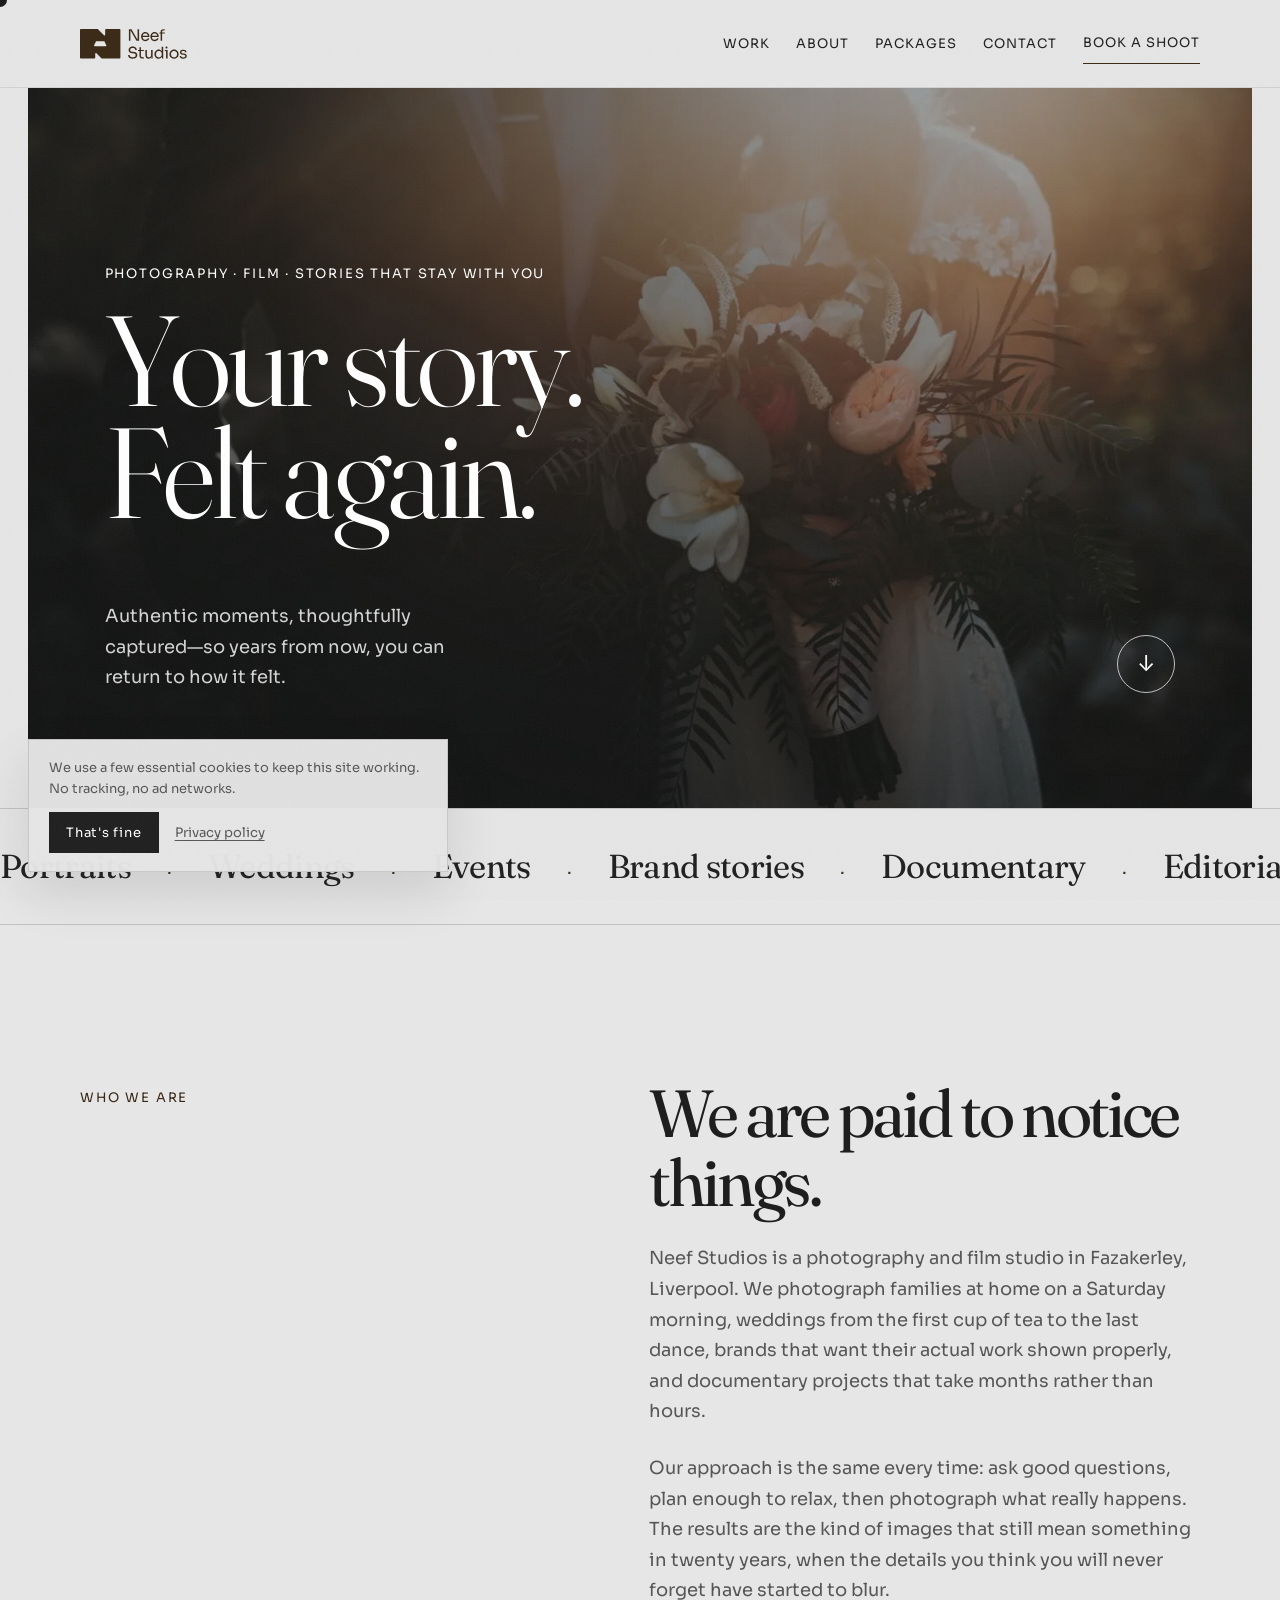
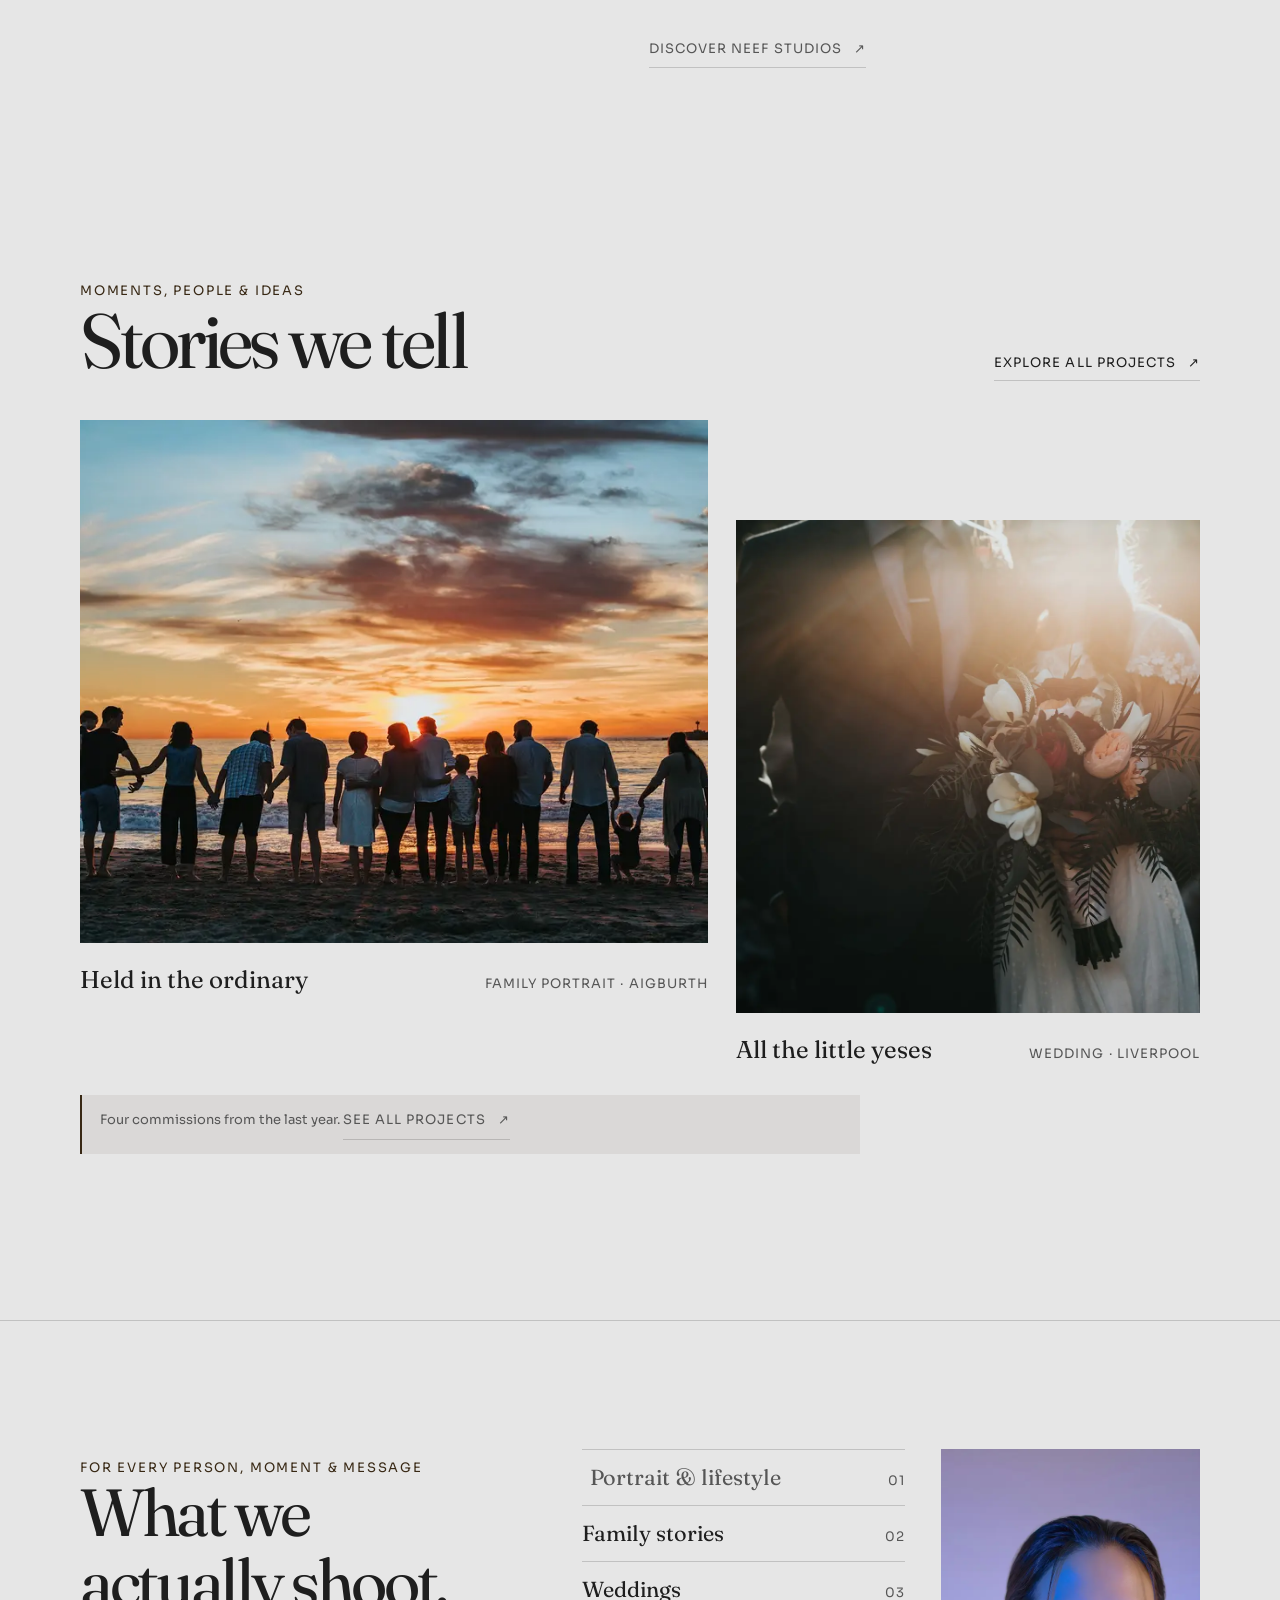
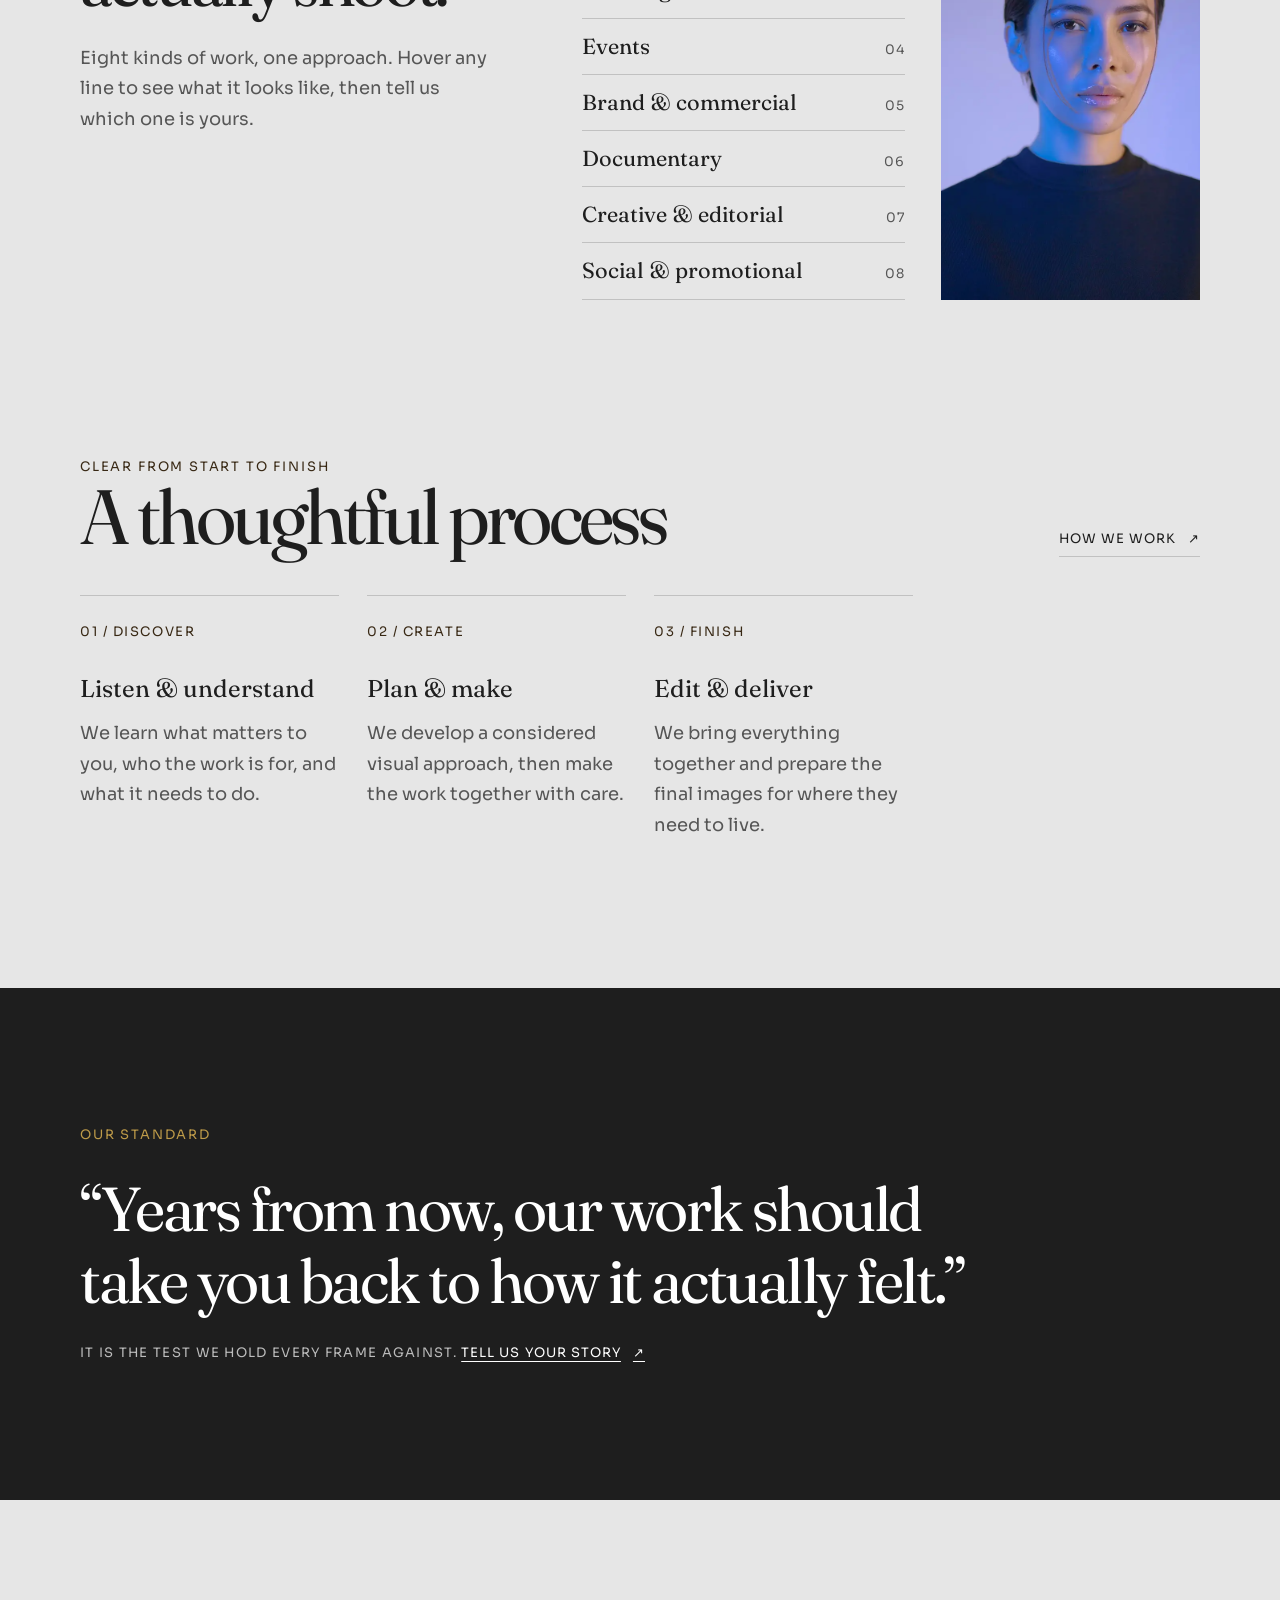
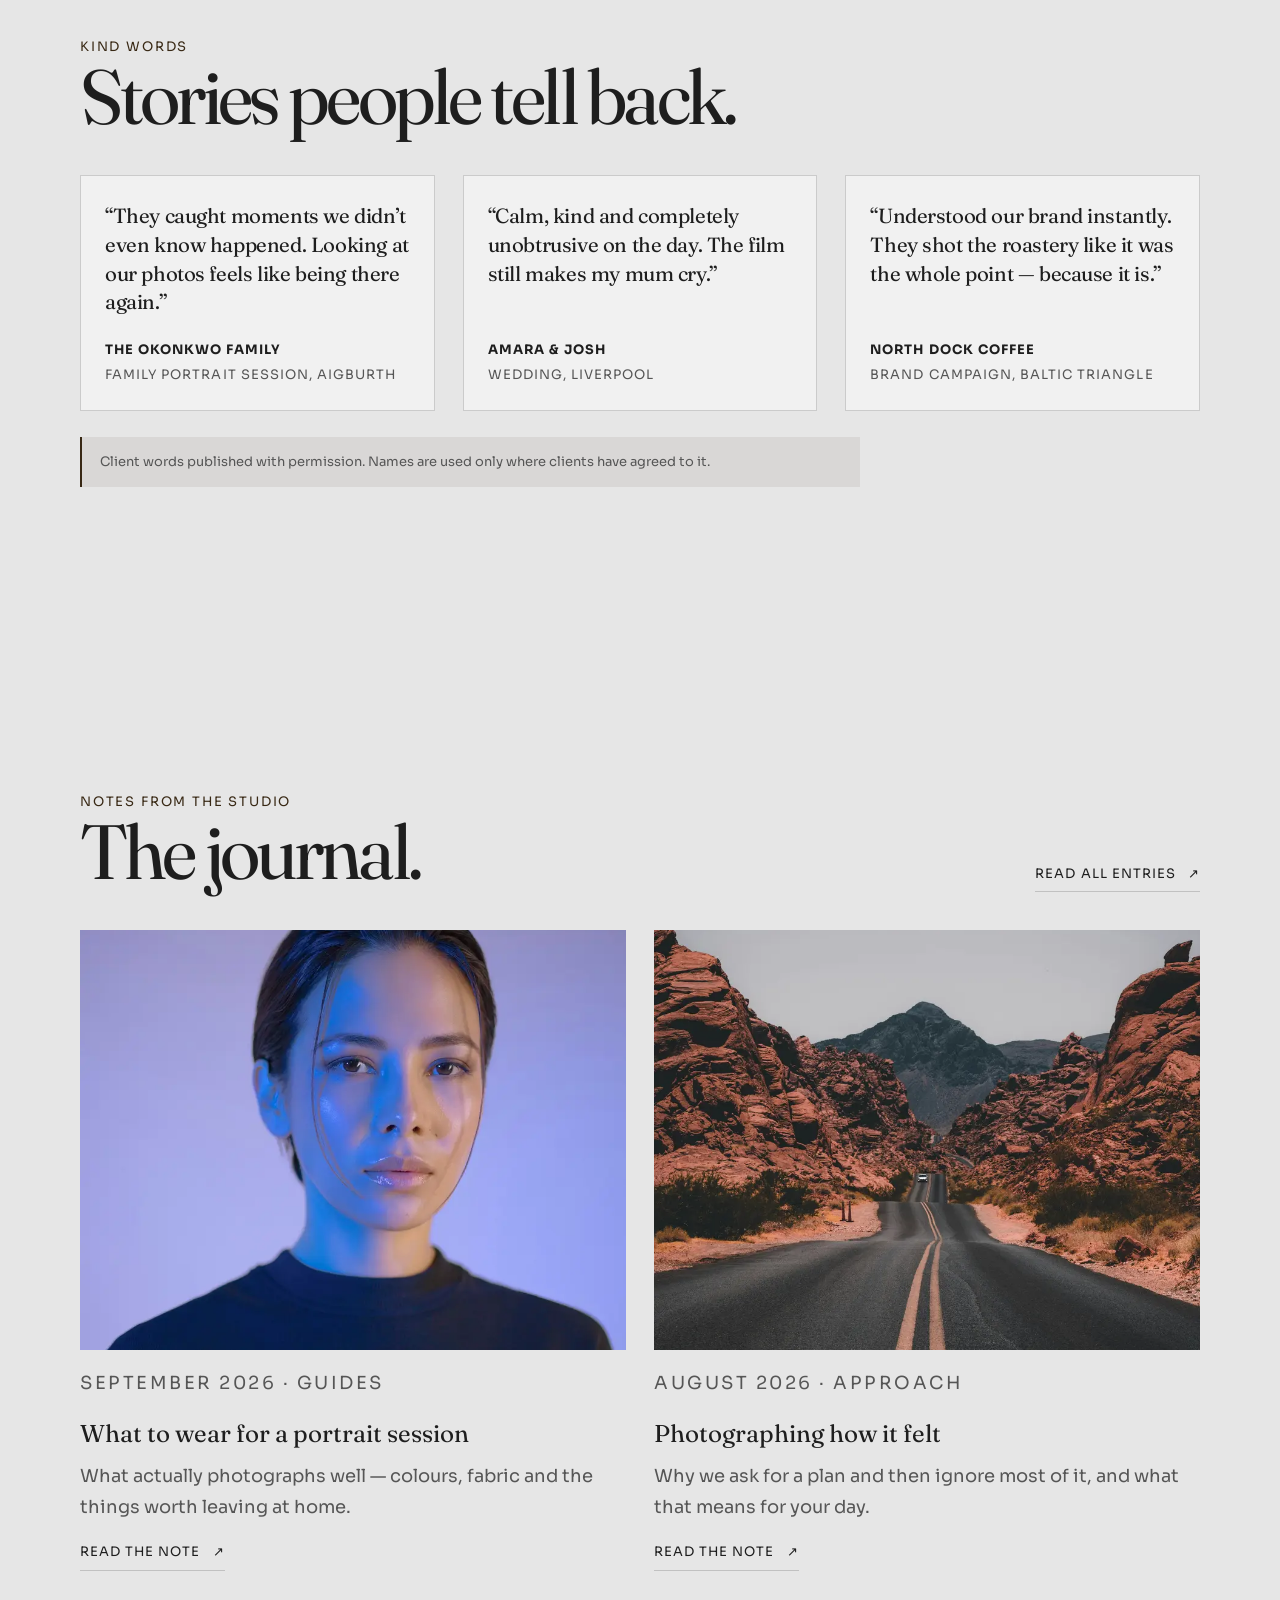
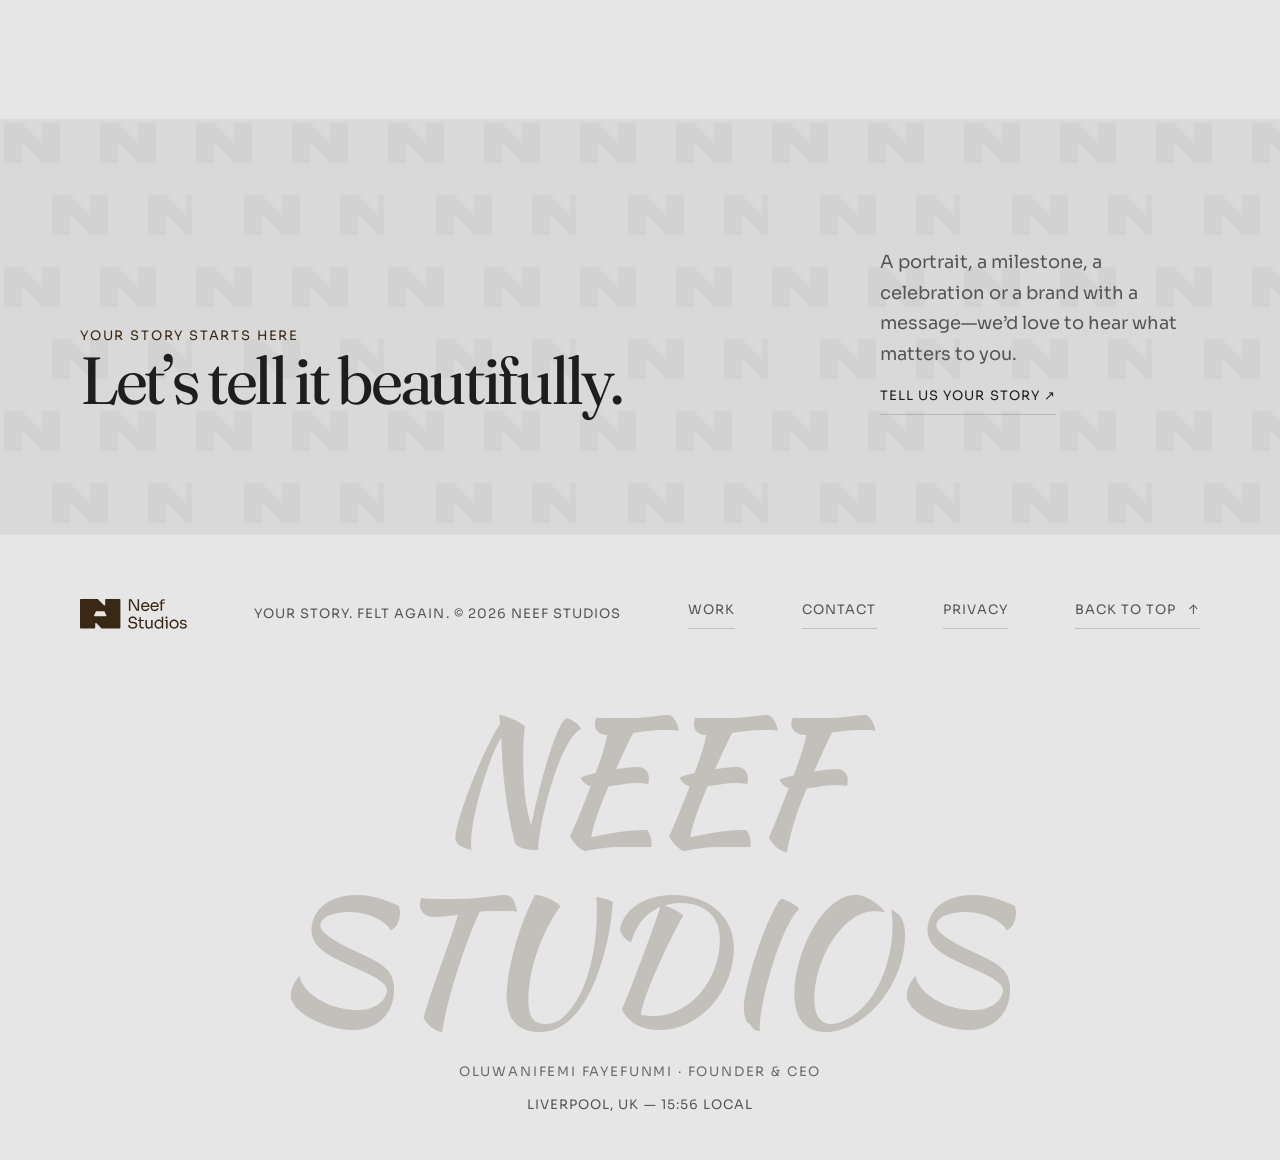
<file: index.html>
<!DOCTYPE html>
<html lang="en-GB" class="no-js">
<head>
    <meta charset="UTF-8">
    <meta name="viewport" content="width=device-width, initial-scale=1.0">
    <meta name="description" content="Neef Studios captures authentic moments and turns them into timeless photography and films that take you back to how it felt.">
    <meta name="theme-color" content="#1e1e1e">
    <meta name="referrer" content="strict-origin-when-cross-origin">
    <meta property="og:title" content="Neef Studios — Your Story, Felt Again">
    <meta property="og:description" content="Authentic photography and videography for people, families, weddings, events and brands in Liverpool.">
    <meta property="og:type" content="website">
    <meta property="og:image" content="https://neefstudios.co.uk/assets/img/webp/wedding-611481863552-1600.webp">
    <meta property="og:image:width" content="1200">
    <meta property="og:image:height" content="800">
    <meta property="og:image:alt" content="Wedding celebration photographed by Neef Studios in Liverpool">
    <link rel="canonical" href="https://neefstudios.co.uk/">
    <meta property="og:url" content="https://neefstudios.co.uk/">
    <meta property="og:site_name" content="Neef Studios">
    <meta name="twitter:card" content="summary_large_image">
    <title>Neef Studios — Your Story, Felt Again</title>
    <link rel="preload" href="assets/fonts/sora/sora-latin-var.woff2" as="font" type="font/woff2" crossorigin>
    <link rel="preload" href="assets/fonts/fraunces-latin.woff2" as="font" type="font/woff2" crossorigin>
    <link rel="icon" type="image/svg+xml" href="assets/brand/logo-icon-brown.svg">
    <link rel="icon" type="image/png" sizes="32x32" href="assets/favicon-32x32.png">
    <link rel="apple-touch-icon" sizes="180x180" href="assets/apple-touch-icon.png">
    <link rel="stylesheet" href="styles.css">
    <script>document.documentElement.classList.replace("no-js","js");</script>
    <script defer src="site.js"></script>
    <script type="application/ld+json">
    {
        "@context": "https://schema.org",
        "@type": "ProfessionalService",
        "name": "Neef Studios",
        "description": "Neef Studios captures authentic moments and turns them into timeless photography and films that take you back to how it felt.",
        "url": "https://neefstudios.co.uk/",
        "areaServed": "Liverpool, United Kingdom",
        "address": {
            "@type": "PostalAddress",
            "addressLocality": "Liverpool",
            "addressCountry": "GB"
        },
        "priceRange": "$$",
        "knowsAbout": [
            "Portrait and lifestyle photography",
            "Family stories",
            "Weddings",
            "Events",
            "Brand and commercial",
            "Documentary",
            "Creative and editorial",
            "Social and promotional content"
        ]
    }
    </script>
</head>
<body>
    <a class="skip-link" href="#main-content">Skip to main content</a>
    <header class="site-header" id="top">
        <a class="wordmark" href="index.html" aria-label="Neef Studios home"><img class="brand-mark" src="assets/brand/logo-full-brown.svg" alt="Neef Studios"></a>
        <button class="nav-toggle" type="button" aria-expanded="false" aria-controls="primary-nav" aria-label="Open menu"><span class="nav-toggle__bar" aria-hidden="true"></span><span class="nav-toggle__bar" aria-hidden="true"></span><span class="nav-toggle__bar" aria-hidden="true"></span></button>
        <nav class="nav-links" id="primary-nav" aria-label="Main navigation">
            <a href="work.html">Work</a>
            <a href="about.html">About</a>
            <a href="packages.html">Packages</a>
            <a href="contact.html">Contact</a>
            <a class="contact-link" href="contact.html" data-booking-trigger data-service="Booking enquiry">Book a shoot</a>
        </nav>
    </header>

    <main id="main-content" tabindex="-1">
        <section class="hero hero-home" aria-labelledby="hero-title">
            <img class="hero-media" src="assets/img/webp/wedding-611481863552-1600.webp"
                srcset="assets/img/webp/wedding-611481863552-480.webp 480w, assets/img/webp/wedding-611481863552-900.webp 900w, assets/img/webp/wedding-611481863552-1600.webp 1600w, assets/img/webp/wedding-611481863552-2200.webp 2200w"
                sizes="100vw" width="1600" height="1067" fetchpriority="high" decoding="async" alt="">
            <div class="hero-content hero-fade">
                <p class="eyebrow">Photography · Film · Stories that stay with you</p>
                <h1 id="hero-title"><span class="hero-line"><span>Your story.</span></span><span class="hero-line"><span>Felt again.</span></span></h1>
                <div class="hero-bottom">
                    <p class="hero-copy">Authentic moments, thoughtfully captured—so years from now, you can return to how it felt.</p>
                    <a class="round-link" href="#work" aria-label="Explore selected work">↓</a>
                </div>
            </div>
        </section>

        <div class="marquee" aria-hidden="true">
            <div class="marquee__track">
                <span class="marquee__item">Portraits</span><span class="marquee__dot">·</span>
                <span class="marquee__item">Weddings</span><span class="marquee__dot">·</span>
                <span class="marquee__item">Events</span><span class="marquee__dot">·</span>
                <span class="marquee__item">Brand stories</span><span class="marquee__dot">·</span>
                <span class="marquee__item">Documentary</span><span class="marquee__dot">·</span>
                <span class="marquee__item">Editorial</span><span class="marquee__dot">·</span>
                <span class="marquee__item">Portraits</span><span class="marquee__dot">·</span>
                <span class="marquee__item">Weddings</span><span class="marquee__dot">·</span>
                <span class="marquee__item">Events</span><span class="marquee__dot">·</span>
                <span class="marquee__item">Brand stories</span><span class="marquee__dot">·</span>
                <span class="marquee__item">Documentary</span><span class="marquee__dot">·</span>
                <span class="marquee__item">Editorial</span><span class="marquee__dot">·</span>
            </div>
        </div>

        <section class="section intro" aria-labelledby="intro-title">
            <div class="reveal">
                <p class="section-label">Who we are</p>
            </div>
            <div class="reveal" style="--reveal-delay: 90ms">
                <h2 id="intro-title">We are paid to notice things.</h2>
                <p class="intro-copy">Neef Studios is a photography and film studio in Fazakerley, Liverpool. We photograph families at home on a Saturday morning, weddings from the first cup of tea to the last dance, brands that want their actual work shown properly, and documentary projects that take months rather than hours.</p>
                <p class="intro-copy">Our approach is the same every time: ask good questions, plan enough to relax, then photograph what really happens. The results are the kind of images that still mean something in twenty years, when the details you think you will never forget have started to blur.</p>
                <p class="intro-copy"><a class="text-link" href="about.html">Discover Neef Studios <span aria-hidden="true">↗</span></a></p>
            </div>
        </section>

        <section class="section work" id="work" aria-labelledby="work-title">
            <div class="section-heading reveal">
                <div>
                    <p class="section-label">Moments, people &amp; ideas</p>
                    <h2 id="work-title">Stories we tell</h2>
                </div>
                <a class="text-link" href="work.html">Explore all projects <span aria-hidden="true">↗</span></a>
            </div>
            <div class="projects reveal-group">
                <article class="project">
                    <a class="project-card-link" data-cursor-label="View" href="projects/somewhere-slowly.html">
                        <div class="project-image-wrap">
                            <img class="project-image" src="assets/img/webp/family-dc8714191300-900.webp"
                                srcset="assets/img/webp/family-dc8714191300-480.webp 480w, assets/img/webp/family-dc8714191300-900.webp 900w, assets/img/webp/family-dc8714191300-1600.webp 1600w"
                                sizes="(max-width: 700px) 92vw, 55vw" width="1600" height="1067" loading="lazy" decoding="async" alt="Family sharing a candid moment during a portrait session in Aigburth, Liverpool">
                            <div class="project-overlay">
                                <span>Portraits · Families</span>
                                <strong>Breakfast, piano practice and the walk to school — a Saturday morning with one family in Aigburth.</strong>
                            </div>
                        </div>
                        <div class="project-meta">
                            <h3>Held in the ordinary</h3>
                            <p>Family portrait · Aigburth</p>
                        </div>
                    </a>
                </article>
                <article class="project">
                    <a class="project-card-link" data-cursor-label="View" href="projects/closer-to-the-tide.html">
                        <div class="project-image-wrap">
                            <img class="project-image" src="assets/img/webp/wedding-611481863552-900.webp"
                                srcset="assets/img/webp/wedding-611481863552-480.webp 480w, assets/img/webp/wedding-611481863552-900.webp 900w, assets/img/webp/wedding-611481863552-1600.webp 1600w"
                                sizes="(max-width: 700px) 92vw, 40vw" width="1600" height="1067" loading="lazy" decoding="async" alt="Wedding celebration photographed at Amara and Josh's Liverpool wedding">
                            <div class="project-overlay">
                                <span>Weddings · Events</span>
                                <strong>One crew, no long shot list, and a dance floor that never emptied.</strong>
                            </div>
                        </div>
                        <div class="project-meta">
                            <h3>All the little yeses</h3>
                            <p>Wedding · Liverpool</p>
                        </div>
                    </a>
                </article>
            </div>
            <p class="concept-disclosure">Four commissions from the last year. <a class="text-link" href="work.html">See all projects <span aria-hidden="true">↗</span></a></p>
        </section>

        <section class="section services reveal" aria-labelledby="services-title">
            <div>
                <p class="section-label">For every person, moment &amp; message</p>
                <h2 id="services-title">What we actually shoot.</h2>
                <p class="body-copy">Eight kinds of work, one approach. Hover any line to see what it looks like, then tell us which one is yours.</p>
            </div>
            <div class="service-showcase">
                <ul class="service-index reveal-group" aria-label="Our services">
                    <li><button class="service-item" type="button" data-service-preview="assets/img/webp/portrait-53994a69daeb-900.webp" aria-pressed="false"><span class="service-name">Portrait &amp; lifestyle</span><span class="service-number">01</span></button></li>
                    <li><button class="service-item" type="button" data-service-preview="assets/img/webp/family-dc8714191300-900.webp" aria-pressed="false"><span class="service-name">Family stories</span><span class="service-number">02</span></button></li>
                    <li><button class="service-item" type="button" data-service-preview="assets/img/webp/wedding-611481863552-900.webp" aria-pressed="false"><span class="service-name">Weddings</span><span class="service-number">03</span></button></li>
                    <li><button class="service-item" type="button" data-service-preview="assets/img/webp/event-ef04bbd61622-900.webp" aria-pressed="false"><span class="service-name">Events</span><span class="service-number">04</span></button></li>
                    <li><button class="service-item" type="button" data-service-preview="assets/img/webp/brand-e2822e304c36-900.webp" aria-pressed="false"><span class="service-name">Brand &amp; commercial</span><span class="service-number">05</span></button></li>
                    <li><button class="service-item" type="button" data-service-preview="assets/img/webp/documentary-3be344556be6-900.webp" aria-pressed="false"><span class="service-name">Documentary</span><span class="service-number">06</span></button></li>
                    <li><button class="service-item" type="button" data-service-preview="assets/img/webp/editorial-b586d89ba3ee-900.webp" aria-pressed="false"><span class="service-name">Creative &amp; editorial</span><span class="service-number">07</span></button></li>
                    <li><button class="service-item" type="button" data-service-preview="assets/img/webp/social-5b21e879e113-900.webp" aria-pressed="false"><span class="service-name">Social &amp; promotional</span><span class="service-number">08</span></button></li>
                </ul>
                <div class="service-preview" data-service-preview-panel aria-hidden="true">
                    <img src="assets/img/webp/portrait-53994a69daeb-900.webp" alt="" class="is-active">
                    <span>Explore our services</span>
                </div>
            </div>
        </section>

        <section class="section home-process reveal" aria-labelledby="process-title">
            <div class="section-heading">
                <div>
                    <p class="section-label">Clear from start to finish</p>
                    <h2 id="process-title">A thoughtful process</h2>
                </div>
                <a class="text-link" href="about.html">How we work <span aria-hidden="true">↗</span></a>
            </div>
            <div class="process-grid reveal-group">
                <article class="process-card">
                    <span class="number">01 / DISCOVER</span>
                    <h3>Listen &amp; understand</h3>
                    <p>We learn what matters to you, who the work is for, and what it needs to do.</p>
                </article>
                <article class="process-card">
                    <span class="number">02 / CREATE</span>
                    <h3>Plan &amp; make</h3>
                    <p>We develop a considered visual approach, then make the work together with care.</p>
                </article>
                <article class="process-card">
                    <span class="number">03 / FINISH</span>
                    <h3>Edit &amp; deliver</h3>
                    <p>We bring everything together and prepare the final images for where they need to live.</p>
                </article>
            </div>
        </section>

        <section class="testimonial quote-reveal" aria-labelledby="approach-title">
            <div class="section">
                <p class="section-label">Our standard</p>
                <blockquote id="approach-title">“Years from now, our work should take you back to how it actually felt.”</blockquote>
                <p class="body-copy">It is the test we hold every frame against. <a class="text-link" href="contact.html" data-booking-trigger data-service="General enquiry">Tell us your story <span aria-hidden="true">↗</span></a></p>
            </div>
        </section>

        <section class="section testimonials reveal" aria-labelledby="testimonials-title">
            <div class="section-heading">
                <div>
                    <p class="section-label">Kind words</p>
                    <h2 id="testimonials-title">Stories people tell back.</h2>
                </div>
            </div>
            <div class="testimonial-grid reveal-group">
                <figure class="testimonial-card" data-numeral="01">
                    <blockquote>“They caught moments we didn’t even know happened. Looking at our photos feels like being there again.”</blockquote>
                    <figcaption><strong>The Okonkwo family</strong><span>Family portrait session, Aigburth</span></figcaption>
                </figure>
                <figure class="testimonial-card" data-numeral="02">
                    <blockquote>“Calm, kind and completely unobtrusive on the day. The film still makes my mum cry.”</blockquote>
                    <figcaption><strong>Amara &amp; Josh</strong><span>Wedding, Liverpool</span></figcaption>
                </figure>
                <figure class="testimonial-card" data-numeral="03">
                    <blockquote>“Understood our brand instantly. They shot the roastery like it was the whole point — because it is.”</blockquote>
                    <figcaption><strong>North Dock Coffee</strong><span>Brand campaign, Baltic Triangle</span></figcaption>
                </figure>
            </div>
            <p class="concept-disclosure">Client words published with permission. Names are used only where clients have agreed to it.</p>
        </section>

        <section class="section journal reveal" aria-labelledby="journal-title">
            <div class="section-heading">
                <div>
                    <p class="section-label">Notes from the studio</p>
                    <h2 id="journal-title">The journal.</h2>
                </div>
                <a class="text-link" href="journal/index.html">Read all entries <span aria-hidden="true">↗</span></a>
            </div>
            <div class="journal-grid reveal-group">
                <article class="journal-card">
                    <a class="journal-card-link" data-cursor-label="Read" href="journal/what-to-wear.html">
                        <div class="journal-image journal-image-one" role="img" aria-label="Soft evening portrait light"></div>
                        <div class="journal-meta">
                            <p class="journal-date">September 2026 · Guides</p>
                            <h3>What to wear for a portrait session</h3>
                            <p>What actually photographs well — colours, fabric and the things worth leaving at home.</p>
                            <span class="text-link">Read the note <span aria-hidden="true">↗</span></span>
                        </div>
                    </a>
                </article>
                <article class="journal-card">
                    <a class="journal-card-link" data-cursor-label="Read" href="journal/how-it-feels.html">
                        <div class="journal-image journal-image-two" role="img" aria-label="A quiet documentary moment at a wedding"></div>
                        <div class="journal-meta">
                            <p class="journal-date">August 2026 · Approach</p>
                            <h3>Photographing how it felt</h3>
                            <p>Why we ask for a plan and then ignore most of it, and what that means for your day.</p>
                            <span class="text-link">Read the note <span aria-hidden="true">↗</span></span>
                        </div>
                    </a>
                </article>
            </div>
        </section>

        <section class="contact reveal" aria-labelledby="contact-title">
            <div class="section contact-inner">
                <div>
                    <p class="section-label">Your story starts here</p>
                    <h2 id="contact-title">Let’s tell it beautifully.</h2>
                </div>
                <p class="contact-note">A portrait, a milestone, a celebration or a brand with a message—we’d love to hear what matters to you.<br>
                    <a class="text-link" href="contact.html" data-booking-trigger data-service="General enquiry">Tell us your story <span aria-hidden="true">↗</span></a>
                </p>
            </div>
        </section>
    </main>

    <footer class="site-footer">
        <a class="wordmark" href="index.html" aria-label="Neef Studios home"><img class="brand-mark" src="assets/brand/logo-full-brown.svg" alt="Neef Studios"></a>
        <p class="footer-tagline">Your story. Felt again. © <span data-current-year></span> Neef Studios</p>
        <a class="text-link" href="work.html">Work</a>
        <a class="text-link" href="contact.html">Contact</a>
        <a class="text-link" href="privacy.html">Privacy</a>
        <a class="text-link" href="#top" data-scroll-top>Back to top <span aria-hidden="true">↑</span></a>
    </footer>
    <a class="floating-cta" href="contact.html" data-booking-trigger data-service="Booking enquiry">Book a shoot</a>
</body>
</html>
</file>
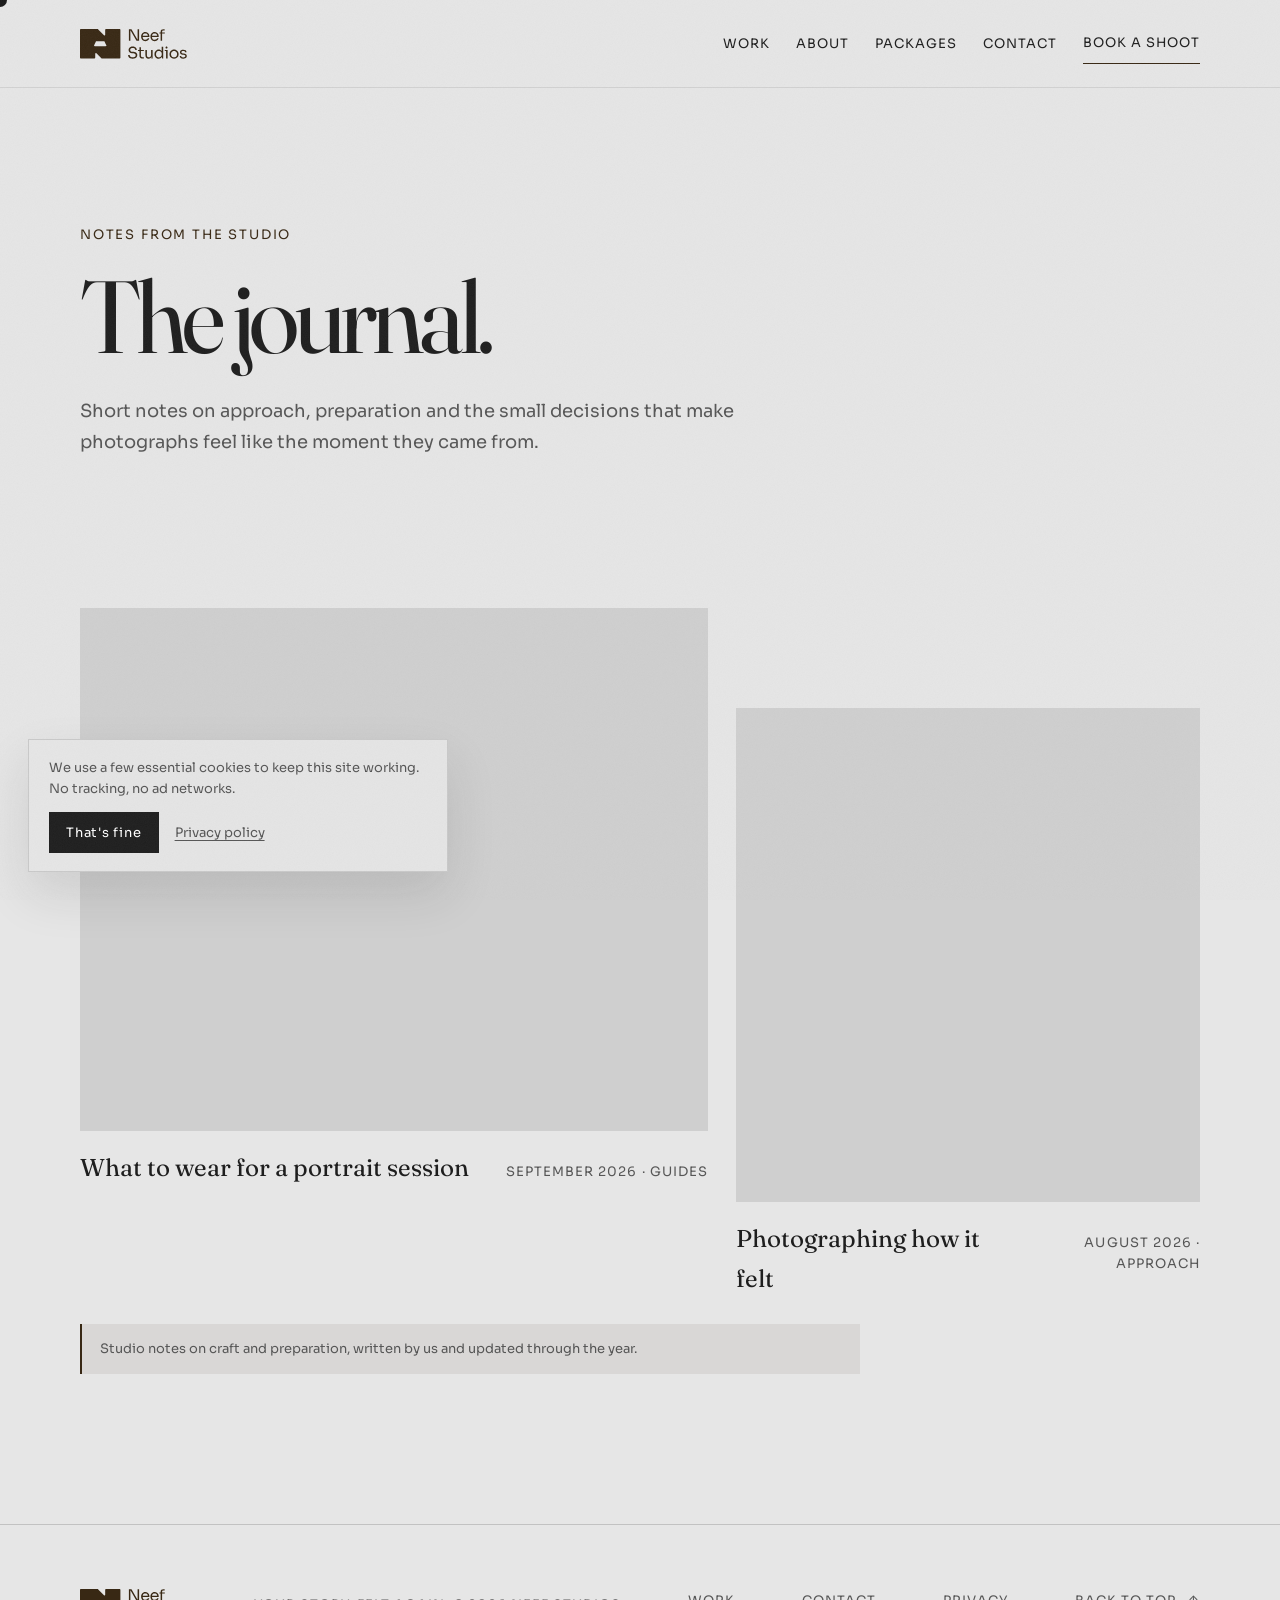
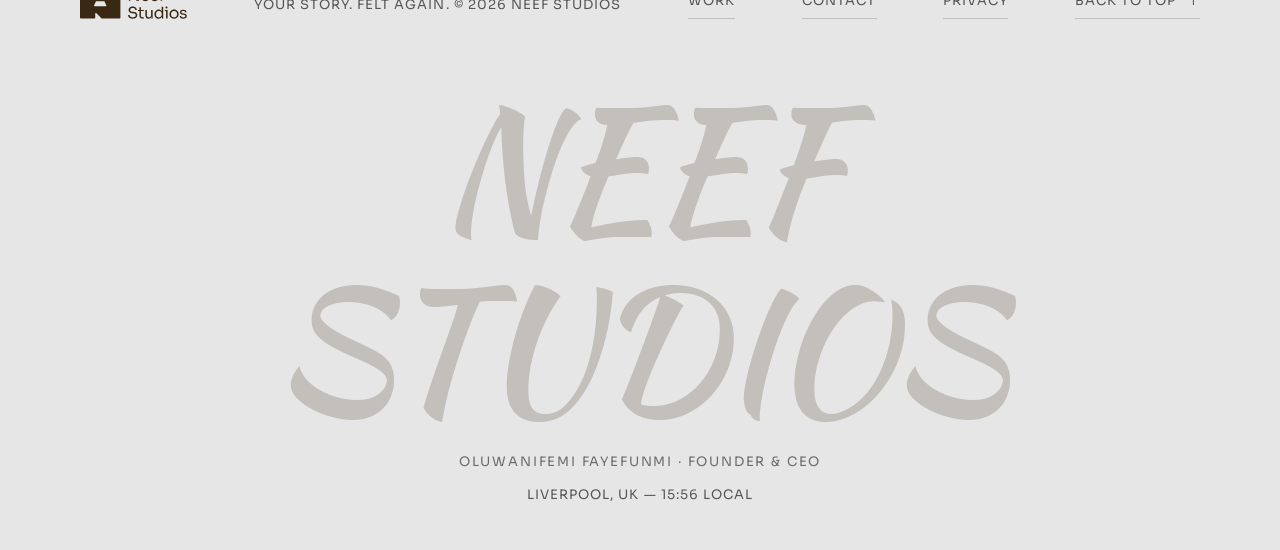
<file: journal/index.html>
<!DOCTYPE html>
<html lang="en-GB" class="no-js">
<head>
    <meta charset="UTF-8">
    <meta name="viewport" content="width=device-width, initial-scale=1.0">
    <meta name="description" content="Notes from the Neef Studios journal — portrait guides, creative approach and thoughts on photographing how moments felt.">
    <meta name="theme-color" content="#1e1e1e">
    <meta name="referrer" content="strict-origin-when-cross-origin">
    <meta property="og:title" content="Journal — Neef Studios">
    <meta property="og:description" content="Notes from the studio — portrait guides, creative approach and thoughts on photographing how moments felt.">
    <meta property="og:type" content="website">
    <meta property="og:image" content="https://neefstudios.co.uk/assets/img/webp/editorial-b586d89ba3ee-900.webp">
    <meta property="og:image:width" content="900">
    <meta property="og:image:height" content="600">
    <meta property="og:image:alt" content="Journal photograph by Neef Studios, Liverpool">
    <link rel="canonical" href="https://neefstudios.co.uk/journal/index.html">
    <meta property="og:url" content="https://neefstudios.co.uk/journal/index.html">
    <meta property="og:site_name" content="Neef Studios">
    <meta name="twitter:card" content="summary_large_image">
    <title>Journal — Neef Studios</title>
    <link rel="preload" href="../assets/fonts/sora/sora-latin-var.woff2" as="font" type="font/woff2" crossorigin>
    <link rel="preload" href="../assets/fonts/fraunces-latin.woff2" as="font" type="font/woff2" crossorigin>
    <link rel="icon" type="image/svg+xml" href="../assets/brand/logo-icon-brown.svg">
    <link rel="icon" type="image/png" sizes="32x32" href="../assets/favicon-32x32.png">
    <link rel="apple-touch-icon" sizes="180x180" href="../assets/apple-touch-icon.png">
    <link rel="stylesheet" href="../styles.css">
    <script>document.documentElement.classList.replace("no-js","js");</script>
    <script defer src="../site.js"></script>
</head>
<body>
    <a class="skip-link" href="#main-content">Skip to main content</a>
    <header class="site-header" id="top">
        <a class="wordmark" href="../index.html" aria-label="Neef Studios home"><img class="brand-mark" src="../assets/brand/logo-full-brown.svg" alt="Neef Studios"></a>
        <button class="nav-toggle" type="button" aria-expanded="false" aria-controls="primary-nav" aria-label="Open menu"><span class="nav-toggle__bar" aria-hidden="true"></span><span class="nav-toggle__bar" aria-hidden="true"></span><span class="nav-toggle__bar" aria-hidden="true"></span></button>
        <nav class="nav-links" id="primary-nav" aria-label="Main navigation">
            <a href="../work.html">Work</a>
            <a href="../about.html">About</a>
            <a href="../packages.html">Packages</a>
            <a href="../contact.html">Contact</a>
            <a class="contact-link" href="../contact.html" data-booking-trigger data-service="Booking enquiry">Book a shoot</a>
        </nav>
    </header>
    <main id="main-content" tabindex="-1">
        <section class="section page-intro reveal" aria-labelledby="page-title">
            <p class="section-label">Notes from the studio</p>
            <h1 class="page-title" id="page-title">The journal.</h1>
            <p class="body-copy">Short notes on approach, preparation and the small decisions that make photographs feel like the moment they came from.</p>
        </section>
        <section class="section archive-grid reveal" aria-label="Journal entries">
            <div class="projects">
                <article class="project">
                    <a class="project-card-link" href="what-to-wear.html">
                        <div class="project-image-wrap">
                            <div class="project-image journal-hero-one" role="img" aria-label="Soft evening light during a portrait session"></div>
                            <div class="project-overlay">
                                <span>Guides</span>
                                <strong>Simple choices that keep the focus on you.</strong>
                            </div>
                        </div>
                        <div class="project-meta">
                            <h2>What to wear for a portrait session</h2>
                            <p>September 2026 · Guides</p>
                        </div>
                    </a>
                </article>
                <article class="project">
                    <a class="project-card-link" href="how-it-feels.html">
                        <div class="project-image-wrap">
                            <div class="project-image journal-hero-two" role="img" aria-label="A quiet in-between moment during a wedding day"></div>
                            <div class="project-overlay">
                                <span>Approach</span>
                                <strong>Chasing the in-between moments that say the most.</strong>
                            </div>
                        </div>
                        <div class="project-meta">
                            <h2>Photographing how it felt</h2>
                            <p>August 2026 · Approach</p>
                        </div>
                    </a>
                </article>
            </div>
            <p class="concept-disclosure">Studio notes on craft and preparation, written by us and updated through the year.</p>
        </section>
    </main>
    <footer class="site-footer site-footer--bordered">
        <a class="wordmark" href="../index.html" aria-label="Neef Studios home"><img class="brand-mark" src="../assets/brand/logo-full-brown.svg" alt="Neef Studios"></a>
        <p class="footer-tagline">Your story. Felt again. © <span data-current-year></span> Neef Studios</p>
        <a class="text-link" href="../work.html">Work</a>
        <a class="text-link" href="../contact.html">Contact</a>
        <a class="text-link" href="../privacy.html">Privacy</a>
        <a class="text-link" href="#top" data-scroll-top>Back to top <span aria-hidden="true">↑</span></a>
    </footer>
    <a class="floating-cta" href="../contact.html" data-booking-trigger data-service="Booking enquiry">Book a shoot</a>
</body>
</html>
</file>
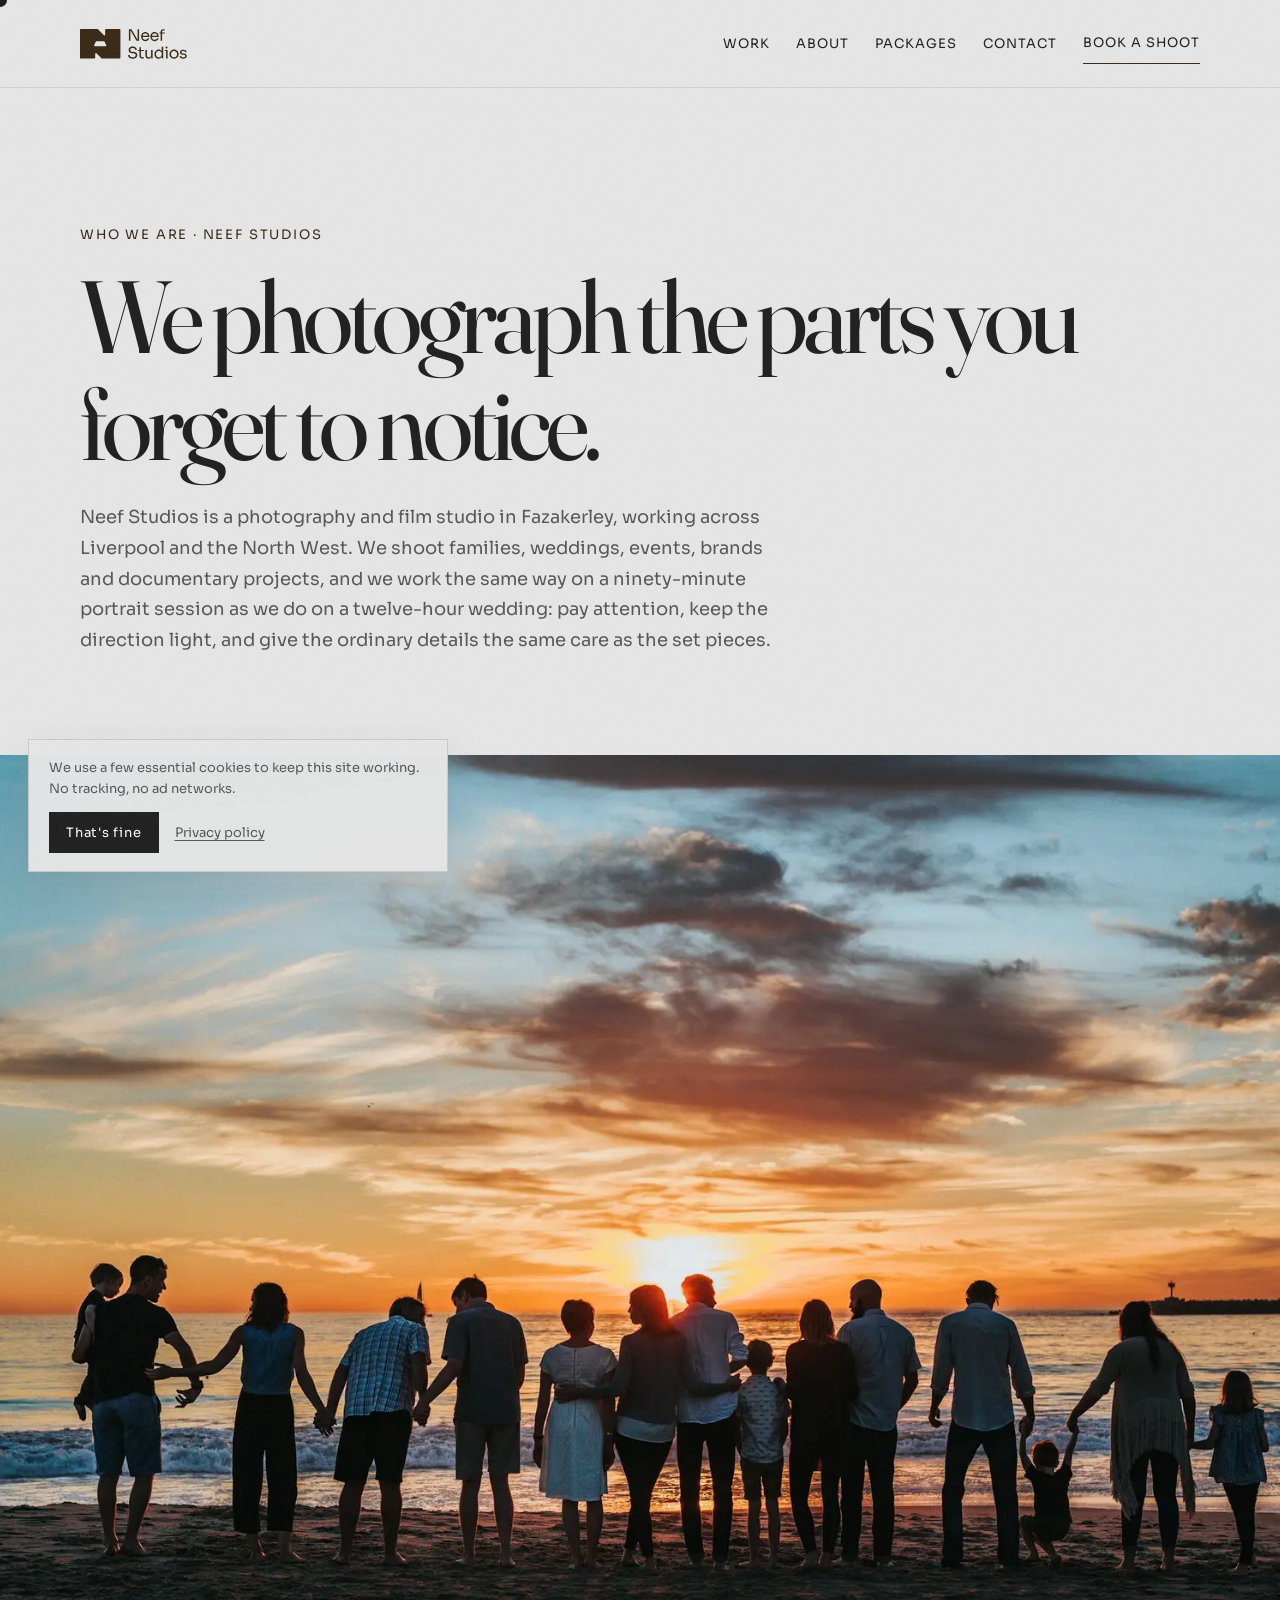
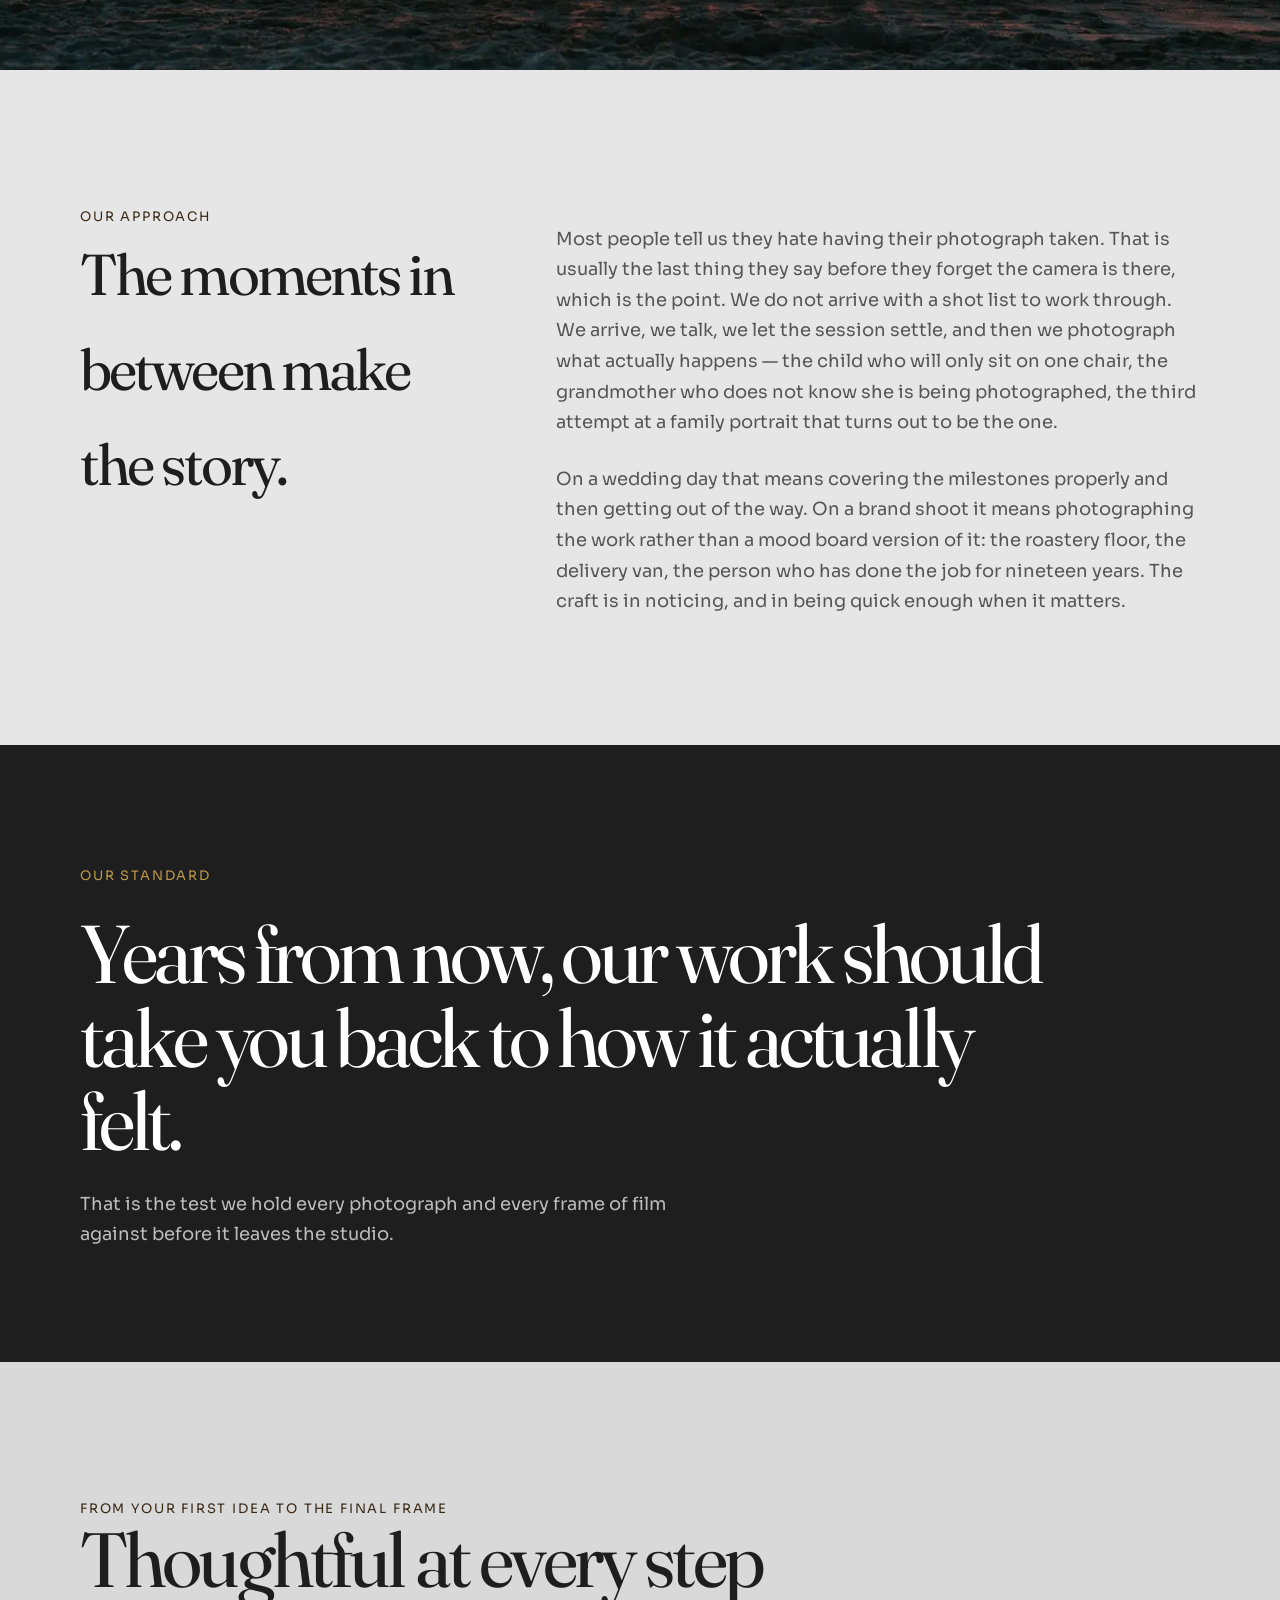
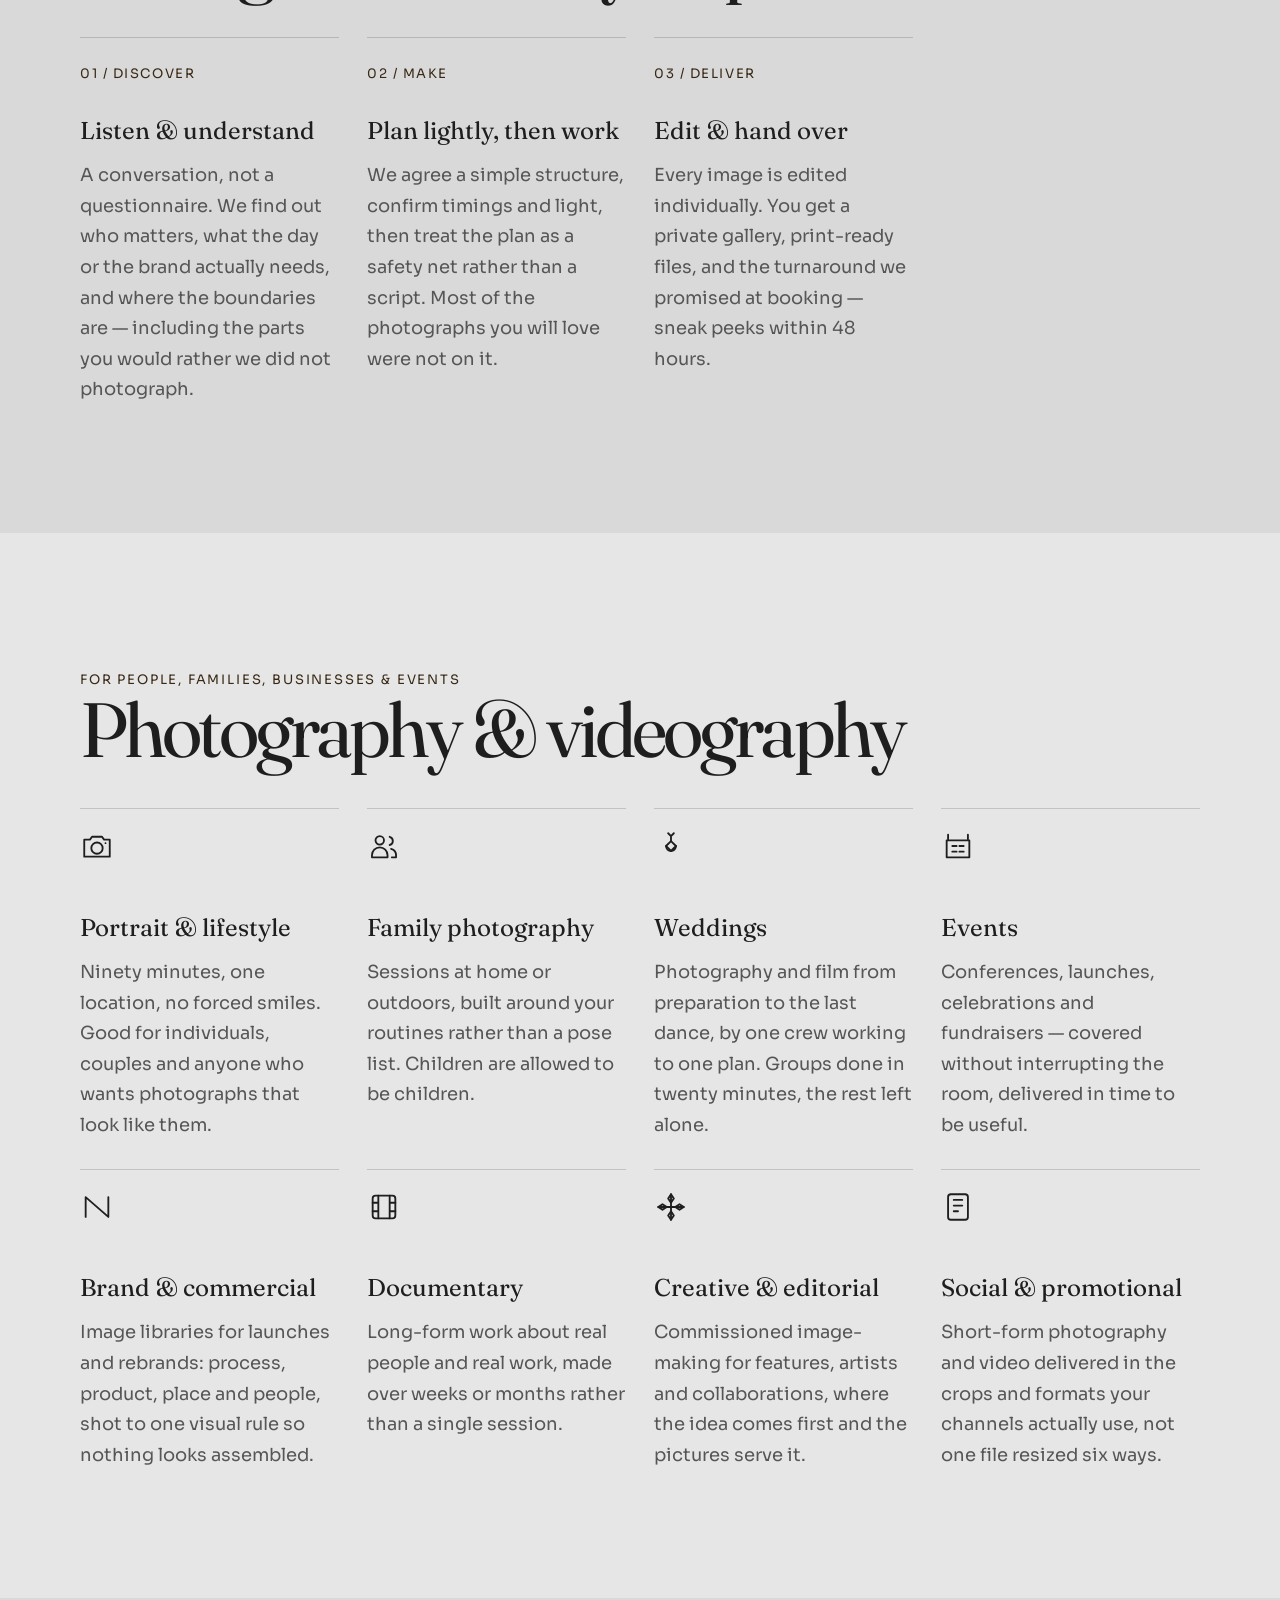
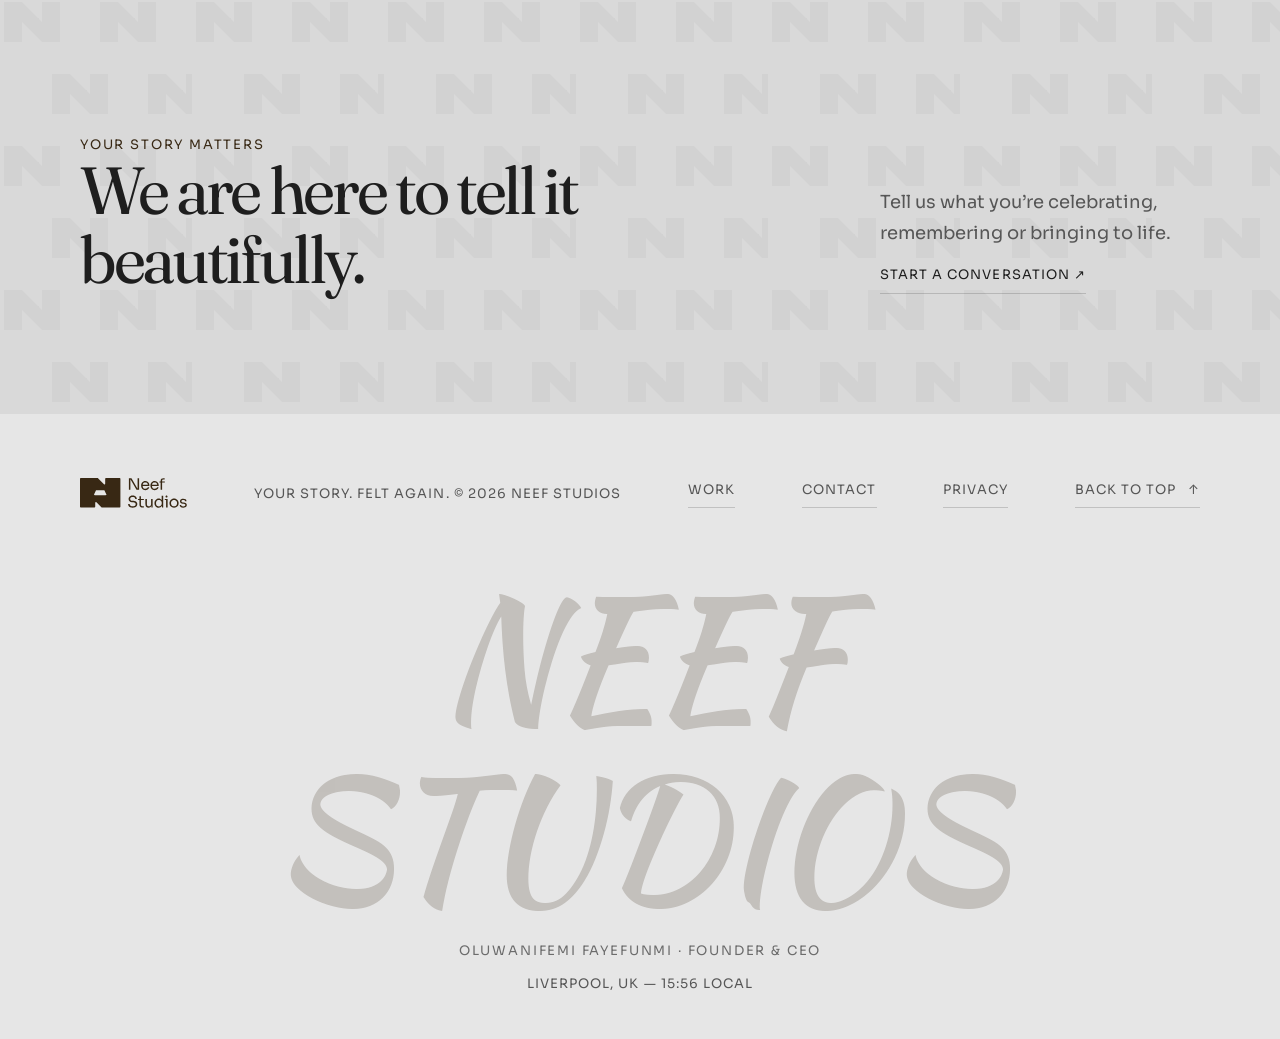
<file: about.html>
<!DOCTYPE html>
<html lang="en-GB" class="no-js">
<head>
    <meta charset="UTF-8">
    <meta name="viewport" content="width=device-width, initial-scale=1.0">
    <meta name="description" content="Neef Studios is a photography and film studio in Fazakerley, Liverpool, working across family portraiture, weddings, events, brands and documentary projects.">
    <meta name="theme-color" content="#1e1e1e">
    <meta name="referrer" content="strict-origin-when-cross-origin">
    <meta property="og:title" content="About &amp; Services — Neef Studios">
    <meta property="og:description" content="A Liverpool photography and film studio — how we work, what we shoot and what you can expect.">
    <meta property="og:type" content="website">
    <meta property="og:image" content="https://neefstudios.co.uk/assets/img/webp/family-dc8714191300-1600.webp">
    <meta property="og:image:width" content="1200">
    <meta property="og:image:height" content="800">
    <meta property="og:image:alt" content="Family portrait moment photographed by Neef Studios">
    <link rel="canonical" href="https://neefstudios.co.uk/about.html">
    <meta property="og:url" content="https://neefstudios.co.uk/about.html">
    <meta property="og:site_name" content="Neef Studios">
    <meta name="twitter:card" content="summary_large_image">
    <title>About &amp; Services — Neef Studios</title>
    <link rel="preload" href="assets/fonts/sora/sora-latin-var.woff2" as="font" type="font/woff2" crossorigin>
    <link rel="preload" href="assets/fonts/fraunces-latin.woff2" as="font" type="font/woff2" crossorigin>
    <link rel="icon" type="image/svg+xml" href="assets/brand/logo-icon-brown.svg">
    <link rel="icon" type="image/png" sizes="32x32" href="assets/favicon-32x32.png">
    <link rel="apple-touch-icon" sizes="180x180" href="assets/apple-touch-icon.png">
    <link rel="stylesheet" href="styles.css">
    <script>document.documentElement.classList.replace("no-js","js");</script>
    <script defer src="site.js"></script>
</head>
<body>
    <a class="skip-link" href="#main-content">Skip to main content</a>
    <header class="site-header" id="top">
        <a class="wordmark" href="index.html" aria-label="Neef Studios home"><img class="brand-mark" src="assets/brand/logo-full-brown.svg" alt="Neef Studios"></a>
        <button class="nav-toggle" type="button" aria-expanded="false" aria-controls="primary-nav" aria-label="Open menu"><span class="nav-toggle__bar" aria-hidden="true"></span><span class="nav-toggle__bar" aria-hidden="true"></span><span class="nav-toggle__bar" aria-hidden="true"></span></button>
        <nav class="nav-links" id="primary-nav" aria-label="Main navigation">
            <a href="work.html">Work</a>
            <a href="about.html" aria-current="page">About</a>
            <a href="packages.html">Packages</a>
            <a href="contact.html">Contact</a>
            <a class="contact-link" href="contact.html" data-booking-trigger data-service="Booking enquiry">Book a shoot</a>
        </nav>
    </header>
    <main id="main-content" tabindex="-1">
        <section class="section page-intro" aria-labelledby="page-title">
            <p class="section-label">Who we are · Neef Studios</p>
            <h1 class="page-title" id="page-title">We photograph the parts you forget to notice.</h1>
            <p class="body-copy">Neef Studios is a photography and film studio in Fazakerley, working across Liverpool and the North West. We shoot families, weddings, events, brands and documentary projects, and we work the same way on a ninety-minute portrait session as we do on a twelve-hour wedding: pay attention, keep the direction light, and give the ordinary details the same care as the set pieces.</p>
        </section>
        <img class="about-image" src="assets/img/webp/family-dc8714191300-1600.webp"
            srcset="assets/img/webp/family-dc8714191300-900.webp 900w, assets/img/webp/family-dc8714191300-1600.webp 1600w"
            sizes="(max-width: 700px) 92vw, 86vw" width="1600" height="1067" loading="lazy" decoding="async" alt="Family sharing a quiet moment during a session in Liverpool">
        <section class="section content-section content-split">
            <div>
                <p class="section-label">Our approach</p>
                <h2>The moments in between make the story.</h2>
            </div>
            <div>
                <p class="body-copy">Most people tell us they hate having their photograph taken. That is usually the last thing they say before they forget the camera is there, which is the point. We do not arrive with a shot list to work through. We arrive, we talk, we let the session settle, and then we photograph what actually happens — the child who will only sit on one chair, the grandmother who does not know she is being photographed, the third attempt at a family portrait that turns out to be the one.</p>
                <p class="body-copy">On a wedding day that means covering the milestones properly and then getting out of the way. On a brand shoot it means photographing the work rather than a mood board version of it: the roastery floor, the delivery van, the person who has done the job for nineteen years. The craft is in noticing, and in being quick enough when it matters.</p>
            </div>
        </section>
        <section class="purpose-panel">
            <div class="section">
                <p class="section-label">Our standard</p>
                <blockquote>Years from now, our work should take you back to how it actually felt.</blockquote>
                <p class="body-copy">That is the test we hold every photograph and every frame of film against before it leaves the studio.</p>
            </div>
        </section>
        <section class="page-band">
            <div class="section">
                <div class="section-heading">
                    <div>
                        <p class="section-label">From your first idea to the final frame</p>
                        <h2>Thoughtful at every step</h2>
                    </div>
                </div>
                <div class="process-grid">
                    <article class="process-card">
                        <span class="number">01 / DISCOVER</span>
                        <h3>Listen &amp; understand</h3>
                        <p>A conversation, not a questionnaire. We find out who matters, what the day or the brand actually needs, and where the boundaries are — including the parts you would rather we did not photograph.</p>
                    </article>
                    <article class="process-card">
                        <span class="number">02 / MAKE</span>
                        <h3>Plan lightly, then work</h3>
                        <p>We agree a simple structure, confirm timings and light, then treat the plan as a safety net rather than a script. Most of the photographs you will love were not on it.</p>
                    </article>
                    <article class="process-card">
                        <span class="number">03 / DELIVER</span>
                        <h3>Edit &amp; hand over</h3>
                        <p>Every image is edited individually. You get a private gallery, print-ready files, and the turnaround we promised at booking — sneak peeks within 48 hours.</p>
                    </article>
                </div>
            </div>
        </section>
        <section class="section content-section" id="services">
            <div class="section-heading">
                <div>
                    <p class="section-label">For people, families, businesses &amp; events</p>
                    <h2>Photography &amp; videography</h2>
                </div>
            </div>
            <div class="detail-grid">
                <article class="detail-card">
                    <svg class="service-icon" aria-hidden="true"><use href="assets/icons.svg#icon-camera"></use></svg>
                    <h3>Portrait &amp; lifestyle</h3>
                    <p>Ninety minutes, one location, no forced smiles. Good for individuals, couples and anyone who wants photographs that look like them.</p>
                </article>
                <article class="detail-card">
                    <svg class="service-icon" aria-hidden="true"><use href="assets/icons.svg#icon-people"></use></svg>
                    <h3>Family photography</h3>
                    <p>Sessions at home or outdoors, built around your routines rather than a pose list. Children are allowed to be children.</p>
                </article>
                <article class="detail-card">
                    <svg class="service-icon" aria-hidden="true"><use href="assets/icons.svg#icon-ring"></use></svg>
                    <h3>Weddings</h3>
                    <p>Photography and film from preparation to the last dance, by one crew working to one plan. Groups done in twenty minutes, the rest left alone.</p>
                </article>
                <article class="detail-card">
                    <svg class="service-icon" aria-hidden="true"><use href="assets/icons.svg#icon-event"></use></svg>
                    <h3>Events</h3>
                    <p>Conferences, launches, celebrations and fundraisers — covered without interrupting the room, delivered in time to be useful.</p>
                </article>
                <article class="detail-card">
                    <svg class="service-icon" aria-hidden="true"><use href="assets/icons.svg#icon-brand"></use></svg>
                    <h3>Brand &amp; commercial</h3>
                    <p>Image libraries for launches and rebrands: process, product, place and people, shot to one visual rule so nothing looks assembled.</p>
                </article>
                <article class="detail-card">
                    <svg class="service-icon" aria-hidden="true"><use href="assets/icons.svg#icon-film"></use></svg>
                    <h3>Documentary</h3>
                    <p>Long-form work about real people and real work, made over weeks or months rather than a single session.</p>
                </article>
                <article class="detail-card">
                    <svg class="service-icon" aria-hidden="true"><use href="assets/icons.svg#icon-edit"></use></svg>
                    <h3>Creative &amp; editorial</h3>
                    <p>Commissioned image-making for features, artists and collaborations, where the idea comes first and the pictures serve it.</p>
                </article>
                <article class="detail-card">
                    <svg class="service-icon" aria-hidden="true"><use href="assets/icons.svg#icon-social"></use></svg>
                    <h3>Social &amp; promotional</h3>
                    <p>Short-form photography and video delivered in the crops and formats your channels actually use, not one file resized six ways.</p>
                </article>
            </div>
        </section>
        <section class="contact" aria-labelledby="contact-title">
            <div class="section contact-inner">
                <div>
                    <p class="section-label">Your story matters</p>
                    <h2 id="contact-title">We are here to tell it beautifully.</h2>
                </div>
                <p class="contact-note">Tell us what you’re celebrating, remembering or bringing to life.<br><a class="text-link" href="contact.html" data-booking-trigger data-service="General enquiry">Start a conversation <span aria-hidden="true">↗</span></a></p>
            </div>
        </section>
    </main>
    <footer class="site-footer">
        <a class="wordmark" href="index.html" aria-label="Neef Studios home"><img class="brand-mark" src="assets/brand/logo-full-brown.svg" alt="Neef Studios"></a>
        <p class="footer-tagline">Your story. Felt again. © <span data-current-year></span> Neef Studios</p>
        <a class="text-link" href="work.html">Work</a>
        <a class="text-link" href="contact.html">Contact</a>
        <a class="text-link" href="privacy.html">Privacy</a>
        <a class="text-link" href="#top" data-scroll-top>Back to top <span aria-hidden="true">↑</span></a>
    </footer>
    <a class="floating-cta" href="contact.html" data-booking-trigger data-service="Booking enquiry">Book a shoot</a>
</body>
</html>
</file>
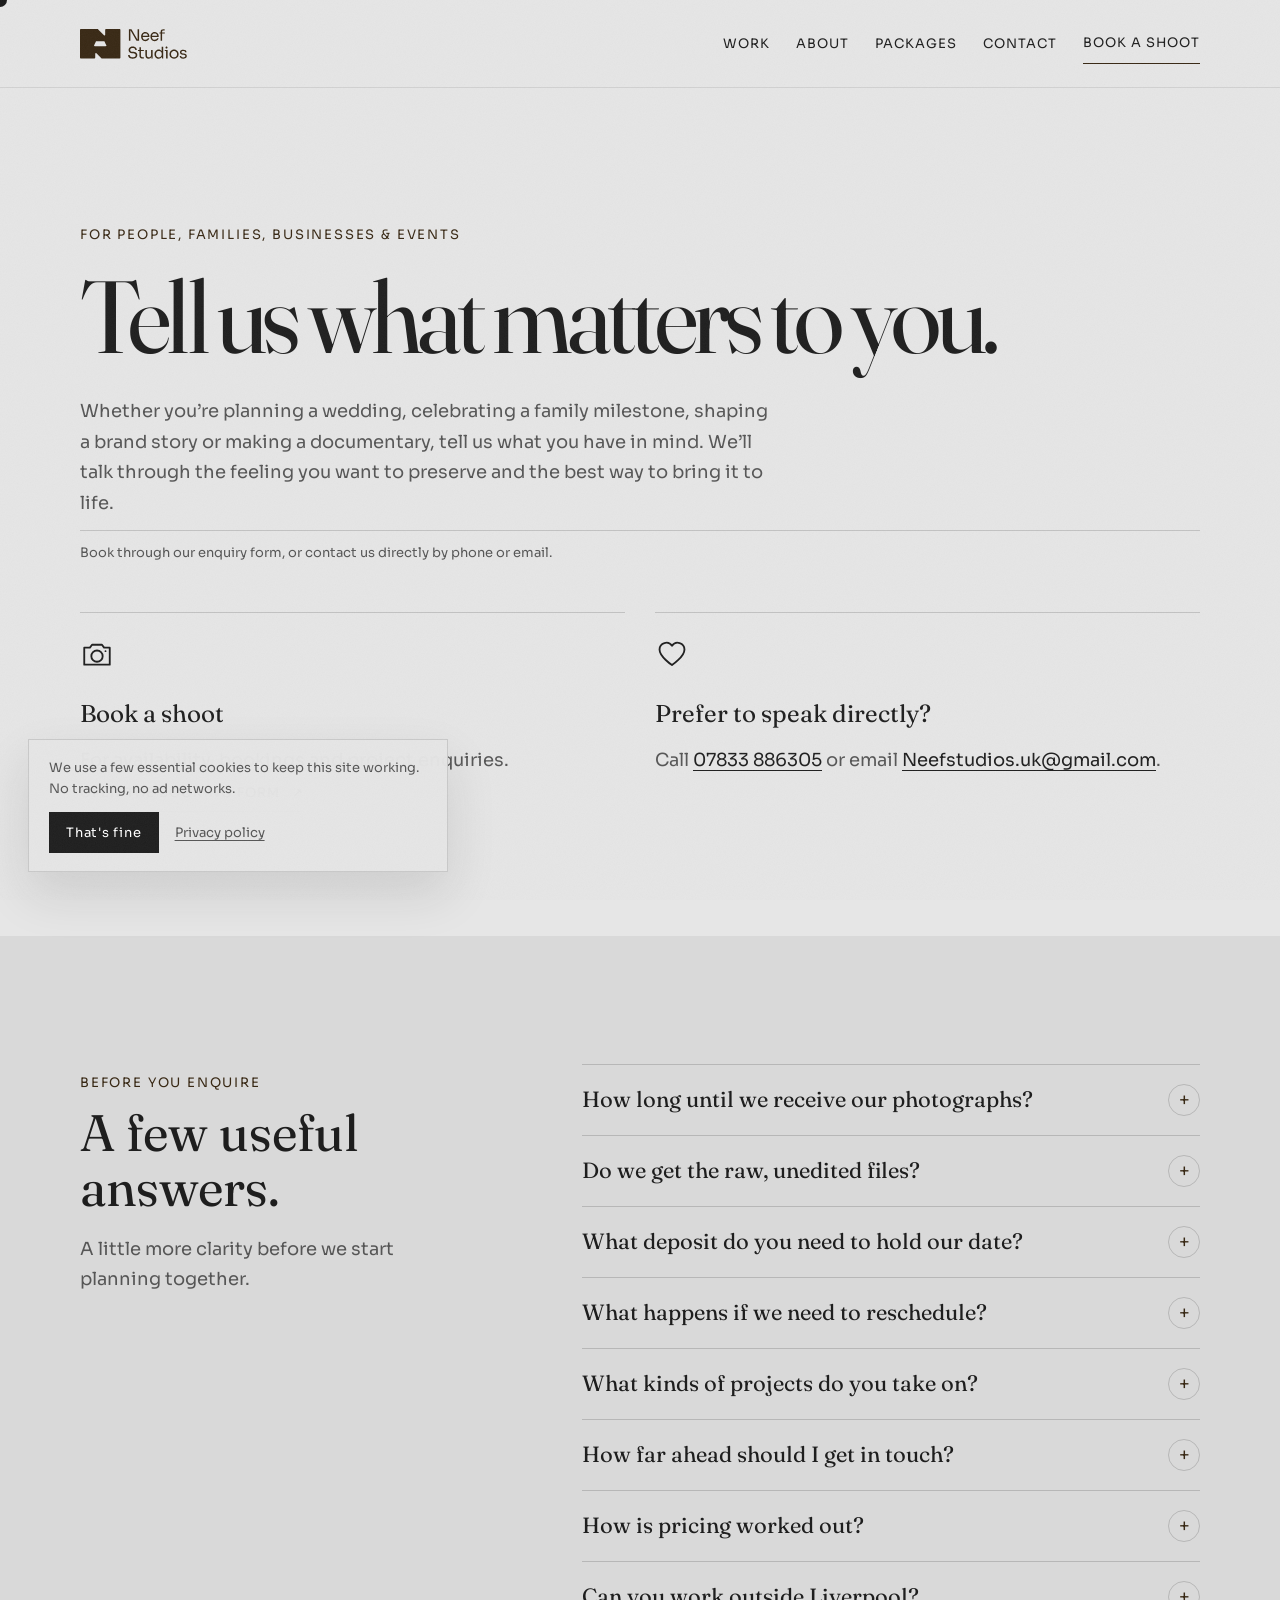
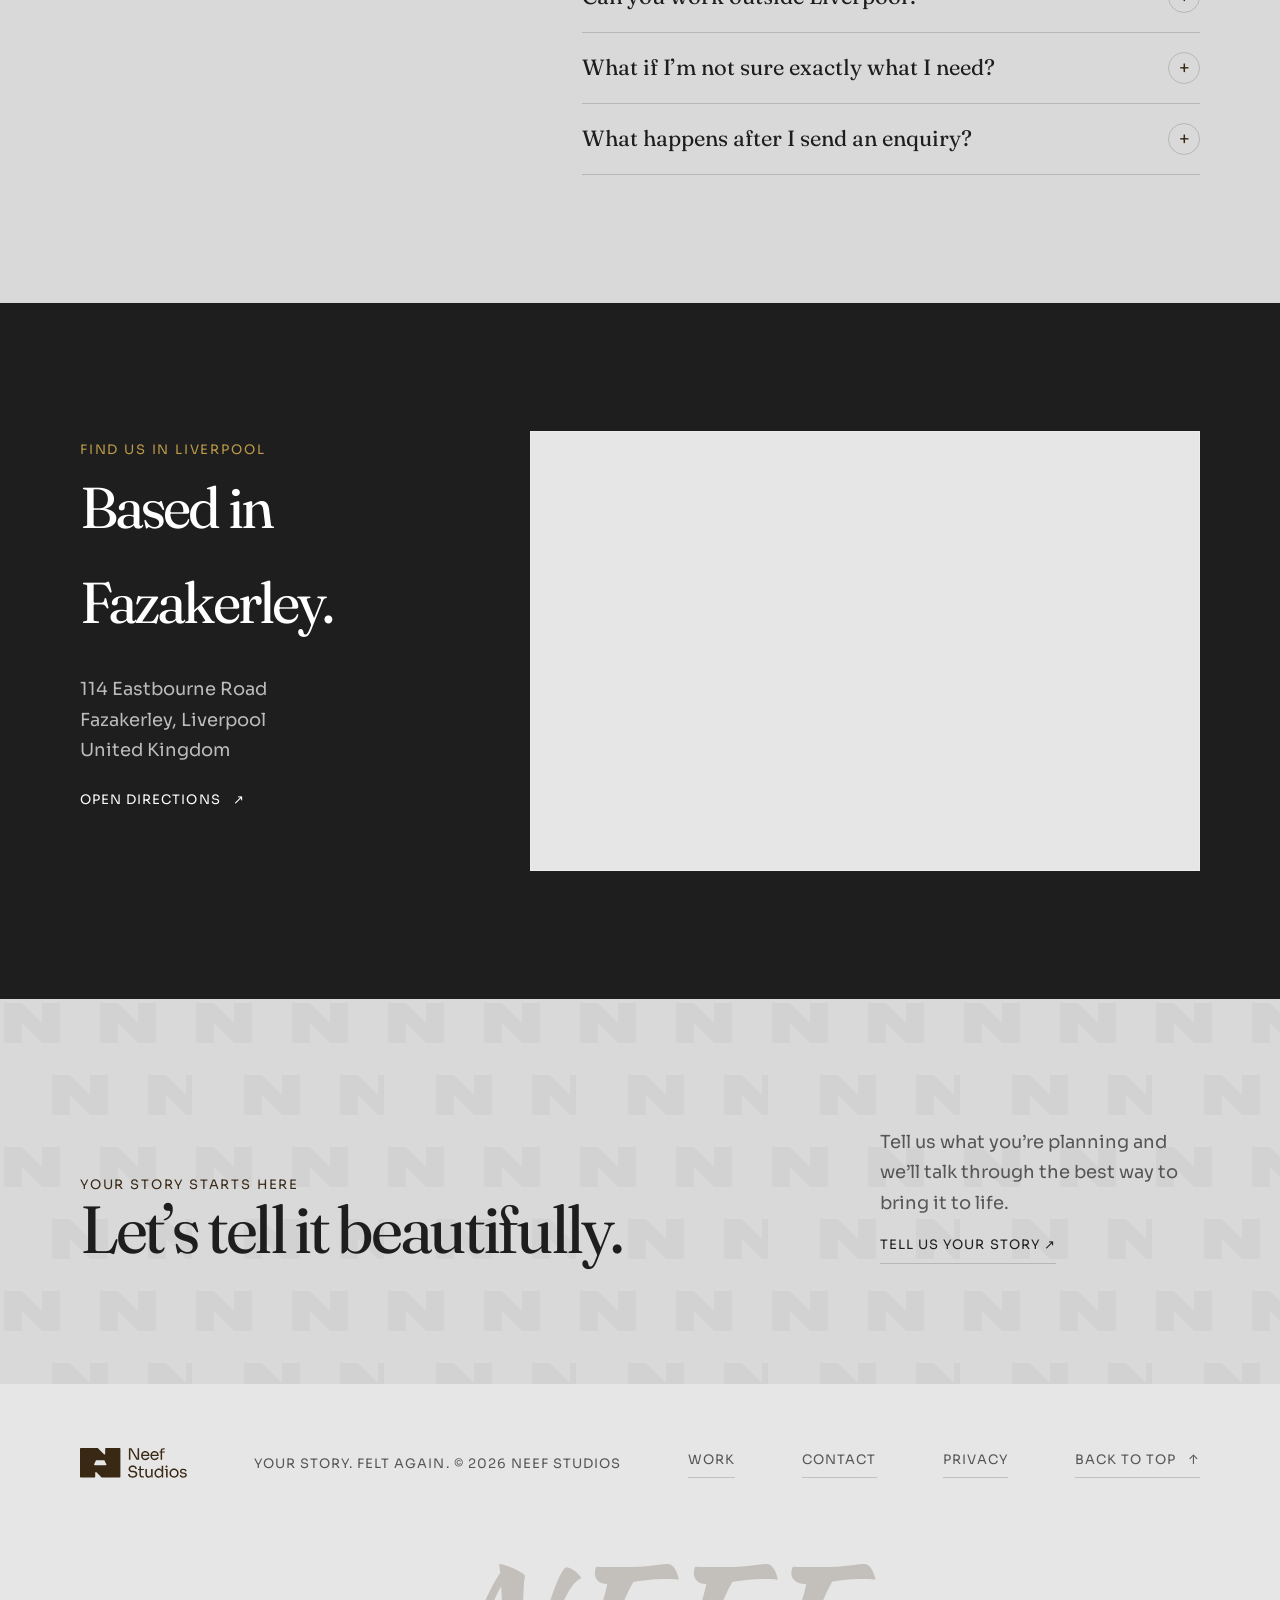
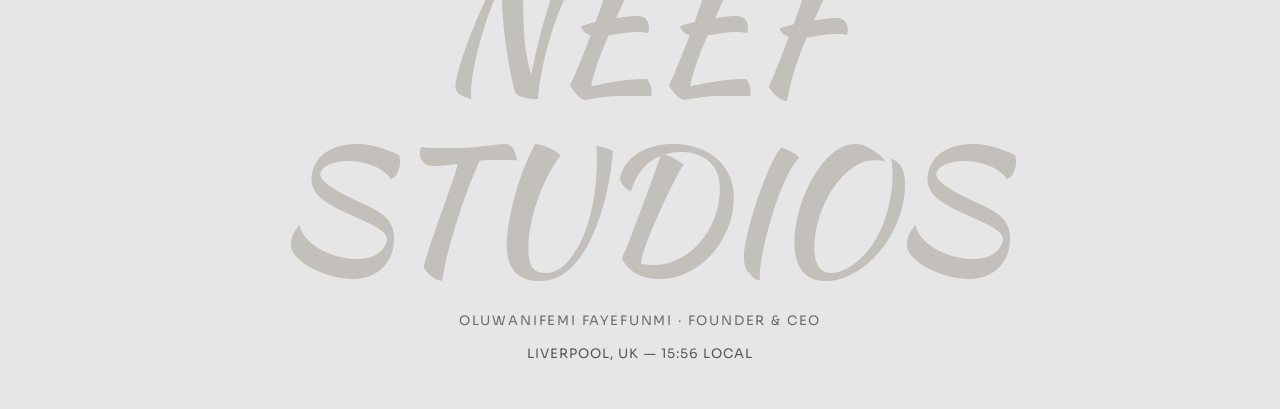
<file: contact.html>
<!DOCTYPE html>
<html lang="en-GB" class="no-js">
<head>
    <meta charset="UTF-8">
    <meta name="viewport" content="width=device-width, initial-scale=1.0">
    <meta name="description" content="Tell Neef Studios about your portrait, family, wedding, event, documentary or brand project.">
    <meta name="theme-color" content="#1e1e1e">
    <meta name="referrer" content="strict-origin-when-cross-origin">
    <meta property="og:title" content="Contact — Neef Studios">
    <meta property="og:description" content="Book a shoot, call or email Neef Studios in Liverpool for portraits, weddings, events and brand work.">
    <meta property="og:type" content="website">
    <meta property="og:image" content="https://neefstudios.co.uk/assets/img/webp/wedding-611481863552-1600.webp">
    <meta property="og:image:width" content="1200">
    <meta property="og:image:height" content="800">
    <meta property="og:image:alt" content="Wedding celebration photographed by Neef Studios in Liverpool">
    <link rel="canonical" href="https://neefstudios.co.uk/contact.html">
    <meta property="og:url" content="https://neefstudios.co.uk/contact.html">
    <meta property="og:site_name" content="Neef Studios">
    <meta name="twitter:card" content="summary_large_image">
    <title>Contact — Neef Studios</title>
    <link rel="preload" href="assets/fonts/sora/sora-latin-var.woff2" as="font" type="font/woff2" crossorigin>
    <link rel="preload" href="assets/fonts/fraunces-latin.woff2" as="font" type="font/woff2" crossorigin>
    <link rel="icon" type="image/svg+xml" href="assets/brand/logo-icon-brown.svg">
    <link rel="icon" type="image/png" sizes="32x32" href="assets/favicon-32x32.png">
    <link rel="apple-touch-icon" sizes="180x180" href="assets/apple-touch-icon.png">
    <link rel="stylesheet" href="styles.css">
    <script>document.documentElement.classList.replace("no-js","js");</script>
    <script defer src="site.js"></script>
    <script type="application/ld+json">
    {
        "@context": "https://schema.org",
        "@type": "FAQPage",
        "mainEntity": [
            {
                "@type": "Question",
                "name": "What kinds of projects do you take on?",
                "acceptedAnswer": {
                    "@type": "Answer",
                    "text": "We photograph and film portraits, families, weddings, events, brands, documentary work and creative projects. If yours sits between categories, tell us about it and we’ll work out the right approach together."
                }
            },
            {
                "@type": "Question",
                "name": "How far ahead should I get in touch?",
                "acceptedAnswer": {
                    "@type": "Answer",
                    "text": "Availability depends on the date and type of project, and popular dates can fill quickly. Send your preferred date and location and we’ll let you know what’s possible. If your plans are soon, it’s still worth asking."
                }
            },
            {
                "@type": "Question",
                "name": "How is pricing worked out?",
                "acceptedAnswer": {
                    "@type": "Answer",
                    "text": "Every project is different. We’ll shape a quote around the coverage, deliverables, location and timing you need, and talk it through with you before you decide."
                }
            },
            {
                "@type": "Question",
                "name": "Can you work outside Liverpool?",
                "acceptedAnswer": {
                    "@type": "Answer",
                    "text": "We’re based in Fazakerley, Liverpool. Include your shoot location in the enquiry and we’ll confirm availability, travel arrangements and any related costs before booking."
                }
            },
            {
                "@type": "Question",
                "name": "What if I’m not sure exactly what I need?",
                "acceptedAnswer": {
                    "@type": "Answer",
                    "text": "That’s completely fine. Share what you’re planning, what matters most and any early ideas you have. We can help you find a format and approach that feels right."
                }
            },
            {
                "@type": "Question",
                "name": "What happens after I send an enquiry?",
                "acceptedAnswer": {
                    "@type": "Answer",
                    "text": "We’ll review the details and get back to you to discuss your plans, availability and next steps. Your enquiry is a conversation starter, not a confirmed booking."
                }
            }
        ]
    }
    </script>
</head>
<body>
    <a class="skip-link" href="#main-content">Skip to main content</a>
    <header class="site-header" id="top">
        <a class="wordmark" href="index.html" aria-label="Neef Studios home"><img class="brand-mark" src="assets/brand/logo-full-brown.svg" alt="Neef Studios"></a>
        <button class="nav-toggle" type="button" aria-expanded="false" aria-controls="primary-nav" aria-label="Open menu"><span class="nav-toggle__bar" aria-hidden="true"></span><span class="nav-toggle__bar" aria-hidden="true"></span><span class="nav-toggle__bar" aria-hidden="true"></span></button>
        <nav class="nav-links" id="primary-nav" aria-label="Main navigation">
            <a href="work.html">Work</a>
            <a href="about.html">About</a>
            <a href="packages.html">Packages</a>
            <a href="contact.html" aria-current="page">Contact</a>
            <a class="contact-link" href="#enquiry" data-booking-trigger data-service="Booking enquiry">Book a shoot</a>
        </nav>
    </header>
    <main id="main-content" tabindex="-1">
        <section class="section page-intro" aria-labelledby="page-title">
            <p class="section-label">For people, families, businesses &amp; events</p>
            <h1 class="page-title" id="page-title">Tell us what matters to you.</h1>
            <p class="body-copy">Whether you’re planning a wedding, celebrating a family milestone, shaping a brand story or making a documentary, tell us what you have in mind. We’ll talk through the feeling you want to preserve and the best way to bring it to life.</p>
            <p class="project-note">Book through our enquiry form, or contact us directly by phone or email.</p>
            <div class="contact-options">
                <article class="contact-option">
                    <svg class="service-icon" aria-hidden="true"><use href="assets/icons.svg#icon-camera"></use></svg>
                    <h2>Book a shoot</h2>
                    <p>For availability, bookings and project enquiries.<br>
                        <a class="text-link" href="#enquiry" data-booking-trigger data-service="Booking enquiry">Open the booking form <span aria-hidden="true">↗</span></a>
                    </p>
                </article>
                <article class="contact-option">
                    <svg class="service-icon" aria-hidden="true"><use href="assets/icons.svg#icon-heart"></use></svg>
                    <h2>Prefer to speak directly?</h2>
                    <p>Call <a class="direct-contact-link" href="tel:+447833886305">07833 886305</a> or email <a class="direct-contact-link" href="mailto:Neefstudios.uk@gmail.com">Neefstudios.uk@gmail.com</a>.</p>
                </article>
            </div>
        </section>
        <section class="page-band faq-band" aria-labelledby="faq-title">
            <div class="section faq-inner">
                <div class="faq-intro">
                    <p class="section-label">Before you enquire</p>
                    <h2 id="faq-title">A few useful answers.</h2>
                    <p class="body-copy">A little more clarity before we start planning together.</p>
                </div>
                <div class="faq-list">
                    <details class="faq-item">
                        <summary>How long until we receive our photographs?</summary>
                        <p>Sneak peeks typically arrive within 48 hours of the shoot. Full edited galleries are delivered within 2&ndash;3 weeks for portraits and 4&ndash;6 weeks for weddings and events &mdash; confirmed with your booking so you always know what to expect.</p>
                    </details>
                    <details class="faq-item">
                        <summary>Do we get the raw, unedited files?</summary>
                        <p>We don&rsquo;t release raw files &mdash; editing is half of the craft, and raws don&rsquo;t represent the finished work. You receive every worthwhile moment, fully edited, in print-ready and web-ready versions.</p>
                    </details>
                    <details class="faq-item">
                        <summary>What deposit do you need to hold our date?</summary>
                        <p>A 25% deposit confirms your booking; the balance is due after delivery. Until the deposit is paid, dates stay open &mdash; so if you love a date, don&rsquo;t wait too long.</p>
                    </details>
                    <details class="faq-item">
                        <summary>What happens if we need to reschedule?</summary>
                        <p>Life happens, especially with families. Your deposit moves once, free of charge, to any mutually available date. For cancellations, the deposit terms are set out clearly before you pay anything.</p>
                    </details>
                    <details class="faq-item">
                        <summary>What kinds of projects do you take on?</summary>
                        <p>We photograph and film portraits, families, weddings, events, brands, documentary work and creative projects. If yours sits between categories, tell us about it and we’ll work out the right approach together.</p>
                    </details>
                    <details class="faq-item">
                        <summary>How far ahead should I get in touch?</summary>
                        <p>Availability depends on the date and type of project, and popular dates can fill quickly. Send your preferred date and location and we’ll let you know what’s possible. If your plans are soon, it’s still worth asking.</p>
                    </details>
                    <details class="faq-item">
                        <summary>How is pricing worked out?</summary>
                        <p>Every project is different. We’ll shape a quote around the coverage, deliverables, location and timing you need, and talk it through with you before you decide.</p>
                    </details>
                    <details class="faq-item">
                        <summary>Can you work outside Liverpool?</summary>
                        <p>We’re based in Fazakerley, Liverpool. Include your shoot location in the enquiry and we’ll confirm availability, travel arrangements and any related costs before booking.</p>
                    </details>
                    <details class="faq-item">
                        <summary>What if I’m not sure exactly what I need?</summary>
                        <p>That’s completely fine. Share what you’re planning, what matters most and any early ideas you have. We can help you find a format and approach that feels right.</p>
                    </details>
                    <details class="faq-item">
                        <summary>What happens after I send an enquiry?</summary>
                        <p>We’ll review the details and get back to you to discuss your plans, availability and next steps. Your enquiry is a conversation starter, not a confirmed booking.</p>
                    </details>
                </div>
            </div>
        </section>
        <section class="page-band contact-map-band">
            <div class="section contact-location">
                <div>
                    <p class="section-label">Find us in Liverpool</p>
                    <h2>Based in Fazakerley.</h2>
                    <address class="studio-address">114 Eastbourne Road<br>Fazakerley, Liverpool<br>United Kingdom</address>
                    <a class="text-link" href="https://www.google.com/maps/search/?api=1&amp;query=114%20Eastbourne%20Road%2C%20Fazakerley%2C%20Liverpool%2C%20United%20Kingdom" target="_blank" rel="noopener noreferrer">Open directions <span aria-hidden="true">↗</span></a>
                </div>
                <iframe
                    class="contact-map"
                    title="Map showing Neef Studios at 114 Eastbourne Road, Fazakerley, Liverpool"
                    src="https://www.google.com/maps?q=114%20Eastbourne%20Road%2C%20Fazakerley%2C%20Liverpool%2C%20United%20Kingdom&amp;output=embed"
                    loading="lazy"
                    referrerpolicy="strict-origin-when-cross-origin"
                    allowfullscreen></iframe>
            </div>
        </section>
        <section class="contact" id="enquiry" aria-labelledby="contact-cta-title">
            <div class="section contact-inner">
                <div>
                    <p class="section-label">Your story starts here</p>
                    <h2 id="contact-cta-title">Let’s tell it beautifully.</h2>
                </div>
                <p class="contact-note">Tell us what you’re planning and we’ll talk through the best way to bring it to life.<br>
                    <a class="text-link" href="#enquiry" data-booking-trigger data-service="General enquiry">Tell us your story <span aria-hidden="true">↗</span></a>
                </p>
            </div>
        </section>
    </main>
    <footer class="site-footer">
        <a class="wordmark" href="index.html" aria-label="Neef Studios home"><img class="brand-mark" src="assets/brand/logo-full-brown.svg" alt="Neef Studios"></a>
        <p class="footer-tagline">Your story. Felt again. © <span data-current-year></span> Neef Studios</p>
        <a class="text-link" href="work.html">Work</a>
        <a class="text-link" href="contact.html">Contact</a>
        <a class="text-link" href="privacy.html">Privacy</a>
        <a class="text-link" href="#top" data-scroll-top>Back to top <span aria-hidden="true">↑</span></a>
    </footer>
    <a class="floating-cta" href="#enquiry" data-booking-trigger data-service="Booking enquiry">Book a shoot</a>
</body>
</html>
</file>
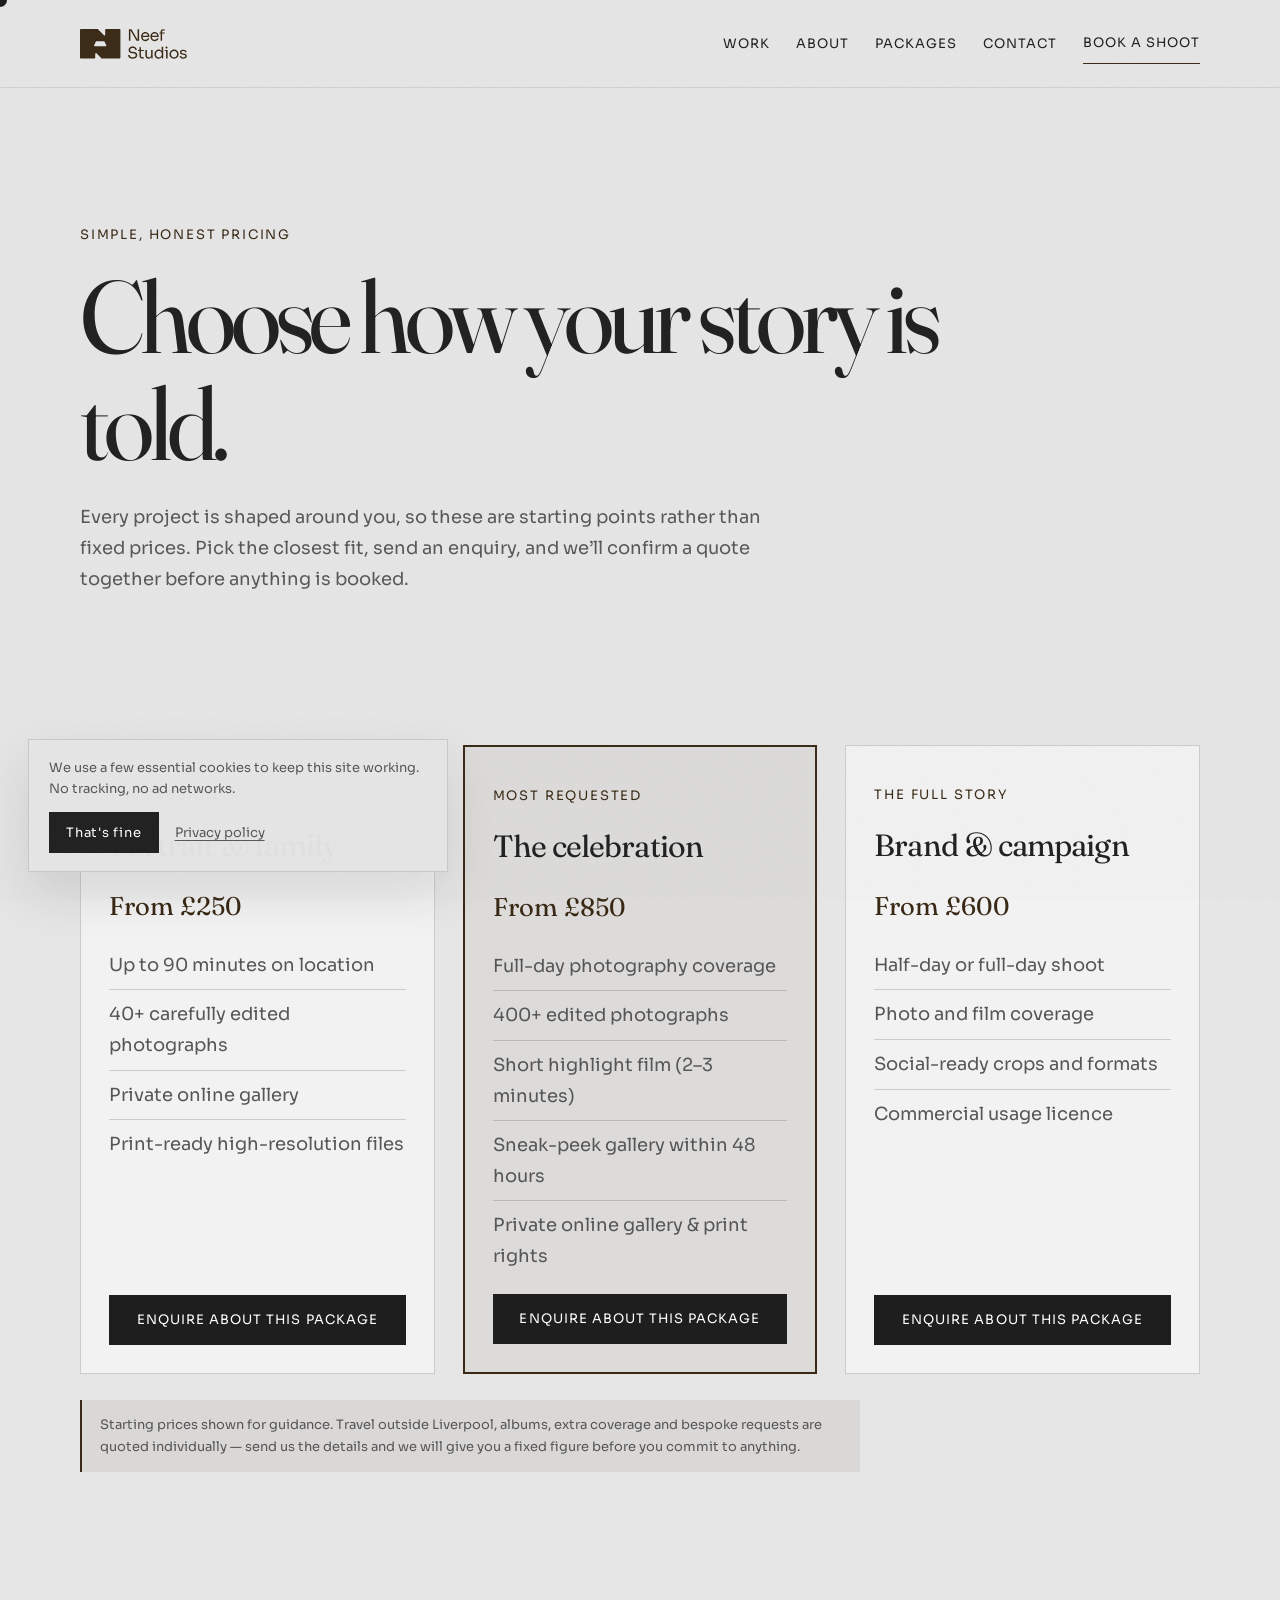
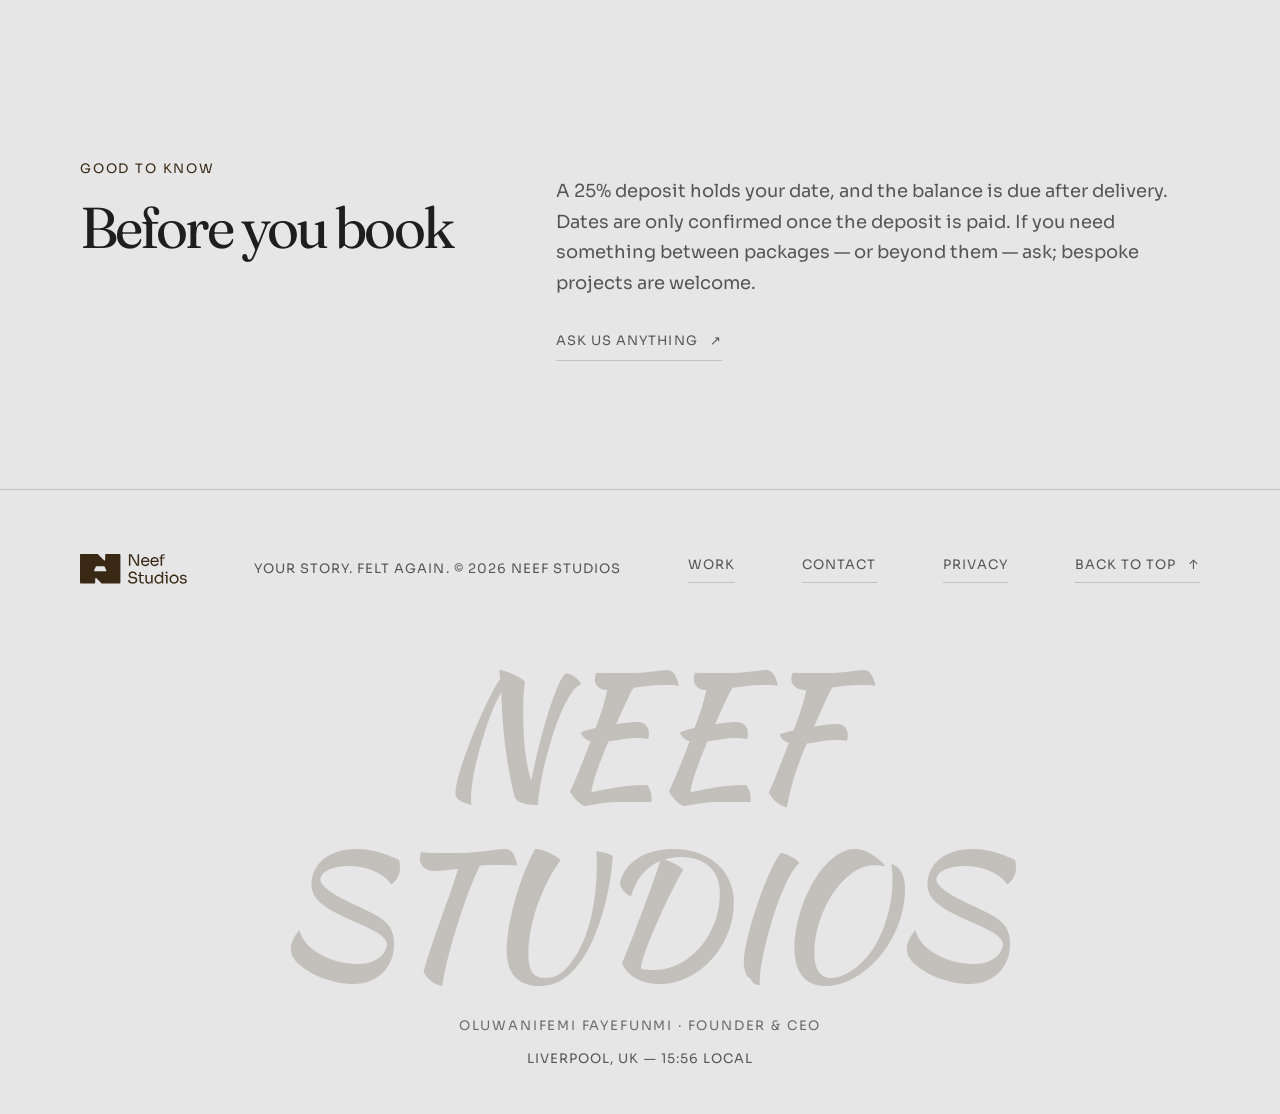
<file: packages.html>
<!DOCTYPE html>
<html lang="en-GB" class="no-js">
<head>
    <meta charset="UTF-8">
    <meta name="viewport" content="width=device-width, initial-scale=1.0">
    <meta name="description" content="Simple, honest pricing for photography and film. Portrait sessions, weddings and full story packages from Neef Studios, Liverpool.">
    <meta name="theme-color" content="#1e1e1e">
    <meta name="referrer" content="strict-origin-when-cross-origin">
    <meta property="og:title" content="Packages &amp; Pricing — Neef Studios">
    <meta property="og:description" content="Portrait sessions, celebrations and full story packages — clear starting prices, shaped around what matters to you.">
    <meta property="og:type" content="website">
    <meta property="og:image" content="https://neefstudios.co.uk/assets/img/webp/family-dc8714191300-1600.webp">
    <meta property="og:image:width" content="1200">
    <meta property="og:image:height" content="800">
    <meta property="og:image:alt" content="Family portrait moment photographed by Neef Studios">
    <link rel="canonical" href="https://neefstudios.co.uk/packages.html">
    <meta property="og:url" content="https://neefstudios.co.uk/packages.html">
    <meta property="og:site_name" content="Neef Studios">
    <meta name="twitter:card" content="summary_large_image">
    <title>Packages &amp; Pricing — Neef Studios</title>
    <link rel="preload" href="assets/fonts/sora/sora-latin-var.woff2" as="font" type="font/woff2" crossorigin>
    <link rel="preload" href="assets/fonts/fraunces-latin.woff2" as="font" type="font/woff2" crossorigin>
    <link rel="icon" type="image/svg+xml" href="assets/brand/logo-icon-brown.svg">
    <link rel="icon" type="image/png" sizes="32x32" href="assets/favicon-32x32.png">
    <link rel="apple-touch-icon" sizes="180x180" href="assets/apple-touch-icon.png">
    <link rel="stylesheet" href="styles.css">
    <script>document.documentElement.classList.replace("no-js","js");</script>
    <script defer src="site.js"></script>
</head>
<body>
    <a class="skip-link" href="#main-content">Skip to main content</a>
    <header class="site-header" id="top">
        <a class="wordmark" href="index.html" aria-label="Neef Studios home"><img class="brand-mark" src="assets/brand/logo-full-brown.svg" alt="Neef Studios"></a>
        <button class="nav-toggle" type="button" aria-expanded="false" aria-controls="primary-nav" aria-label="Open menu"><span class="nav-toggle__bar" aria-hidden="true"></span><span class="nav-toggle__bar" aria-hidden="true"></span><span class="nav-toggle__bar" aria-hidden="true"></span></button>
        <nav class="nav-links" id="primary-nav" aria-label="Main navigation">
            <a href="work.html">Work</a>
            <a href="about.html">About</a>
            <a href="packages.html" aria-current="page">Packages</a>
            <a href="contact.html">Contact</a>
            <a class="contact-link" href="contact.html" data-booking-trigger data-service="Booking enquiry">Book a shoot</a>
        </nav>
    </header>

    <main id="main-content" tabindex="-1">
        <section class="section page-intro reveal" aria-labelledby="packages-title">
            <p class="section-label">Simple, honest pricing</p>
            <h1 class="page-title" id="packages-title">Choose how your story is told.</h1>
            <p class="body-copy">Every project is shaped around you, so these are starting points rather than fixed prices. Pick the closest fit, send an enquiry, and we&rsquo;ll confirm a quote together before anything is booked.</p>
        </section>

        <section class="section archive-grid" aria-label="Packages">
            <div class="packages-grid reveal-group">
                <article class="package-card">
                    <p class="section-label">The session</p>
                    <h2>Portrait &amp; family</h2>
                    <p class="package-price">From &pound;250</p>
                    <ul class="package-list">
                        <li>Up to 90 minutes on location</li>
                        <li>40+ carefully edited photographs</li>
                        <li>Private online gallery</li>
                        <li>Print-ready high-resolution files</li>
                    </ul>
                    <a class="package-cta" href="contact.html" data-booking-trigger data-service="Portrait and family photography">Enquire about this package</a>
                </article>
                <article class="package-card package-card--featured">
                    <p class="section-label">Most requested</p>
                    <h2>The celebration</h2>
                    <p class="package-price">From &pound;850</p>
                    <ul class="package-list">
                        <li>Full-day photography coverage</li>
                        <li>400+ edited photographs</li>
                        <li>Short highlight film (2&ndash;3 minutes)</li>
                        <li>Sneak-peek gallery within 48 hours</li>
                        <li>Private online gallery &amp; print rights</li>
                    </ul>
                    <a class="package-cta" href="contact.html" data-booking-trigger data-service="Wedding photography and videography">Enquire about this package</a>
                </article>
                <article class="package-card">
                    <p class="section-label">The full story</p>
                    <h2>Brand &amp; campaign</h2>
                    <p class="package-price">From &pound;600</p>
                    <ul class="package-list">
                        <li>Half-day or full-day shoot</li>
                        <li>Photo and film coverage</li>
                        <li>Social-ready crops and formats</li>
                        <li>Commercial usage licence</li>
                    </ul>
                    <a class="package-cta" href="contact.html" data-booking-trigger data-service="Brand and commercial content">Enquire about this package</a>
                </article>
            </div>
            <p class="concept-disclosure">Starting prices shown for guidance. Travel outside Liverpool, albums, extra coverage and bespoke requests are quoted individually — send us the details and we will give you a fixed figure before you commit to anything.</p>
        </section>

        <section class="section content-section" aria-labelledby="packages-faq-title">
            <div class="content-split">
                <div>
                    <p class="section-label">Good to know</p>
                    <h2 id="packages-faq-title">Before you book</h2>
                </div>
                <div>
                    <p class="body-copy">A 25% deposit holds your date, and the balance is due after delivery. Dates are only confirmed once the deposit is paid. If you need something between packages — or beyond them — ask; bespoke projects are welcome.</p>
                    <p class="body-copy"><a class="text-link" href="contact.html" data-booking-trigger data-service="General enquiry">Ask us anything <span aria-hidden="true">↗</span></a></p>
                </div>
            </div>
        </section>
    </main>

    <footer class="site-footer site-footer--bordered">
        <a class="wordmark" href="index.html" aria-label="Neef Studios home"><img class="brand-mark" src="assets/brand/logo-full-brown.svg" alt="Neef Studios"></a>
        <p class="footer-tagline">Your story. Felt again. © <span data-current-year></span> Neef Studios</p>
        <a class="text-link" href="work.html">Work</a>
        <a class="text-link" href="contact.html">Contact</a>
        <a class="text-link" href="privacy.html">Privacy</a>
        <a class="text-link" href="#top" data-scroll-top>Back to top <span aria-hidden="true">↑</span></a>
    </footer>
    <a class="floating-cta" href="contact.html" data-booking-trigger data-service="Booking enquiry">Book a shoot</a>
</body>
</html>
</file>
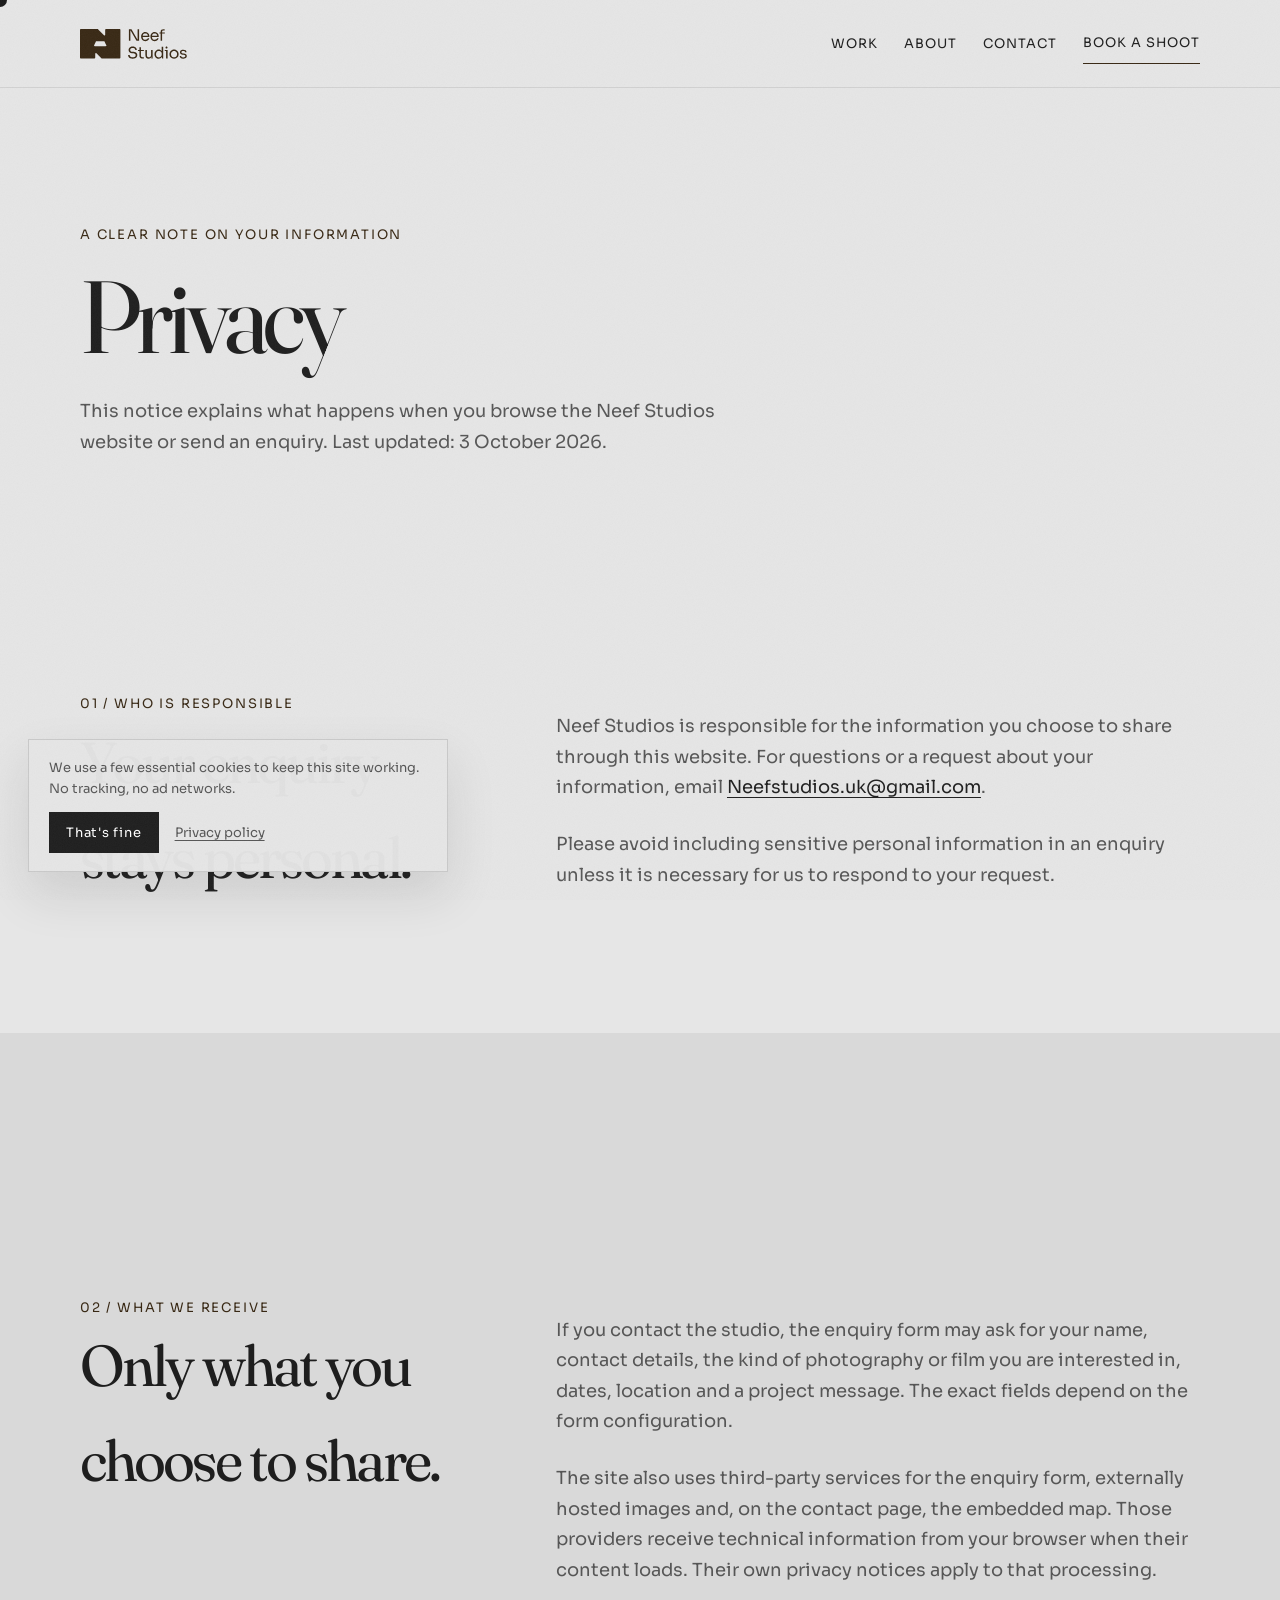
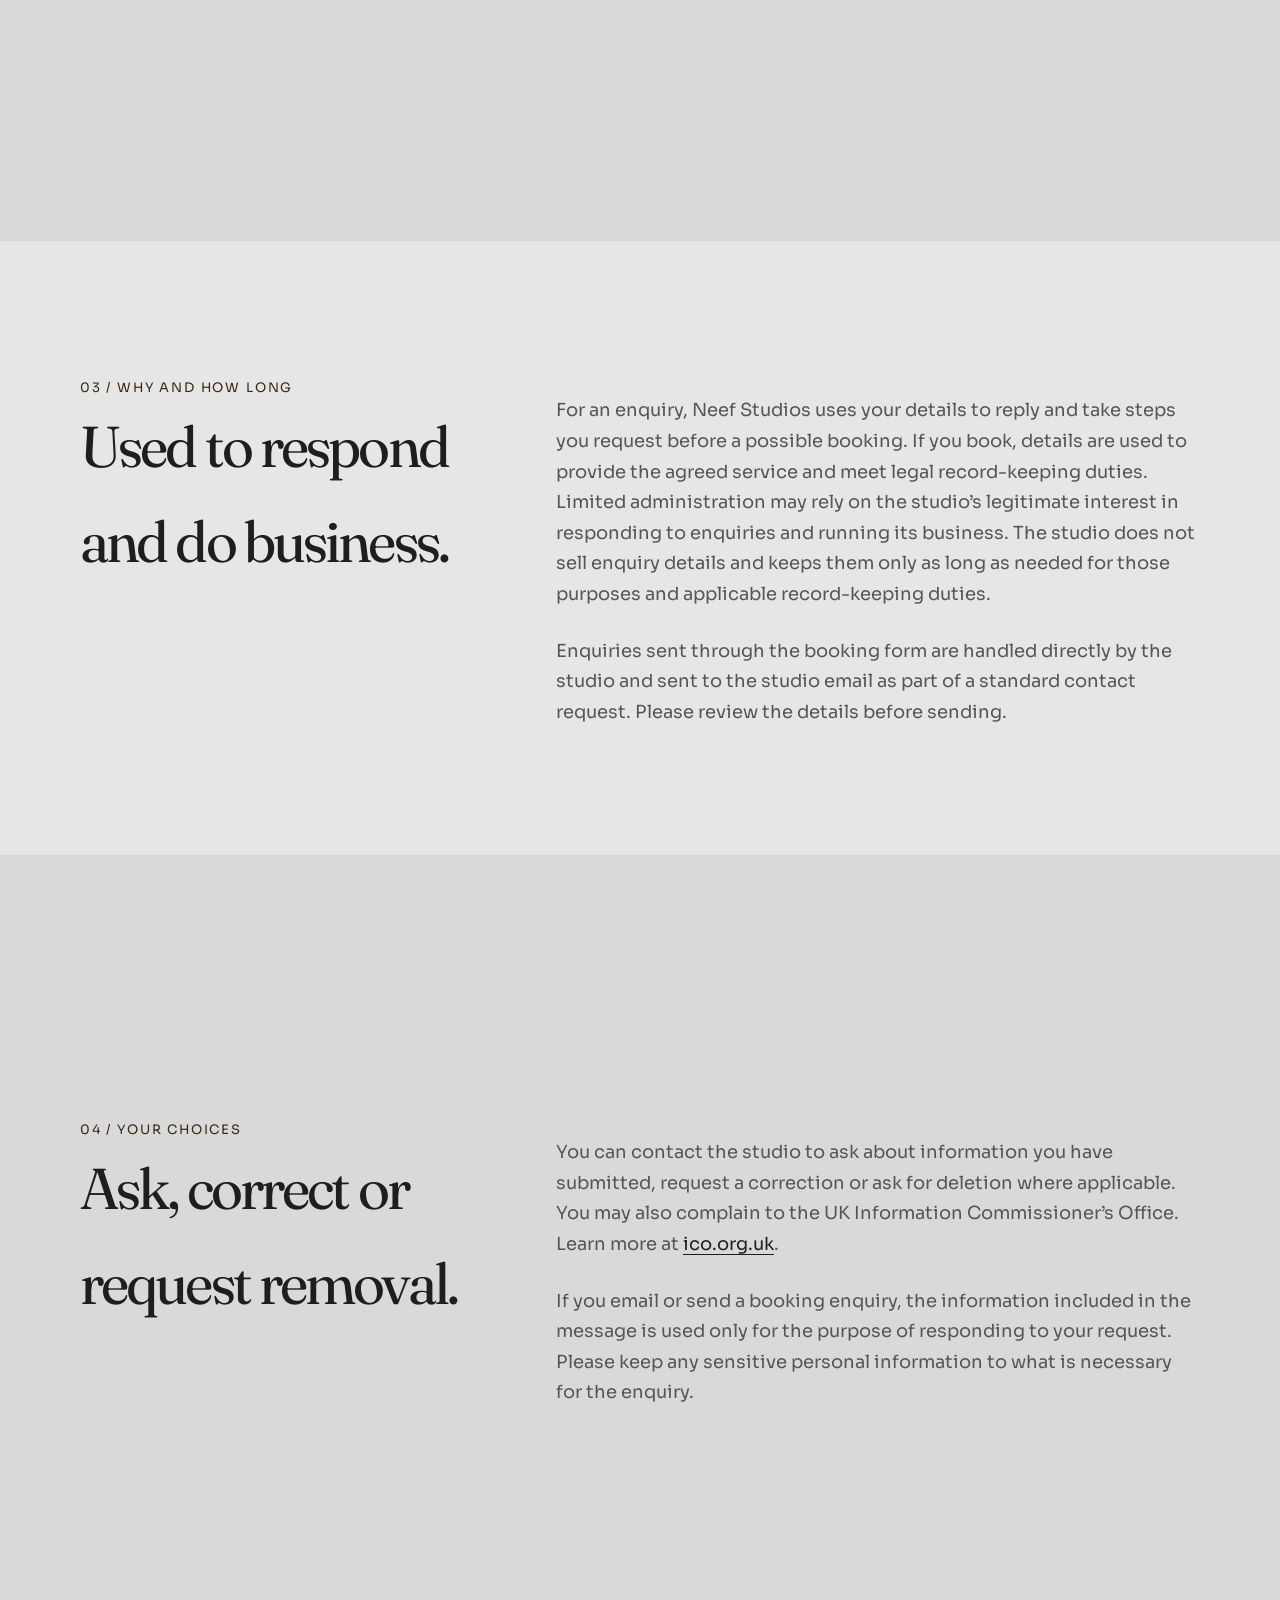
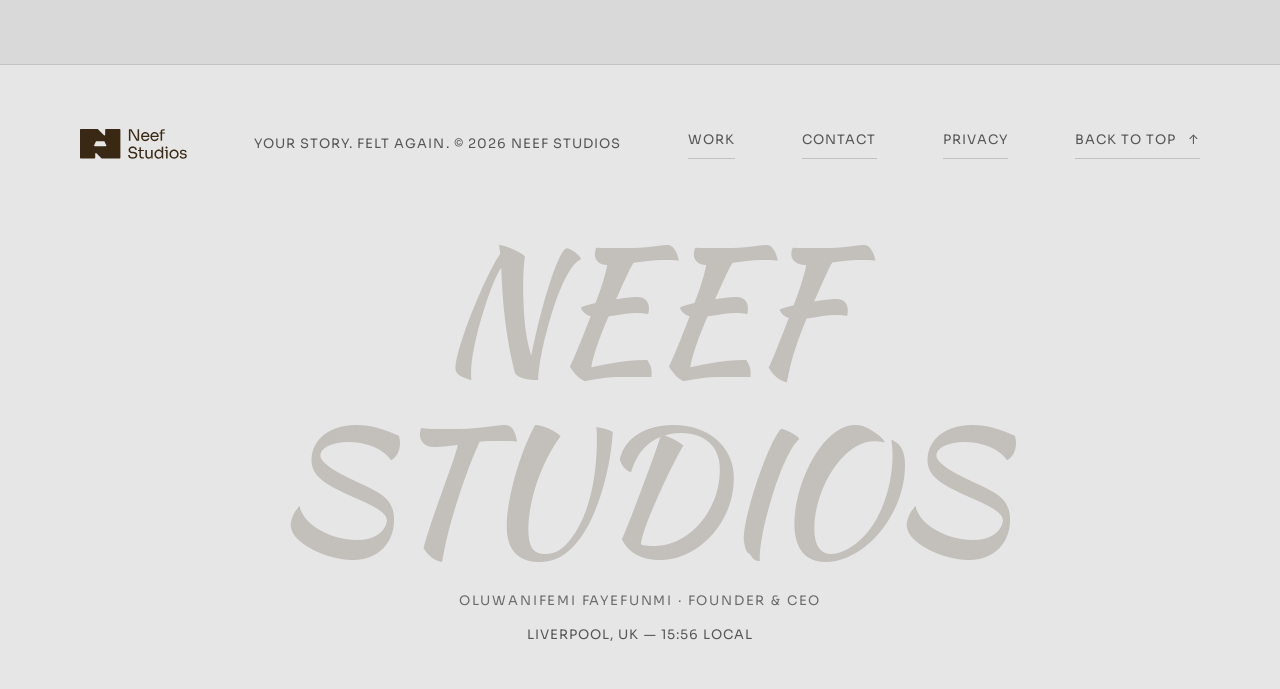
<file: privacy.html>
<!DOCTYPE html>
<html lang="en-GB" class="no-js">
<head>
    <meta charset="UTF-8">
    <meta name="viewport" content="width=device-width, initial-scale=1.0">
    <meta name="description" content="How Neef Studios handles information shared through its website and booking enquiries.">
    <meta name="theme-color" content="#1e1e1e">
    <meta name="referrer" content="strict-origin-when-cross-origin">
    <meta property="og:title" content="Privacy — Neef Studios">
    <meta property="og:description" content="How Neef Studios handles information shared through its website and booking enquiries.">
    <meta property="og:type" content="website">
    <meta property="og:image" content="https://neefstudios.co.uk/assets/img/webp/wedding-611481863552-1600.webp">
    <meta property="og:image:width" content="1200">
    <meta property="og:image:height" content="800">
    <meta property="og:image:alt" content="Wedding celebration photographed by Neef Studios in Liverpool">
    <link rel="canonical" href="https://neefstudios.co.uk/privacy.html">
    <meta property="og:url" content="https://neefstudios.co.uk/privacy.html">
    <meta property="og:site_name" content="Neef Studios">
    <meta name="twitter:card" content="summary_large_image">
    <title>Privacy — Neef Studios</title>
    <link rel="preload" href="assets/fonts/sora/sora-latin-var.woff2" as="font" type="font/woff2" crossorigin>
    <link rel="preload" href="assets/fonts/fraunces-latin.woff2" as="font" type="font/woff2" crossorigin>
    <link rel="icon" type="image/svg+xml" href="assets/brand/logo-icon-brown.svg">
    <link rel="icon" type="image/png" sizes="32x32" href="assets/favicon-32x32.png">
    <link rel="apple-touch-icon" sizes="180x180" href="assets/apple-touch-icon.png">
    <link rel="stylesheet" href="styles.css">
    <script>document.documentElement.classList.replace("no-js","js");</script>
    <script defer src="site.js"></script>
</head>
<body>
    <a class="skip-link" href="#main-content">Skip to main content</a>
    <header class="site-header" id="top">
        <a class="wordmark" href="index.html" aria-label="Neef Studios home"><img class="brand-mark" src="assets/brand/logo-full-brown.svg" alt="Neef Studios"></a>
        <button class="nav-toggle" type="button" aria-expanded="false" aria-controls="primary-nav" aria-label="Open menu"><span class="nav-toggle__bar" aria-hidden="true"></span><span class="nav-toggle__bar" aria-hidden="true"></span><span class="nav-toggle__bar" aria-hidden="true"></span></button>
        <nav class="nav-links" id="primary-nav" aria-label="Main navigation">
            <a href="work.html">Work</a>
            <a href="about.html">About</a>
            <a href="contact.html">Contact</a>
            <a class="contact-link" href="contact.html" data-booking-trigger data-service="Booking enquiry">Book a shoot</a>
        </nav>
    </header>
    <main id="main-content" tabindex="-1">
        <section class="section page-intro" aria-labelledby="page-title">
            <p class="section-label">A clear note on your information</p>
            <h1 class="page-title" id="page-title">Privacy</h1>
            <p class="body-copy">This notice explains what happens when you browse the Neef Studios website or send an enquiry. Last updated: 3 October 2026.</p>
        </section>
        <section class="section content-section content-split">
            <div>
                <p class="section-label">01 / Who is responsible</p>
                <h2>Your enquiry stays personal.</h2>
            </div>
            <div>
                <p class="body-copy">Neef Studios is responsible for the information you choose to share through this website. For questions or a request about your information, email <a class="direct-contact-link" href="mailto:Neefstudios.uk@gmail.com">Neefstudios.uk@gmail.com</a>.</p>
                <p class="body-copy">Please avoid including sensitive personal information in an enquiry unless it is necessary for us to respond to your request.</p>
            </div>
        </section>
        <section class="page-band">
            <div class="section content-section content-split">
                <div>
                    <p class="section-label">02 / What we receive</p>
                    <h2>Only what you choose to share.</h2>
                </div>
                <div>
                    <p class="body-copy">If you contact the studio, the enquiry form may ask for your name, contact details, the kind of photography or film you are interested in, dates, location and a project message. The exact fields depend on the form configuration.</p>
                    <p class="body-copy">The site also uses third-party services for the enquiry form, externally hosted images and, on the contact page, the embedded map. Those providers receive technical information from your browser when their content loads. Their own privacy notices apply to that processing.</p>
                </div>
            </div>
        </section>
        <section class="section content-section content-split">
            <div>
                <p class="section-label">03 / Why and how long</p>
                <h2>Used to respond and do business.</h2>
            </div>
            <div>
                <p class="body-copy">For an enquiry, Neef Studios uses your details to reply and take steps you request before a possible booking. If you book, details are used to provide the agreed service and meet legal record-keeping duties. Limited administration may rely on the studio’s legitimate interest in responding to enquiries and running its business. The studio does not sell enquiry details and keeps them only as long as needed for those purposes and applicable record-keeping duties.</p>
                <p class="body-copy">Enquiries sent through the booking form are handled directly by the studio and sent to the studio email as part of a standard contact request. Please review the details before sending.</p>
            </div>
        </section>
        <section class="page-band">
            <div class="section content-section content-split">
                <div>
                    <p class="section-label">04 / Your choices</p>
                    <h2>Ask, correct or request removal.</h2>
                </div>
                <div>
                    <p class="body-copy">You can contact the studio to ask about information you have submitted, request a correction or ask for deletion where applicable. You may also complain to the UK Information Commissioner’s Office. Learn more at <a class="direct-contact-link" href="https://ico.org.uk/for-the-public/" target="_blank" rel="noopener noreferrer">ico.org.uk</a>.</p>
                    <p class="body-copy">If you email or send a booking enquiry, the information included in the message is used only for the purpose of responding to your request. Please keep any sensitive personal information to what is necessary for the enquiry.</p>
                </div>
            </div>
        </section>
    </main>
    <footer class="site-footer site-footer--bordered">
        <a class="wordmark" href="index.html" aria-label="Neef Studios home"><img class="brand-mark" src="assets/brand/logo-full-brown.svg" alt="Neef Studios"></a>
        <p class="footer-tagline">Your story. Felt again. © <span data-current-year></span> Neef Studios</p>
        <a class="text-link" href="work.html">Work</a>
        <a class="text-link" href="contact.html">Contact</a>
        <a class="text-link" href="privacy.html">Privacy</a>
        <a class="text-link" href="#top" data-scroll-top>Back to top <span aria-hidden="true">↑</span></a>
    </footer>
</body>
</html>
</file>
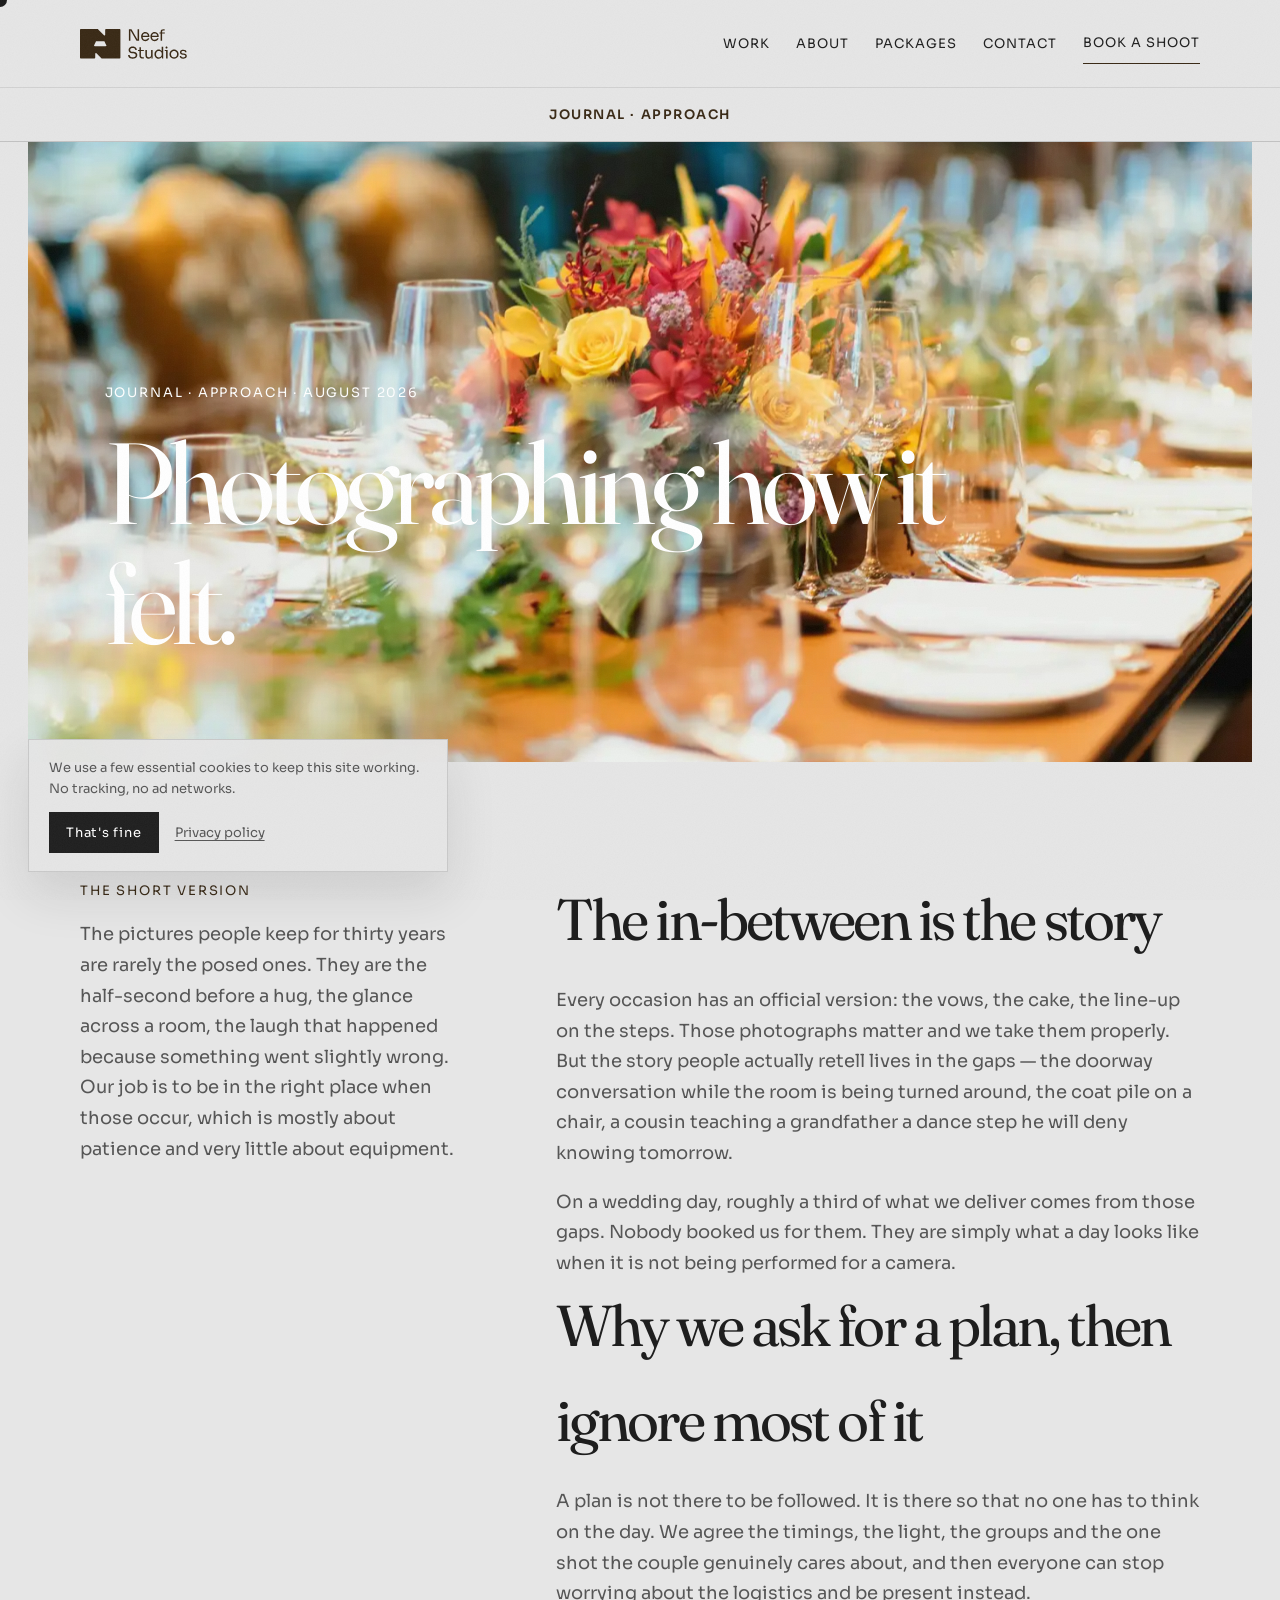
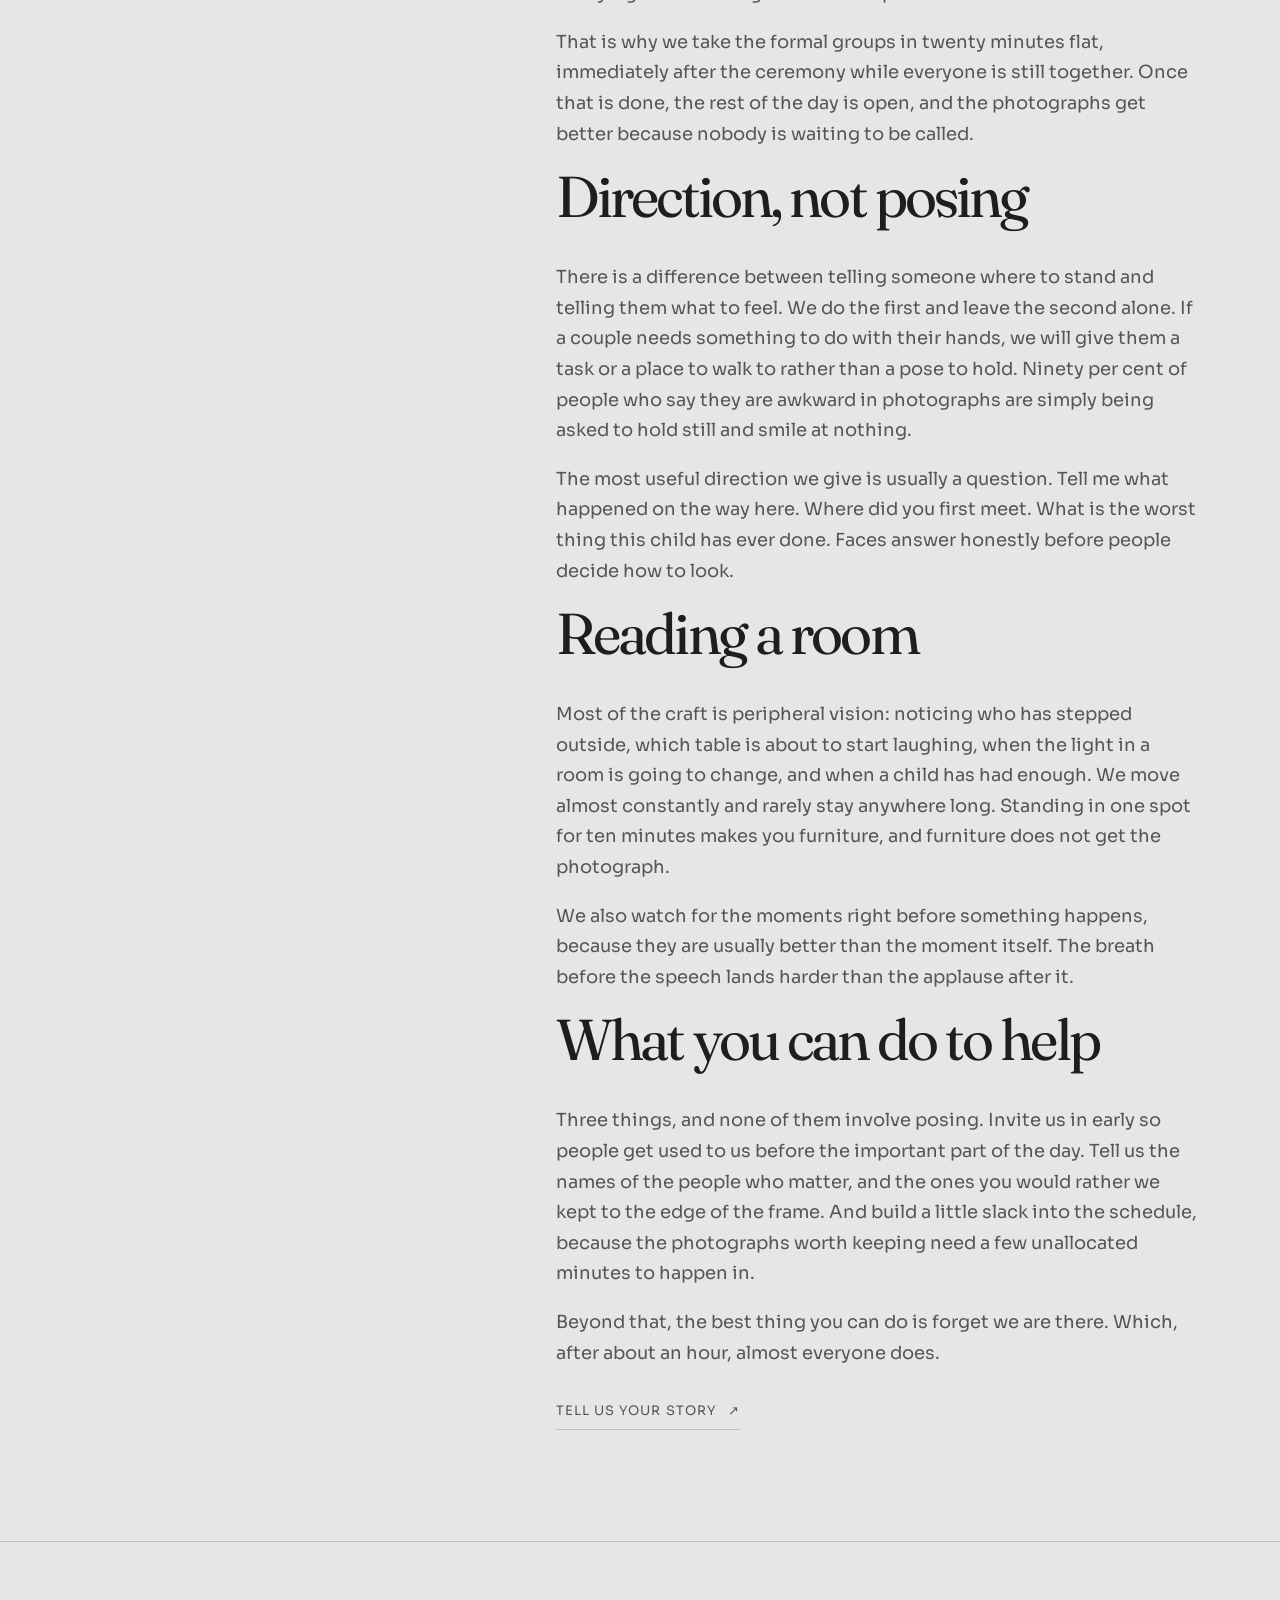
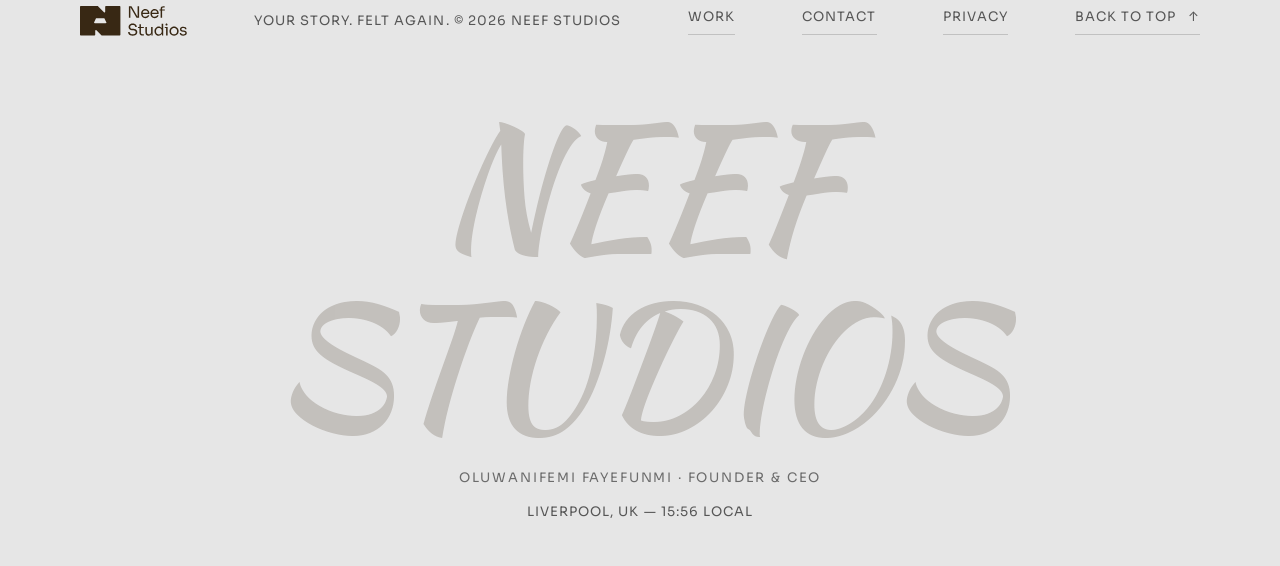
<file: journal/how-it-feels.html>
<!DOCTYPE html>
<html lang="en-GB" class="no-js">
<head>
    <meta charset="UTF-8">
    <meta name="viewport" content="width=device-width, initial-scale=1.0">
    <meta name="description" content="Photographing how it felt — a Neef Studios note on chasing the in-between moments that say the most.">
    <meta name="theme-color" content="#1e1e1e">
    <meta name="referrer" content="strict-origin-when-cross-origin">
    <meta property="og:title" content="Photographing how it felt — Neef Studios">
    <meta property="og:description" content="Why we chase the in-between moments — and how to spot them on your own day.">
    <meta property="og:type" content="article">
    <meta property="og:image" content="https://neefstudios.co.uk/assets/img/webp/event-ef04bbd61622-900.webp">
    <meta property="og:image:width" content="900">
    <meta property="og:image:height" content="600">
    <meta property="og:image:alt" content="Documentary photograph by Neef Studios, Liverpool">
    <link rel="canonical" href="https://neefstudios.co.uk/journal/how-it-feels.html">
    <meta property="og:url" content="https://neefstudios.co.uk/journal/how-it-feels.html">
    <meta property="og:site_name" content="Neef Studios">
    <meta name="twitter:card" content="summary_large_image">
    <title>Photographing how it felt — Neef Studios</title>
    <link rel="preload" href="../assets/fonts/sora/sora-latin-var.woff2" as="font" type="font/woff2" crossorigin>
    <link rel="preload" href="../assets/fonts/fraunces-latin.woff2" as="font" type="font/woff2" crossorigin>
    <link rel="icon" type="image/svg+xml" href="../assets/brand/logo-icon-brown.svg">
    <link rel="icon" type="image/png" sizes="32x32" href="../assets/favicon-32x32.png">
    <link rel="apple-touch-icon" sizes="180x180" href="../assets/apple-touch-icon.png">
    <link rel="stylesheet" href="../styles.css">
    <script>document.documentElement.classList.replace("no-js","js");</script>
    <script defer src="../site.js"></script>
</head>
<body>
    <a class="skip-link" href="#main-content">Skip to main content</a>
    <header class="site-header" id="top">
        <a class="wordmark" href="../index.html" aria-label="Neef Studios home"><img class="brand-mark" src="../assets/brand/logo-full-brown.svg" alt="Neef Studios"></a>
        <button class="nav-toggle" type="button" aria-expanded="false" aria-controls="primary-nav" aria-label="Open menu"><span class="nav-toggle__bar" aria-hidden="true"></span><span class="nav-toggle__bar" aria-hidden="true"></span><span class="nav-toggle__bar" aria-hidden="true"></span></button>
        <nav class="nav-links" id="primary-nav" aria-label="Main navigation">
            <a href="../work.html">Work</a>
            <a href="../about.html">About</a>
            <a href="../packages.html">Packages</a>
            <a href="../contact.html">Contact</a>
            <a class="contact-link" href="../contact.html" data-booking-trigger data-service="Booking enquiry">Book a shoot</a>
        </nav>
    </header>
    <main id="main-content" tabindex="-1">
        <div class="case-concept"><strong>Journal · Approach</strong></div>
        <section class="case-hero" aria-labelledby="journal-entry-title">
            <img class="hero-media case-hero-media" src="../assets/img/webp/event-ef04bbd61622-1600.webp"
                srcset="../assets/img/webp/event-ef04bbd61622-480.webp 480w, ../assets/img/webp/event-ef04bbd61622-900.webp 900w, ../assets/img/webp/event-ef04bbd61622-1600.webp 1600w"
                sizes="100vw" width="1600" height="1068" fetchpriority="high" decoding="async" alt="">
            <div class="case-hero-content hero-fade">
                <p class="eyebrow">Journal · Approach · August 2026</p>
                <h1 class="case-title" id="journal-entry-title">Photographing how it felt.</h1>
            </div>
        </section>
        <section class="section case-section reveal" aria-label="Journal entry">
            <div class="content-split">
                <div class="reveal">
                    <p class="section-label">The short version</p>
                    <p class="body-copy">The pictures people keep for thirty years are rarely the posed ones. They are the half-second before a hug, the glance across a room, the laugh that happened because something went slightly wrong. Our job is to be in the right place when those occur, which is mostly about patience and very little about equipment.</p>
                </div>
                <div class="reveal">
                    <h2>The in-between is the story</h2>
                    <p class="body-copy">Every occasion has an official version: the vows, the cake, the line-up on the steps. Those photographs matter and we take them properly. But the story people actually retell lives in the gaps — the doorway conversation while the room is being turned around, the coat pile on a chair, a cousin teaching a grandfather a dance step he will deny knowing tomorrow.</p>
                    <p class="body-copy">On a wedding day, roughly a third of what we deliver comes from those gaps. Nobody booked us for them. They are simply what a day looks like when it is not being performed for a camera.</p>
                    <h2>Why we ask for a plan, then ignore most of it</h2>
                    <p class="body-copy">A plan is not there to be followed. It is there so that no one has to think on the day. We agree the timings, the light, the groups and the one shot the couple genuinely cares about, and then everyone can stop worrying about the logistics and be present instead.</p>
                    <p class="body-copy">That is why we take the formal groups in twenty minutes flat, immediately after the ceremony while everyone is still together. Once that is done, the rest of the day is open, and the photographs get better because nobody is waiting to be called.</p>
                    <h2>Direction, not posing</h2>
                    <p class="body-copy">There is a difference between telling someone where to stand and telling them what to feel. We do the first and leave the second alone. If a couple needs something to do with their hands, we will give them a task or a place to walk to rather than a pose to hold. Ninety per cent of people who say they are awkward in photographs are simply being asked to hold still and smile at nothing.</p>
                    <p class="body-copy">The most useful direction we give is usually a question. Tell me what happened on the way here. Where did you first meet. What is the worst thing this child has ever done. Faces answer honestly before people decide how to look.</p>
                    <h2>Reading a room</h2>
                    <p class="body-copy">Most of the craft is peripheral vision: noticing who has stepped outside, which table is about to start laughing, when the light in a room is going to change, and when a child has had enough. We move almost constantly and rarely stay anywhere long. Standing in one spot for ten minutes makes you furniture, and furniture does not get the photograph.</p>
                    <p class="body-copy">We also watch for the moments right before something happens, because they are usually better than the moment itself. The breath before the speech lands harder than the applause after it.</p>
                    <h2>What you can do to help</h2>
                    <p class="body-copy">Three things, and none of them involve posing. Invite us in early so people get used to us before the important part of the day. Tell us the names of the people who matter, and the ones you would rather we kept to the edge of the frame. And build a little slack into the schedule, because the photographs worth keeping need a few unallocated minutes to happen in.</p>
                    <p class="body-copy">Beyond that, the best thing you can do is forget we are there. Which, after about an hour, almost everyone does.</p>
                    <p class="intro-copy"><a class="text-link" href="../contact.html" data-booking-trigger data-service="General enquiry">Tell us your story <span aria-hidden="true">↗</span></a></p>
                </div>
            </div>
        </section>
    </main>
    <footer class="site-footer site-footer--bordered">
        <a class="wordmark" href="../index.html" aria-label="Neef Studios home"><img class="brand-mark" src="../assets/brand/logo-full-brown.svg" alt="Neef Studios"></a>
        <p class="footer-tagline">Your story. Felt again. © <span data-current-year></span> Neef Studios</p>
        <a class="text-link" href="../work.html">Work</a>
        <a class="text-link" href="../contact.html">Contact</a>
        <a class="text-link" href="../privacy.html">Privacy</a>
        <a class="text-link" href="#top" data-scroll-top>Back to top <span aria-hidden="true">↑</span></a>
    </footer>
    <a class="floating-cta" href="../contact.html" data-booking-trigger data-service="Booking enquiry">Book a shoot</a>
</body>
</html>
</file>
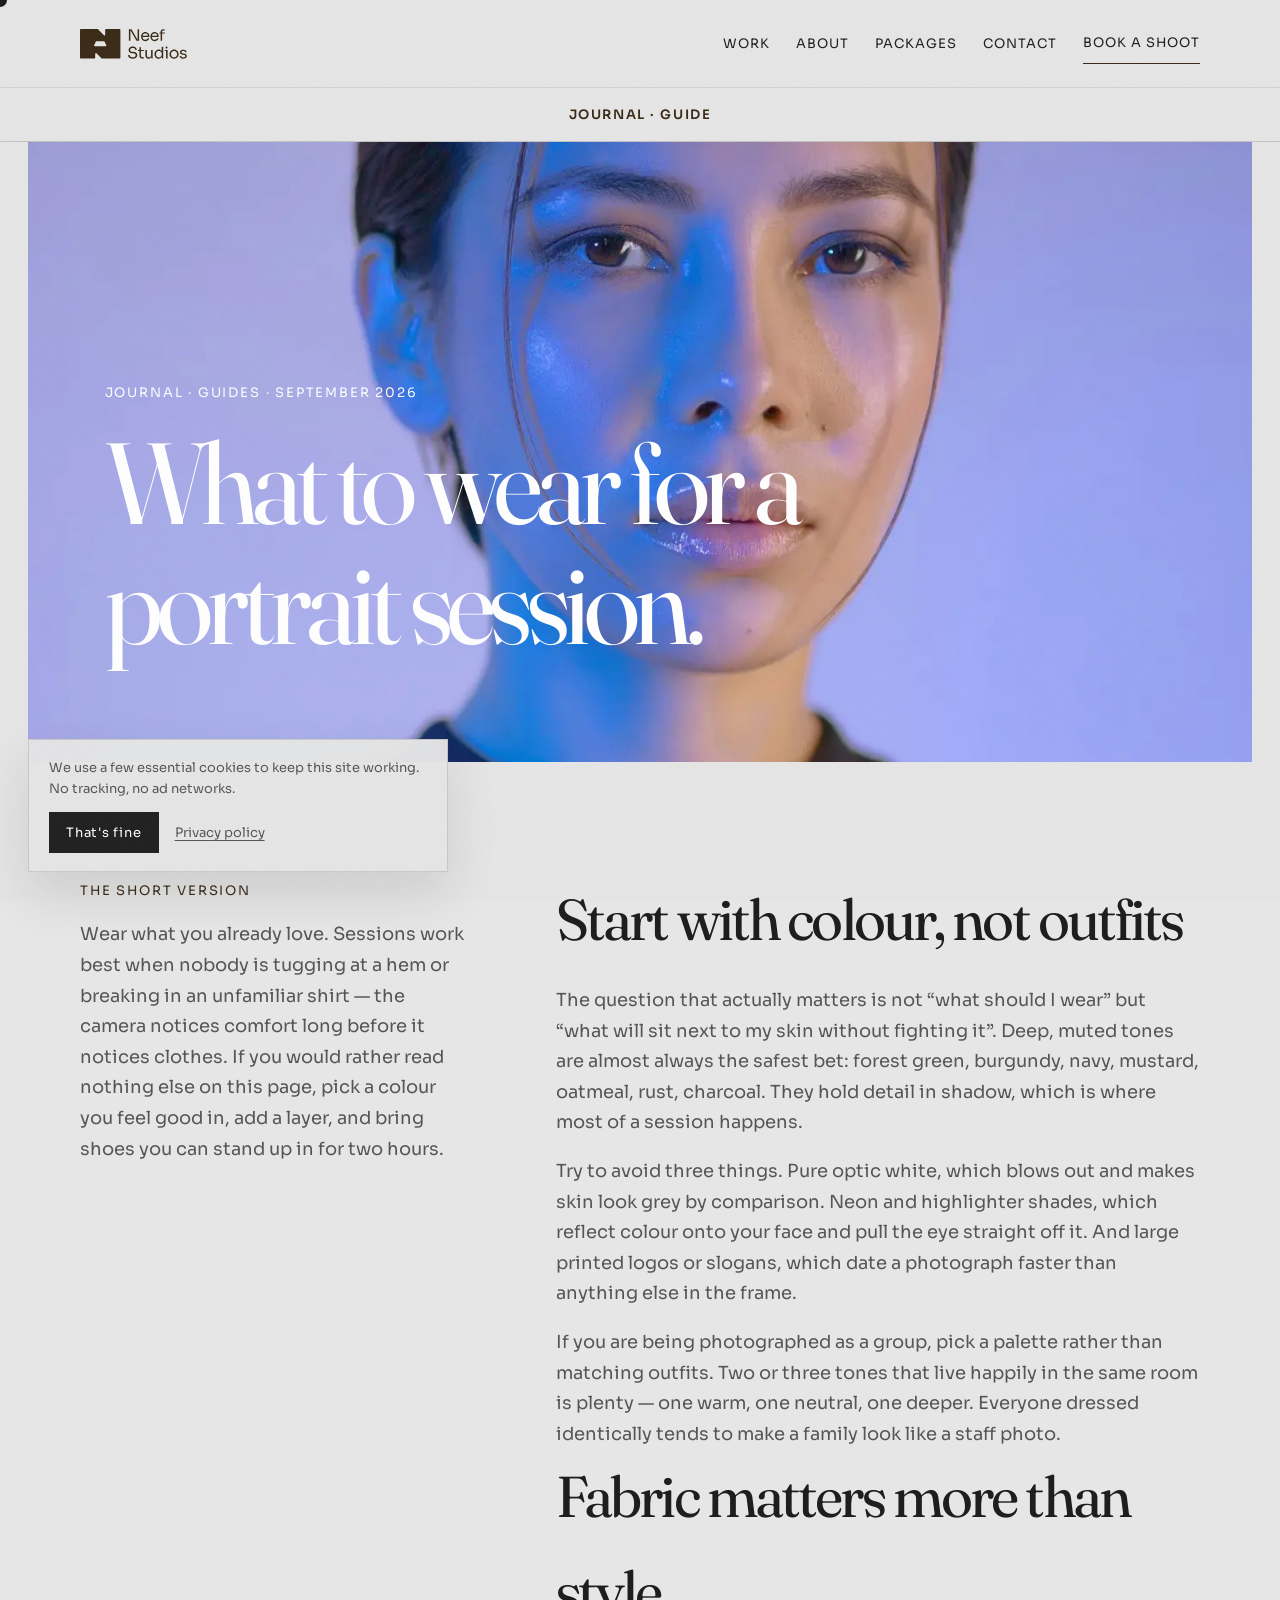
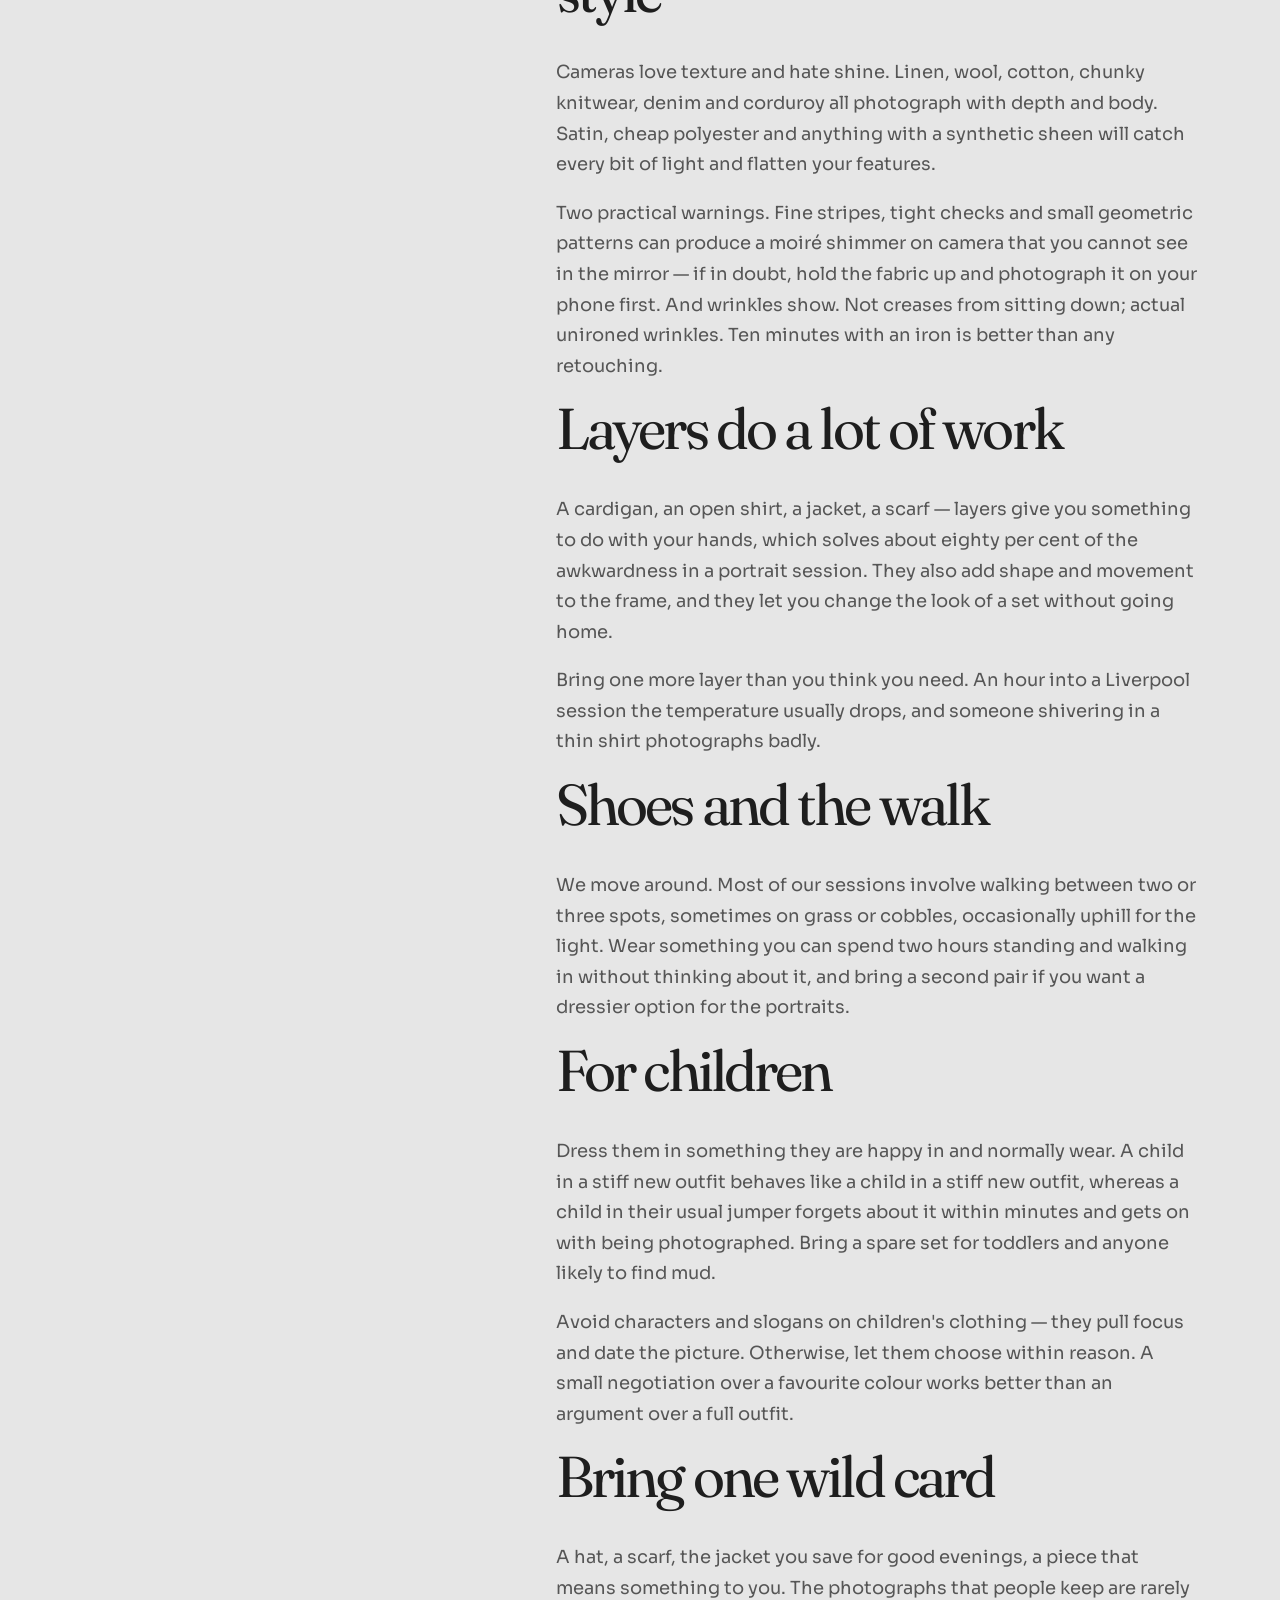
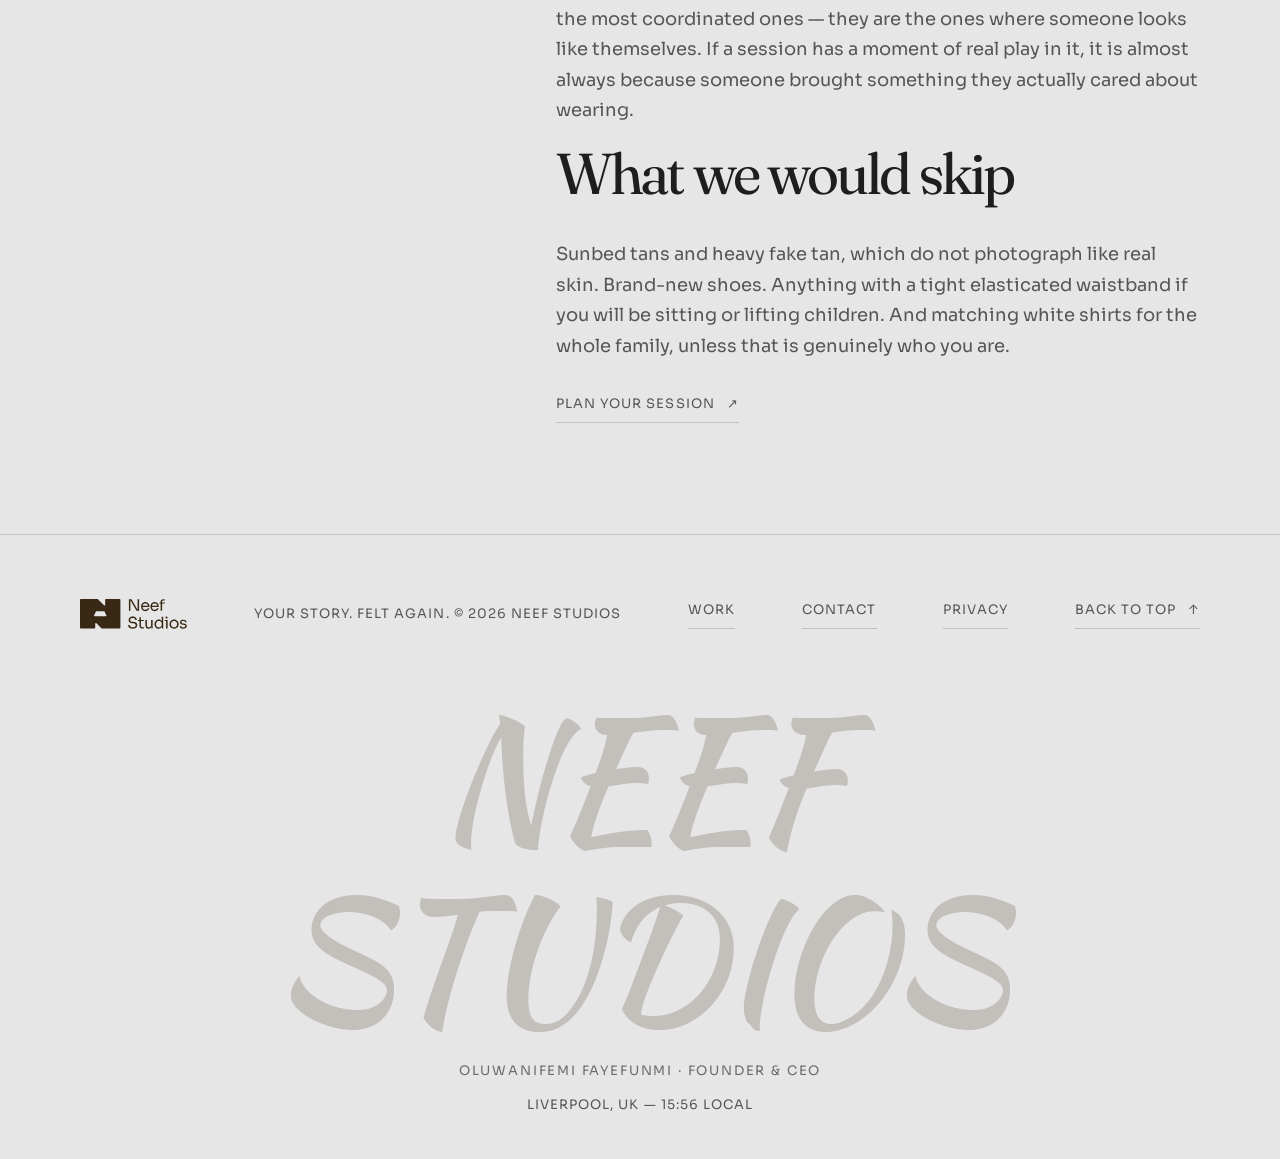
<file: journal/what-to-wear.html>
<!DOCTYPE html>
<html lang="en-GB" class="no-js">
<head>
    <meta charset="UTF-8">
    <meta name="viewport" content="width=device-width, initial-scale=1.0">
    <meta name="description" content="What to wear for a portrait session — simple, practical guidance from Neef Studios on colours, layers and comfort.">
    <meta name="theme-color" content="#1e1e1e">
    <meta name="referrer" content="strict-origin-when-cross-origin">
    <meta property="og:title" content="What to wear for a portrait session — Neef Studios">
    <meta property="og:description" content="Simple choices that keep the focus on you — colours, layers and the pieces you already love.">
    <meta property="og:type" content="article">
    <meta property="og:image" content="https://neefstudios.co.uk/assets/img/webp/portrait-53994a69daeb-900.webp">
    <meta property="og:image:width" content="900">
    <meta property="og:image:height" content="600">
    <meta property="og:image:alt" content="Portrait photograph by Neef Studios, Liverpool">
    <link rel="canonical" href="https://neefstudios.co.uk/journal/what-to-wear.html">
    <meta property="og:url" content="https://neefstudios.co.uk/journal/what-to-wear.html">
    <meta property="og:site_name" content="Neef Studios">
    <meta name="twitter:card" content="summary_large_image">
    <title>What to wear for a portrait session — Neef Studios</title>
    <link rel="preload" href="../assets/fonts/sora/sora-latin-var.woff2" as="font" type="font/woff2" crossorigin>
    <link rel="preload" href="../assets/fonts/fraunces-latin.woff2" as="font" type="font/woff2" crossorigin>
    <link rel="icon" type="image/svg+xml" href="../assets/brand/logo-icon-brown.svg">
    <link rel="icon" type="image/png" sizes="32x32" href="../assets/favicon-32x32.png">
    <link rel="apple-touch-icon" sizes="180x180" href="../assets/apple-touch-icon.png">
    <link rel="stylesheet" href="../styles.css">
    <script>document.documentElement.classList.replace("no-js","js");</script>
    <script defer src="../site.js"></script>
</head>
<body>
    <a class="skip-link" href="#main-content">Skip to main content</a>
    <header class="site-header" id="top">
        <a class="wordmark" href="../index.html" aria-label="Neef Studios home"><img class="brand-mark" src="../assets/brand/logo-full-brown.svg" alt="Neef Studios"></a>
        <button class="nav-toggle" type="button" aria-expanded="false" aria-controls="primary-nav" aria-label="Open menu"><span class="nav-toggle__bar" aria-hidden="true"></span><span class="nav-toggle__bar" aria-hidden="true"></span><span class="nav-toggle__bar" aria-hidden="true"></span></button>
        <nav class="nav-links" id="primary-nav" aria-label="Main navigation">
            <a href="../work.html">Work</a>
            <a href="../about.html">About</a>
            <a href="../packages.html">Packages</a>
            <a href="../contact.html">Contact</a>
            <a class="contact-link" href="../contact.html" data-booking-trigger data-service="Booking enquiry">Book a shoot</a>
        </nav>
    </header>
    <main id="main-content" tabindex="-1">
        <div class="case-concept"><strong>Journal · Guide</strong></div>
        <section class="case-hero" aria-labelledby="journal-entry-title">
            <img class="hero-media case-hero-media" src="../assets/img/webp/portrait-53994a69daeb-1600.webp"
                srcset="../assets/img/webp/portrait-53994a69daeb-480.webp 480w, ../assets/img/webp/portrait-53994a69daeb-900.webp 900w, ../assets/img/webp/portrait-53994a69daeb-1600.webp 1600w"
                sizes="100vw" width="1600" height="1067" fetchpriority="high" decoding="async" alt="">
            <div class="case-hero-content hero-fade">
                <p class="eyebrow">Journal · Guides · September 2026</p>
                <h1 class="case-title" id="journal-entry-title">What to wear for a portrait session.</h1>
            </div>
        </section>
        <section class="section case-section reveal" aria-label="Journal entry">
            <div class="content-split">
                <div class="reveal">
                    <p class="section-label">The short version</p>
                    <p class="body-copy">Wear what you already love. Sessions work best when nobody is tugging at a hem or breaking in an unfamiliar shirt — the camera notices comfort long before it notices clothes. If you would rather read nothing else on this page, pick a colour you feel good in, add a layer, and bring shoes you can stand up in for two hours.</p>
                </div>
                <div class="reveal">
                    <h2>Start with colour, not outfits</h2>
                    <p class="body-copy">The question that actually matters is not “what should I wear” but “what will sit next to my skin without fighting it”. Deep, muted tones are almost always the safest bet: forest green, burgundy, navy, mustard, oatmeal, rust, charcoal. They hold detail in shadow, which is where most of a session happens.</p>
                    <p class="body-copy">Try to avoid three things. Pure optic white, which blows out and makes skin look grey by comparison. Neon and highlighter shades, which reflect colour onto your face and pull the eye straight off it. And large printed logos or slogans, which date a photograph faster than anything else in the frame.</p>
                    <p class="body-copy">If you are being photographed as a group, pick a palette rather than matching outfits. Two or three tones that live happily in the same room is plenty — one warm, one neutral, one deeper. Everyone dressed identically tends to make a family look like a staff photo.</p>
                    <h2>Fabric matters more than style</h2>
                    <p class="body-copy">Cameras love texture and hate shine. Linen, wool, cotton, chunky knitwear, denim and corduroy all photograph with depth and body. Satin, cheap polyester and anything with a synthetic sheen will catch every bit of light and flatten your features.</p>
                    <p class="body-copy">Two practical warnings. Fine stripes, tight checks and small geometric patterns can produce a moiré shimmer on camera that you cannot see in the mirror — if in doubt, hold the fabric up and photograph it on your phone first. And wrinkles show. Not creases from sitting down; actual unironed wrinkles. Ten minutes with an iron is better than any retouching.</p>
                    <h2>Layers do a lot of work</h2>
                    <p class="body-copy">A cardigan, an open shirt, a jacket, a scarf — layers give you something to do with your hands, which solves about eighty per cent of the awkwardness in a portrait session. They also add shape and movement to the frame, and they let you change the look of a set without going home.</p>
                    <p class="body-copy">Bring one more layer than you think you need. An hour into a Liverpool session the temperature usually drops, and someone shivering in a thin shirt photographs badly.</p>
                    <h2>Shoes and the walk</h2>
                    <p class="body-copy">We move around. Most of our sessions involve walking between two or three spots, sometimes on grass or cobbles, occasionally uphill for the light. Wear something you can spend two hours standing and walking in without thinking about it, and bring a second pair if you want a dressier option for the portraits.</p>
                    <h2>For children</h2>
                    <p class="body-copy">Dress them in something they are happy in and normally wear. A child in a stiff new outfit behaves like a child in a stiff new outfit, whereas a child in their usual jumper forgets about it within minutes and gets on with being photographed. Bring a spare set for toddlers and anyone likely to find mud.</p>
                    <p class="body-copy">Avoid characters and slogans on children's clothing — they pull focus and date the picture. Otherwise, let them choose within reason. A small negotiation over a favourite colour works better than an argument over a full outfit.</p>
                    <h2>Bring one wild card</h2>
                    <p class="body-copy">A hat, a scarf, the jacket you save for good evenings, a piece that means something to you. The photographs that people keep are rarely the most coordinated ones — they are the ones where someone looks like themselves. If a session has a moment of real play in it, it is almost always because someone brought something they actually cared about wearing.</p>
                    <h2>What we would skip</h2>
                    <p class="body-copy">Sunbed tans and heavy fake tan, which do not photograph like real skin. Brand-new shoes. Anything with a tight elasticated waistband if you will be sitting or lifting children. And matching white shirts for the whole family, unless that is genuinely who you are.</p>
                    <p class="intro-copy"><a class="text-link" href="../contact.html" data-booking-trigger data-service="Portrait and family photography">Plan your session <span aria-hidden="true">↗</span></a></p>
                </div>
            </div>
        </section>
    </main>
    <footer class="site-footer site-footer--bordered">
        <a class="wordmark" href="../index.html" aria-label="Neef Studios home"><img class="brand-mark" src="../assets/brand/logo-full-brown.svg" alt="Neef Studios"></a>
        <p class="footer-tagline">Your story. Felt again. © <span data-current-year></span> Neef Studios</p>
        <a class="text-link" href="../work.html">Work</a>
        <a class="text-link" href="../contact.html">Contact</a>
        <a class="text-link" href="../privacy.html">Privacy</a>
        <a class="text-link" href="#top" data-scroll-top>Back to top <span aria-hidden="true">↑</span></a>
    </footer>
    <a class="floating-cta" href="../contact.html" data-booking-trigger data-service="Booking enquiry">Book a shoot</a>
</body>
</html>
</file>
<file: styles.css>
:root {
    color-scheme: light;
    --text-small: clamp(12px, 0.15vw + 11.5px, 13px);
    --text-body: clamp(16px, 0.2vw + 15.5px, 18px);
    --ink: #1e1e1e;
    --paper: #e6e6e6;
    --muted: #565656;
    --accent: #382814;
    --gold: #be9b49;
    --line: rgba(30, 30, 30, 0.18);
    --soft: #d9d9d9;
    --shadow: 0 22px 50px rgba(30, 30, 30, 0.12);
    --ease-out: cubic-bezier(0.2, 0.65, 0.3, 1);
    --ease-soft: cubic-bezier(0.33, 1, 0.68, 1);
    --label-tracking: 0.14em;
    --reveal-duration: 900ms;
    --reveal-distance: 34px;
}

@font-face {
    font-family: "Fraunces";
    font-style: normal;
    font-weight: 300 600;
    font-display: swap;
    src: url("assets/fonts/fraunces-latin.woff2") format("woff2");
}

@font-face {
    font-family: "Inter";
    font-style: normal;
    font-weight: 400 700;
    font-display: swap;
    src: url("assets/fonts/inter-latin.woff2") format("woff2");
}

/* Sora — brand primary typeface (SIL OFL, self-hosted, variable 100-800) */

@font-face {
    font-family: "Sora";
    font-style: normal;
    font-weight: 100 800;
    font-display: swap;
    src: url("assets/fonts/sora/sora-latin-var.woff2") format("woff2");
}

/* Kaushan Script — SIL OFL brush-stroke signature face for the studio owner's mark */

@font-face {
    font-family: "Kaushan Script";
    font-style: normal;
    font-weight: 400;
    font-display: swap;
    src: url("assets/fonts/signature/kaushan-script-latin.woff2") format("woff2");
}

* {
    box-sizing: border-box;
}

html {
    scroll-behavior: smooth;
    scroll-padding-top: 104px;
}

body {
    margin: 0;
    background: var(--paper);
    color: var(--ink);
    font-family: "Sora", "Inter", Arial, Helvetica, sans-serif;
    font-size: var(--text-body);
    line-height: 1.65;
    -webkit-font-smoothing: antialiased;
}

body.modal-open {
    overflow: hidden;
    scrollbar-gutter: stable;
    padding-right: var(--modal-scrollbar, 0px);
}

a {
    color: inherit;
    text-decoration: none;
}

.skip-link {
    position: absolute;
    z-index: 100;
    top: 12px;
    left: 12px;
    padding: 12px 16px;
    transform: translateY(-160%);
    background: var(--ink);
    color: #fff;
}

.skip-link:focus {
    transform: translateY(0);
}

img {
    display: block;
    max-width: 100%;
}

.site-header,
.section,
.site-footer {
    width: min(1440px, 100%);
    margin: 0 auto;
    padding-right: 6.25%;
    padding-left: 6.25%;
}

.site-header {
    position: sticky;
    top: 0;
    z-index: 20;
    min-height: 88px;
    display: flex;
    align-items: center;
    justify-content: space-between;
    gap: 24px;
    background: rgba(230, 230, 230, 0.94);
    backdrop-filter: blur(12px);
    border-bottom: 1px solid rgba(30, 30, 30, 0.1);
    transition: min-height 320ms var(--ease-soft), box-shadow 320ms var(--ease-soft), background 320ms var(--ease-soft);
}

.site-header.is-condensed {
    min-height: 64px;
    background: rgba(230, 230, 230, 0.97);
    box-shadow: 0 10px 30px rgba(30, 30, 30, 0.07);
}

.wordmark {
    display: inline-flex;
    align-items: center;
    white-space: nowrap;
}

.brand-mark {
    width: auto;
    height: 30px;
    flex: 0 0 auto;
    transition: opacity 200ms ease;
}

.wordmark:hover .brand-mark {
    opacity: 0.78;
}

.nav-links {
    display: flex;
    flex-wrap: wrap;
    align-items: center;
    justify-content: flex-end;
    gap: clamp(14px, 2vw, 42px);
    font-size: var(--text-small);
    letter-spacing: 0.08em;
    text-transform: uppercase;
}

.nav-links a,
.text-link {
    transition: color 180ms ease;
}

.nav-links a {
    position: relative;
    padding: 9px 0;
}

/* ---------- Mobile navigation toggle ---------- */

.nav-toggle {
    display: none;
    flex-direction: column;
    justify-content: center;
    gap: 5px;
    width: 44px;
    height: 44px;
    padding: 10px;
    border: 1px solid var(--line);
    border-radius: 8px;
    background: transparent;
    cursor: pointer;
}

.nav-toggle__bar {
    display: block;
    width: 100%;
    height: 2px;
    background: var(--ink);
    border-radius: 2px;
    transition: transform 280ms var(--ease-out), opacity 200ms ease;
    transform-origin: center;
}

.nav-toggle[aria-expanded="true"] .nav-toggle__bar:nth-child(1) {
    transform: translateY(7px) rotate(45deg);
}

.nav-toggle[aria-expanded="true"] .nav-toggle__bar:nth-child(2) {
    opacity: 0;
}

.nav-toggle[aria-expanded="true"] .nav-toggle__bar:nth-child(3) {
    transform: translateY(-7px) rotate(-45deg);
}

.nav-toggle:focus-visible {
    outline: 2px solid var(--ink);
    outline-offset: 3px;
}

@media (max-width: 900px) {
    .nav-toggle {
        display: flex;
    }

    .site-header {
        position: sticky;
    }

    .nav-links {
        position: absolute;
        top: 100%;
        left: 0;
        right: 0;
        z-index: 30;
        display: none;
        flex-direction: column;
        align-items: stretch;
        gap: 0;
        padding: 10px 6.25% 22px;
        background: rgba(230, 230, 230, 0.99);
        border-bottom: 1px solid var(--line);
        box-shadow: 0 24px 42px rgba(30, 30, 30, 0.12);
    }

    .nav-links.is-open {
        display: flex;
        animation: nav-drop 320ms var(--ease-out);
    }

    @keyframes nav-drop {
        from {
            opacity: 0;
            transform: translateY(-10px);
        }

        to {
            opacity: 1;
            transform: translateY(0);
        }
    }

    .nav-links a {
        padding: 15px 0;
        border-bottom: 1px solid var(--line);
        font-size: var(--text-body);
        letter-spacing: 0.1em;
    }

    .nav-links a::after {
        display: none;
    }

    .nav-links .contact-link {
        margin-top: 16px;
        padding: 13px 0;
        border-bottom: 1px solid var(--accent);
        text-align: center;
    }
}

@media (min-width: 901px) {
    .nav-toggle {
        display: none !important;
    }
}

.nav-links a::after,
.text-link::after {
    position: absolute;
    bottom: 2px;
    left: 0;
    width: 100%;
    height: 1px;
    content: "";
    background: currentColor;
    transform: scaleX(0);
    transform-origin: right center;
    transition: transform 320ms var(--ease-out);
}

.text-link {
    position: relative;
}

.text-link::after {
    bottom: 4px;
}

.nav-links a:hover::after,
.nav-links a:focus-visible::after,
.text-link:hover::after,
.text-link:focus-visible::after {
    transform: scaleX(1);
    transform-origin: left center;
}

.nav-links a:focus-visible,
.wordmark:focus-visible,
.round-link:focus-visible {
    outline: 2px solid currentColor;
    outline-offset: 4px;
}

.contact-link {
    padding: 7px 0 5px;
    border-bottom: 1px solid var(--accent);
}

.floating-cta {
    position: fixed;
    right: clamp(18px, 3vw, 32px);
    bottom: clamp(18px, 3vw, 32px);
    z-index: 30;
    display: inline-flex;
    align-items: center;
    gap: 8px;
    padding: 12px 18px;
    border: 1px solid rgba(255, 255, 255, 0.22);
    border-radius: 999px;
    background: #1e1e1e;
    box-shadow: var(--shadow);
    color: #fff;
    font-size: var(--text-small);
    letter-spacing: 0.08em;
    text-transform: uppercase;
    opacity: 0;
    visibility: hidden;
    transform: translateY(14px);
    transition: transform 260ms var(--ease-soft), box-shadow 180ms ease, opacity 260ms ease, visibility 260ms ease;
}

.floating-cta.is-shown {
    opacity: 1;
    visibility: visible;
    transform: translateY(0);
}

.floating-cta:hover,
.floating-cta:focus-visible {
    transform: translateY(-2px);
    box-shadow: 0 24px 42px rgba(17, 17, 17, 0.18);
}

.hero {
    position: relative;
    min-height: min(720px, calc(100svh - 88px));
    margin: 0 2.2%;
    display: flex;
    align-items: flex-end;
    overflow: hidden;
    color: #fff;
    background: #4c514b;
}

.hero-media {
    position: absolute;
    inset: -4%;
    z-index: 0;
    width: 104%;
    height: 104%;
    object-fit: cover;
    object-position: center 52%;
    animation: hero-drift 22s var(--ease-soft) both;
}

.hero::after {
    position: absolute;
    inset: 0;
    z-index: 1;
    content: "";
    background: linear-gradient(90deg, rgba(20, 20, 20, 0.72), rgba(20, 20, 20, 0.32) 82%),
        linear-gradient(0deg, rgba(20, 20, 20, 0.56), transparent 54%);
}

@keyframes hero-drift {
    from {
        transform: scale(1.07) translateX(0);
    }

    to {
        transform: scale(1.14) translateX(1.4%);
    }
}

.hero-fade {
    position: relative;
    z-index: 2;
    width: min(1440px, 100%);
    margin: 0 auto;
    padding: clamp(48px, 9vw, 120px) 6.25%;
    animation: hero-rise 1100ms var(--ease-out) 150ms both;
}

@keyframes hero-rise {
    from {
        opacity: 0;
        transform: translateY(26px);
    }

    to {
        opacity: 1;
        transform: translateY(0);
    }
}

.hero .eyebrow {
    animation: hero-rise 900ms var(--ease-out) 350ms both;
}

.hero-line {
    display: block;
    overflow: hidden;
    padding-bottom: 0.26em;
    margin-bottom: -0.26em;
}

.hero-line > span {
    display: block;
    /* Visible by default; the animation only slides in FROM below.
       If the animation never runs, the headline is still readable. */
    transform: translateY(0);
    animation: hero-line-up 1000ms cubic-bezier(0.2, 0.65, 0.3, 1) both;
}

.hero-line:nth-child(2) > span {
    animation-delay: 180ms;
}

@keyframes hero-line-up {
    from {
        transform: translateY(115%);
    }

    to {
        transform: translateY(0);
    }
}

.hero-bottom {
    animation: hero-rise 900ms var(--ease-out) 720ms both;
}

.eyebrow {
    margin: 0 0 20px;
    font-size: var(--text-small);
    letter-spacing: var(--label-tracking);
    line-height: 1.5;
    text-transform: uppercase;
}

.hero h1 {
    max-width: 900px;
    margin: 0;
    font-family: "Fraunces", Georgia, "Times New Roman", serif;
    font-size: clamp(58px, 10vw, 144px);
    font-weight: 400;
    letter-spacing: -0.03em;
    line-height: 0.88;
}

.hero-bottom {
    display: flex;
    align-items: end;
    justify-content: space-between;
    gap: 32px;
    margin-top: clamp(34px, 6vw, 72px);
}

.hero-copy {
    max-width: 380px;
    margin: 0;
    color: rgba(255, 255, 255, 0.82);
    font-size: var(--text-body);
    line-height: 1.7;
}

.round-link {
    width: 58px;
    height: 58px;
    flex: 0 0 auto;
    display: grid;
    place-items: center;
    border: 1px solid rgba(255, 255, 255, 0.72);
    border-radius: 50%;
    font-size: 22px;
    transition: color 180ms ease, background 180ms ease;
}

.round-link:hover {
    background: #fff;
    color: var(--ink);
}

.intro {
    display: grid;
    grid-template-columns: 1fr 1.15fr;
    gap: 8%;
    padding-top: clamp(88px, 12vw, 160px);
    padding-bottom: clamp(88px, 12vw, 160px);
}

.section-label {
    margin: 8px 0 0;
    color: var(--accent);
    font-size: var(--text-small);
    letter-spacing: var(--label-tracking);
    text-transform: uppercase;
}

.intro h2,
.services h2,
.section-heading h2,
.contact h2,
.page-title,
.case-title {
    margin: 0;
    font-family: "Fraunces", Georgia, "Times New Roman", serif;
    font-size: clamp(38px, 5.2vw, 72px);
    font-weight: 400;
    letter-spacing: -0.05em;
    line-height: 1.04;
}

.intro-copy,
.body-copy {
    max-width: 650px;
    margin: 26px 0 0;
    color: var(--muted);
    font-size: var(--text-body);
    line-height: 1.7;
}

.work {
    padding-top: clamp(24px, 4vw, 56px);
    padding-bottom: clamp(96px, 13vw, 170px);
}

.section-heading {
    display: flex;
    align-items: end;
    justify-content: space-between;
    gap: 24px;
    margin-bottom: 38px;
}

.section-heading h2 {
    font-size: clamp(42px, 6vw, 82px);
}

.text-link {
    display: inline-flex;
    align-items: center;
    gap: 12px;
    padding-bottom: 7px;
    border-bottom: 1px solid var(--line);
    font-size: var(--text-small);
    letter-spacing: 0.08em;
    text-transform: uppercase;
    white-space: nowrap;
}

.projects {
    display: grid;
    grid-template-columns: 1.15fr 0.85fr;
    gap: 28px;
}

.project:nth-child(2) {
    margin-top: 100px;
}

.project {
    min-width: 0;
}

.project[hidden],
[hidden] {
    display: none !important;
}

.project-image-wrap {
    position: relative;
    overflow: hidden;
    background: var(--ink);
}

.project-image {
    min-height: 280px;
    aspect-ratio: 1.2;
    width: 100%;
    object-fit: cover;
    background-color: #cfcfcf;
    transition: transform 700ms var(--ease-out), filter 500ms ease;
}

.project-card-link:hover .project-image,
.project-card-link:focus-visible .project-image {
    transform: scale(1.055);
    filter: saturate(0.82);
}

.project-card-link::before {
    position: absolute;
    top: clamp(16px, 2vw, 26px);
    right: clamp(16px, 2vw, 26px);
    z-index: 2;
    display: grid;
    place-items: center;
    width: 74px;
    height: 74px;
    border: 1px solid rgba(255, 255, 255, 0.4);
    border-radius: 50%;
    background: rgba(30, 30, 30, 0.55);
    backdrop-filter: blur(6px);
    color: #fff;
    content: "View";
    font-size: 11px;
    letter-spacing: 0.14em;
    text-transform: uppercase;
    opacity: 0;
    transform: scale(0.72);
    transition: opacity 300ms ease, transform 420ms var(--ease-out);
    pointer-events: none;
}

.project-card-link {
    position: relative;
}

.project-card-link:hover::before,
.project-card-link:focus-visible::before {
    opacity: 1;
    transform: scale(1);
}

/* Touch devices: keep the effects, scoped to :active so they respond to tap.
   Hover-only reveals are converted into permanent/stated states, not removed. */

@media (hover: none) {
    .project-card-link::before {
        content: "View";
        position: absolute;
        top: clamp(12px, 2vw, 20px);
        right: clamp(12px, 2vw, 20px);
        z-index: 2;
        display: grid;
        place-items: center;
        width: 58px;
        height: 58px;
        border: 1px solid rgba(255, 255, 255, 0.45);
        border-radius: 50%;
        background: rgba(27, 25, 22, 0.5);
        color: #fff;
        font-size: 10px;
        letter-spacing: 0.12em;
        text-transform: uppercase;
        opacity: 1;
        transform: none;
        transition: none;
        pointer-events: none;
    }

    .project-overlay {
        opacity: 1;
        transform: none;
    }
}

/* Tap feedback for touch: press states replace hover states */

@media (hover: none) {
    .project-card-link:active .project-image {
        transform: scale(1.03);
        filter: saturate(0.86);
    }

    .journal-card-link:active .journal-image {
        transform: scale(1.025);
        filter: saturate(0.92);
    }

    .work-index__row:active {
        padding-left: 10px;
    }

    .work-index__row:active .work-index__title,
    .journal-card-link:active .journal-meta h3 {
        color: var(--accent);
    }

    .filter-button:active,
    .service-item:active,
    .faq-item summary:active,
    .cookie-notice__accept:active,
    .booking-submit:active,
    .booking-cancel:active {
        transform: translateY(1px) scale(0.99);
    }

    .floating-cta:active {
        transform: translateY(1px);
    }
}

.project-overlay {
    position: absolute;
    inset: 0;
    display: flex;
    flex-direction: column;
    justify-content: end;
    padding: clamp(20px, 3vw, 36px);
    background: linear-gradient(0deg, rgba(15, 14, 12, 0.84), rgba(15, 14, 12, 0) 78%);
    color: white;
    opacity: 0;
    transform: translateY(10px);
    transition: opacity 350ms ease, transform 450ms ease;
}

.project-card-link:hover .project-overlay,
.project-card-link:focus-visible .project-overlay {
    opacity: 1;
    transform: translateY(0);
}

.project-overlay span {
    font-size: var(--text-small);
    letter-spacing: var(--label-tracking);
    text-transform: uppercase;
}

.project-overlay strong {
    max-width: 32ch;
    margin-top: 10px;
    font-family: "Fraunces", Georgia, "Times New Roman", serif;
    font-size: clamp(19px, 2.4vw, 27px);
    font-weight: 400;
    line-height: 1.25;
}

.project-overlay p {
    max-width: 36ch;
    margin: 10px 0 0;
    color: rgba(255, 255, 255, 0.88);
    font-size: var(--text-small);
    line-height: 1.6;
}

/* ---------- Film grain (static, composited once, unified texture) ---------- */

body::after {
    position: fixed;
    inset: 0;
    z-index: 250;
    content: "";
    background-image: url("data:image/svg+xml,%3Csvg xmlns='http://www.w3.org/2000/svg' width='160' height='160'%3E%3Cfilter id='n'%3E%3CfeTurbulence type='fractalNoise' baseFrequency='0.9' numOctaves='2' stitchTiles='stitch'/%3E%3CfeColorMatrix type='saturate' values='0'/%3E%3C/filter%3E%3Crect width='100%25' height='100%25' filter='url(%23n)' opacity='0.05'/%3E%3C/svg%3E");
    pointer-events: none;
}

/* ---------- Footer signature (oversized wordmark + local time) ---------- */

.footer-signature {
    width: 100%;
    margin-top: clamp(24px, 4vw, 48px);
    font-family: "Kaushan Script", "Fraunces", cursive;
    font-size: clamp(56px, 13vw, 190px);
    font-weight: 400;
    letter-spacing: -0.01em;
    line-height: 1.08;
    text-align: center;
    color: var(--accent);
    opacity: 0.2;
    /* Visible by default; the animation only fades in FROM transparent.
       If the animation never runs, the signature is still fully visible. */
    animation: signature-in 1800ms cubic-bezier(0.2, 0.65, 0.3, 1) 300ms both;
    user-select: none;
    pointer-events: none;
}

@keyframes signature-in {
    from {
        opacity: 0;
        transform: translateY(14px);
    }
}

@media (prefers-reduced-motion: reduce) {
    .footer-signature {
        animation: none;
    }
}

.footer-owner {
    width: 100%;
    margin: 0;
    color: var(--muted);
    font-size: var(--text-small);
    letter-spacing: 0.14em;
    text-align: center;
    text-transform: uppercase;
    opacity: 0.85;
}

.footer-meta {
    width: 100%;
    margin: clamp(18px, 3vw, 30px) 0 0;
    color: var(--muted);
    font-size: var(--text-small);
    letter-spacing: 0.08em;
    text-align: center;
    text-transform: uppercase;
}

/* ---------- Marquee strip (WCAG 2.2.2: aria-hidden, pauses on hover, static under reduced motion) ---------- */

.marquee {
    overflow: hidden;
    padding: clamp(18px, 3vw, 30px) 0;
    border-top: 1px solid var(--line);
    border-bottom: 1px solid var(--line);
}

.marquee__track {
    display: flex;
    align-items: baseline;
    gap: clamp(18px, 3vw, 36px);
    width: max-content;
    animation: marquee-drift 36s linear infinite;
    will-change: transform;
}

.marquee:hover .marquee__track {
    animation-play-state: paused;
}

.marquee__item {
    font-family: "Fraunces", Georgia, "Times New Roman", serif;
    font-size: clamp(20px, 2.6vw, 34px);
    letter-spacing: -0.02em;
    white-space: nowrap;
}

.marquee__dot {
    color: var(--accent);
}

@keyframes marquee-drift {
    from {
        transform: translateX(0);
    }

    to {
        transform: translateX(-50%);
    }
}

/* ---------- Embedded video (film projects) ---------- */

.case-video {
    position: relative;
    width: 100%;
    aspect-ratio: 16 / 9;
    margin-top: clamp(28px, 4vw, 48px);
    overflow: hidden;
    border: 1px solid var(--line);
    background: #111;
}

.case-video iframe,
.case-video img {
    position: absolute;
    inset: 0;
    width: 100%;
    height: 100%;
    border: 0;
    object-fit: cover;
}

.case-video__trigger {
    position: absolute;
    inset: 0;
    display: grid;
    place-items: center;
    width: 100%;
    border: 0;
    padding: 0;
    background: transparent;
    cursor: pointer;
}

.case-video__trigger img {
    opacity: 0.72;
    transition: opacity 400ms ease, transform 700ms var(--ease-out);
}

.case-video__trigger:hover img,
.case-video__trigger:focus-visible img {
    opacity: 0.6;
    transform: scale(1.02);
}

.case-video__trigger:focus-visible {
    outline: 3px solid #fff;
    outline-offset: -6px;
}

.case-video__play {
    position: relative;
    display: grid;
    place-items: center;
    width: clamp(64px, 9vw, 96px);
    height: clamp(64px, 9vw, 96px);
    border: 1px solid rgba(255, 255, 255, 0.85);
    border-radius: 50%;
    background: rgba(17, 17, 17, 0.42);
    color: #fff;
    transition: background 240ms ease, transform 320ms var(--ease-soft);
}

.case-video__trigger:hover .case-video__play,
.case-video__trigger:focus-visible .case-video__play {
    background: rgba(17, 17, 17, 0.72);
    transform: scale(1.07);
}

.case-video__play::after {
    width: 0;
    height: 0;
    margin-left: 6px;
    border-top: 11px solid transparent;
    border-bottom: 11px solid transparent;
    border-left: 17px solid currentColor;
    content: "";
}

/* No video linked yet: honest pending state instead of a dead play button */

.case-video.is-unavailable {
    cursor: default;
}

.case-video.is-unavailable .case-video__trigger {
    cursor: default;
}

.case-video.is-unavailable .case-video__play {
    width: auto;
    height: auto;
    padding: 12px 22px;
    border-radius: 999px;
    font-size: var(--text-small);
    letter-spacing: 0.12em;
    text-transform: uppercase;
}

.case-video.is-unavailable .case-video__play::after {
    content: "Film coming soon";
    width: auto;
    height: auto;
    margin: 0;
    border: 0;
}

.case-video.is-unavailable .case-video__trigger:hover img {
    opacity: 0.72;
    transform: none;
}

.case-video.is-unavailable .case-video__trigger:hover .case-video__play {
    background: rgba(17, 17, 17, 0.42);
    transform: none;
}

.case-video__caption {
    display: flex;
    flex-wrap: wrap;
    justify-content: space-between;
    gap: 8px 24px;
    margin: 14px 0 0;
    color: var(--muted);
    font-size: var(--text-small);
    line-height: 1.6;
}

/* Fallback link, shown only if the embedded player fails to initialise */

.case-video__fallback {
    position: absolute;
    left: 0;
    right: 0;
    bottom: 0;
    z-index: 3;
    margin: 0;
    padding: 10px 14px;
    background: rgba(17, 17, 17, 0.82);
    text-align: center;
}

.case-video__fallback a {
    color: #fff;
    font-size: var(--text-small);
    letter-spacing: 0.06em;
    text-decoration: underline;
    text-underline-offset: 4px;
}

.case-video__duration {
    flex: 0 0 auto;
    letter-spacing: 0.1em;
    text-transform: uppercase;
}

@media (prefers-reduced-motion: reduce) {
    .case-video__trigger img {
        transition: none;
    }
}

/* ---------- Custom cursor (fine pointers only) ---------- */

.cursor-dot {
    position: fixed;
    top: 0;
    left: 0;
    z-index: 200;
    display: none;
    width: 14px;
    height: 14px;
    border-radius: 50%;
    background: #fff;
    mix-blend-mode: difference;
    pointer-events: none;
    transform: translate(-50%, -50%);
    transition: width 240ms var(--ease-out), height 240ms var(--ease-out);
}

.cursor-dot.is-large {
    width: 72px;
    height: 72px;
}

.cursor-dot__label {
    position: absolute;
    inset: 0;
    display: grid;
    place-items: center;
    color: #000;
    font-size: 10px;
    font-weight: 600;
    letter-spacing: 0.12em;
    text-transform: uppercase;
    opacity: 0;
    transition: opacity 200ms ease;
}

.cursor-dot.is-large .cursor-dot__label {
    opacity: 1;
}

@media (hover: hover) and (pointer: fine) {
    html.has-custom-cursor .cursor-dot {
        display: block;
    }

    html.has-custom-cursor body {
        cursor: none;
    }

    html.has-custom-cursor a,
    html.has-custom-cursor button,
    html.has-custom-cursor [role="button"],
    html.has-custom-cursor summary {
        cursor: none;
    }

    /* Restore native cursor where text interaction matters */
    html.has-custom-cursor input,
    html.has-custom-cursor textarea,
    html.has-custom-cursor select {
        cursor: auto;
    }
}

/* ---------- Work index list (award-style signature) ---------- */

.work-index {
    position: relative;
    margin-bottom: clamp(56px, 8vw, 96px);
}

.work-index__label {
    margin: 0 0 18px;
    color: var(--muted);
    font-size: var(--text-small);
    letter-spacing: var(--label-tracking);
    text-transform: uppercase;
}

.work-index__list {
    margin: 0;
    padding: 0;
    list-style: none;
    border-top: 1px solid var(--line);
}

.work-index__row {
    display: grid;
    grid-template-columns: 3.5rem 1fr auto 4.5rem;
    align-items: baseline;
    gap: clamp(12px, 2.5vw, 32px);
    padding: clamp(22px, 3.5vw, 38px) 0;
    border-bottom: 1px solid var(--line);
    transition: padding-left 320ms var(--ease-out);
}

.work-index__row:hover {
    padding-left: 14px;
}

.work-index__num {
    color: var(--muted);
    font-size: var(--text-small);
    letter-spacing: 0.08em;
}

.work-index__title {
    font-family: "Fraunces", Georgia, "Times New Roman", serif;
    font-size: clamp(28px, 4.5vw, 58px);
    font-weight: 400;
    letter-spacing: -0.04em;
    line-height: 1.05;
    transition: color 260ms ease;
}

.work-index__row:hover .work-index__title {
    color: var(--accent);
}

.work-index__meta {
    color: var(--muted);
    font-size: var(--text-small);
    letter-spacing: 0.08em;
    text-align: right;
    text-transform: uppercase;
}

.work-index__year {
    color: var(--muted);
    font-size: var(--text-small);
    text-align: right;
}

.work-index__preview {
    position: fixed;
    top: 0;
    left: 0;
    z-index: 40;
    width: min(340px, 26vw);
    aspect-ratio: 4 / 3;
    overflow: hidden;
    pointer-events: none;
    opacity: 0;
    transform: scale(0.9);
    transition: opacity 280ms ease, transform 420ms var(--ease-out);
    will-change: transform;
}

.work-index__preview.is-visible {
    opacity: 1;
    transform: scale(1);
}

.work-index__preview img {
    position: absolute;
    inset: 0;
    width: 100%;
    height: 100%;
    object-fit: cover;
    opacity: 0;
    transition: opacity 320ms ease;
}

.work-index__preview img.is-current {
    opacity: 1;
}

.work-index__row:focus-visible {
    outline: 2px solid var(--ink);
    outline-offset: 4px;
}

@media (hover: none), (max-width: 900px) {
    .work-index__preview {
        display: none;
    }
}

@media (max-width: 700px) {
    .work-index__row {
        grid-template-columns: 2.5rem 1fr;
        grid-template-areas:
            "num title"
            "meta meta";
        row-gap: 8px;
    }

    .work-index__num {
        grid-area: num;
    }

    .work-index__title {
        grid-area: title;
    }

    .work-index__meta {
        grid-area: meta;
        text-align: left;
    }

    .work-index__year {
        display: none;
    }
}

.work-filters {
    position: sticky;
    top: 88px;
    z-index: 15;
    display: flex;
    flex-wrap: wrap;
    gap: 10px;
    margin: 0 0 30px;
    padding: 14px 0;
    background: rgba(230, 230, 230, 0.96);
    backdrop-filter: blur(10px);
    border-bottom: 1px solid var(--line);
}

.site-header.is-condensed ~ * .work-filters,
body:has(.site-header.is-condensed) .work-filters {
    top: 64px;
}

.filter-button {
    position: relative;
}

.filter-button .filter-count {
    display: inline-grid;
    place-items: center;
    min-width: 22px;
    height: 22px;
    padding: 0 6px;
    border-radius: 999px;
    background: rgba(30, 30, 30, 0.08);
    color: inherit;
    font-size: 11px;
    font-weight: 600;
    letter-spacing: 0.02em;
    transition: background 220ms ease, color 220ms ease;
}

.filter-button:hover .filter-count,
.filter-button.is-active .filter-count {
    background: rgba(255, 255, 255, 0.22);
}

.work-results-row {
    display: flex;
    align-items: baseline;
    justify-content: space-between;
    gap: 20px;
    margin: 0 0 30px;
}

.work-results-heading {
    margin: 0;
    color: var(--muted);
    font-size: var(--text-small);
    letter-spacing: var(--label-tracking);
    text-transform: uppercase;
}

.project-card-link:focus-visible ~ .project-note,
.project:focus-within .project-note {
    border-top-color: var(--accent);
}

@media (max-width: 700px) {
    .work-filters {
        position: static;
        padding: 0;
        border-bottom: 0;
        background: none;
        backdrop-filter: none;
    }

    .work-results-row {
        flex-direction: column;
        gap: 8px;
    }
}

.filter-button {
    min-height: 44px;
    display: inline-flex;
    align-items: center;
    gap: 9px;
    padding: 9px 14px;
    border: 1px solid var(--line);
    border-radius: 100px;
    background: transparent;
    color: var(--ink);
    cursor: pointer;
    font: inherit;
    font-size: var(--text-small);
    letter-spacing: 0.04em;
    transition: color 220ms ease, background 220ms ease, border-color 220ms ease;
}

.filter-button svg {
    width: 16px;
    height: 16px;
    fill: none;
    stroke: currentColor;
    stroke-linecap: round;
    stroke-linejoin: round;
    stroke-width: 1.5;
}

.filter-button:hover,
.filter-button.is-active {
    border-color: var(--ink);
    background: var(--ink);
    color: white;
}

.filter-button:focus-visible,
.project-card-link:focus-visible,
.text-link:focus-visible {
    outline: 2px solid var(--ink);
    outline-offset: 4px;
}

.empty-state {
    padding: 28px 0;
    color: var(--muted);
}

.empty-state h2 {
    margin: 0 0 10px;
    color: var(--ink);
    font-family: "Fraunces", Georgia, "Times New Roman", serif;
    font-size: clamp(20px, 1.9vw, 26px);
    font-weight: 400;
}

.service-icon {
    width: 34px;
    height: 34px;
    margin-bottom: 12px;
    fill: none;
    stroke: var(--ink);
    stroke-linecap: round;
    stroke-linejoin: round;
    stroke-width: 1.3;
}

.project:nth-child(2) .project-image {
    aspect-ratio: 0.94;
}

.project-meta {
    display: flex;
    align-items: baseline;
    justify-content: space-between;
    gap: 18px;
    padding-top: 16px;
}

.project-meta h2,
.project-meta h3 {
    margin: 0;
    font-family: "Fraunces", Georgia, "Times New Roman", serif;
    font-size: clamp(20px, 1.9vw, 26px);
    font-weight: 400;
}

.project-meta p {
    margin: 0;
    color: var(--muted);
    font-size: var(--text-small);
    letter-spacing: 0.08em;
    text-align: right;
    text-transform: uppercase;
}

.project-note {
    margin: 12px 0 0;
    padding-top: 12px;
    border-top: 1px solid var(--line);
    color: var(--muted);
    font-size: var(--text-small);
    line-height: 1.6;
}

.concept-disclosure {
    max-width: 780px;
    margin: 26px 0 0;
    padding: 14px 18px;
    border-left: 2px solid var(--accent);
    background: rgba(56, 40, 20, 0.07);
    color: var(--muted);
    font-size: var(--text-small);
    line-height: 1.7;
}

.services {
    display: grid;
    grid-template-columns: 0.8fr 1.2fr;
    gap: 8%;
    padding-top: clamp(72px, 10vw, 128px);
    padding-bottom: clamp(96px, 12vw, 148px);
    border-top: 1px solid var(--line);
}

.service-index {
    display: grid;
    align-content: start;
    margin: 0;
    padding: 0;
    list-style: none;
    border-top: 1px solid var(--line);
}

.service-index li {
    min-width: 0;
    border-bottom: 1px solid var(--line);
}

.service-item {
    width: 100%;
    display: flex;
    align-items: baseline;
    justify-content: space-between;
    gap: 16px;
    padding: 14px 0;
    border: 0;
    background: transparent;
    color: var(--ink);
    cursor: pointer;
    font-family: "Fraunces", Georgia, "Times New Roman", serif;
    font-size: clamp(19px, 1.7vw, 24px);
    line-height: 1.25;
    text-align: left;
    transition: color 180ms ease, padding 220ms ease;
}

.service-item:hover,
.service-item:focus-visible,
.service-item[aria-pressed="true"] {
    padding-left: 8px;
    color: var(--muted);
}

.service-item:focus-visible {
    outline: 2px solid var(--ink);
    outline-offset: 3px;
}

.service-number {
    color: var(--muted);
    font-family: "Sora", "Inter", Arial, Helvetica, sans-serif;
    font-size: var(--text-small);
    letter-spacing: 0.08em;
}

.service-showcase {
    display: grid;
    grid-template-columns: minmax(0, 1fr) minmax(160px, 0.8fr);
    align-items: stretch;
    gap: clamp(18px, 3vw, 36px);
}

.service-preview {
    position: relative;
    min-width: 0;
    min-height: 100%;
    overflow: hidden;
    background: var(--soft);
}

.service-preview img {
    position: absolute;
    inset: 0;
    width: 100%;
    height: 100%;
    object-fit: cover;
    opacity: 0;
    transform: scale(1.035);
    transition: opacity 420ms ease, transform 900ms var(--ease-out);
    z-index: 0;
}

.service-preview img.is-active {
    opacity: 1;
    transform: scale(1);
    z-index: 1;
}

.service-preview.is-visible img {
    opacity: 1;
    transform: scale(1);
}

.service-preview > span {
    position: absolute;
    inset: 0;
    display: grid;
    place-items: center;
    padding: 20px;
    color: var(--muted);
    font-size: var(--text-small);
    letter-spacing: 0.1em;
    text-align: center;
    text-transform: uppercase;
    transition: opacity 180ms ease;
}

.service-preview.is-visible > span {
    opacity: 0;
}

.process-grid,
.detail-grid {
    display: grid;
    grid-template-columns: repeat(4, minmax(0, 1fr));
    gap: 28px;
}

.process-card,
.detail-card {
    padding-top: 20px;
    border-top: 1px solid var(--line);
}

.process-card .number {
    color: var(--accent);
    font-size: var(--text-small);
    letter-spacing: 0.12em;
}

.process-card h3,
.detail-card h3 {
    margin: 22px 0 10px;
    font-family: "Fraunces", Georgia, "Times New Roman", serif;
    font-size: clamp(20px, 1.9vw, 26px);
    font-weight: 400;
}

.process-card p,
.detail-card p {
    margin: 0;
    color: var(--muted);
    font-size: var(--text-body);
    line-height: 1.7;
}

.home-process {
    padding-bottom: clamp(88px, 12vw, 148px);
}

.testimonial {
    padding-top: clamp(76px, 10vw, 128px);
    padding-bottom: clamp(76px, 10vw, 128px);
    background-color: var(--ink);
    background-image: radial-gradient(rgba(255, 255, 255, 0.09) 0.7px, transparent 0.7px);
    background-size: 22px 22px;
    color: #fff;
}

.testimonial .section-label {
    color: var(--gold);
}

.testimonial .body-copy {
    color: rgba(255, 255, 255, 0.7);
    font-size: var(--text-small);
    letter-spacing: 0.1em;
    text-transform: uppercase;
}

.testimonial .text-link {
    color: #fff;
    text-decoration: underline;
    text-underline-offset: 4px;
}

.testimonial blockquote {
    max-width: 900px;
    margin: 28px 0 0;
    font-family: "Fraunces", Georgia, "Times New Roman", serif;
    font-size: clamp(30px, 5vw, 62px);
    letter-spacing: -0.04em;
    line-height: 1.15;
}

.contact {
    padding-top: clamp(72px, 10vw, 128px);
    padding-bottom: clamp(80px, 10vw, 120px);
    background-color: var(--soft);
    background-image: url("assets/brand/pattern-tile.svg");
    background-size: 192px 144px;
}

.contact-inner {
    display: grid;
    grid-template-columns: 1fr 1fr;
    align-items: end;
    gap: 36px;
}

.contact h2 {
    max-width: 680px;
}

.contact-note {
    justify-self: end;
    max-width: 320px;
    margin: 0;
    color: var(--muted);
    font-size: var(--text-body);
    line-height: 1.7;
}

.contact-note a {
    display: inline-block;
    margin-top: 16px;
    color: var(--ink);
}

.site-footer {
    position: relative;
    min-height: 84px;
    display: flex;
    flex-wrap: wrap;
    align-items: center;
    justify-content: space-between;
    gap: 12px 20px;
    padding-top: clamp(36px, 5vw, 64px);
    padding-bottom: clamp(24px, 4vw, 44px);
    overflow: hidden;
    color: var(--muted);
    font-size: var(--text-small);
    letter-spacing: 0.08em;
    text-transform: uppercase;
}

.site-footer > *:not(.footer-signature) {
    position: relative;
    z-index: 1;
}

/* Tablet: keep flex row but let it wrap evenly */
@media (min-width: 701px) and (max-width: 1100px) {
    .site-footer {
        justify-content: center;
        row-gap: 18px;
    }

    .site-footer .footer-tagline {
        width: 100%;
        text-align: center;
    }
}

/* Clear footer boundary on pages that end without the patterned CTA band */

.site-footer--bordered {
    border-top: 1px solid var(--line);
}

.site-footer p {
    margin: 0;
}

.page-intro {
    padding-top: clamp(72px, 10vw, 130px);
    padding-bottom: clamp(58px, 8vw, 100px);
}

.page-intro .page-title {
    max-width: 1000px;
    margin-top: 18px;
    font-size: clamp(48px, 8vw, 110px);
}

.page-intro .body-copy {
    max-width: 700px;
}

.archive-grid {
    padding-top: clamp(24px, 4vw, 56px);
    padding-bottom: clamp(90px, 12vw, 150px);
}

.archive-grid .project {
    margin: 0;
}

.archive-grid .project:nth-child(3n + 2) {
    margin-top: 100px;
}

.archive-grid .project:nth-child(3n) {
    margin-top: 34px;
}

.project-card-link {
    display: block;
}

.project-card-link:hover .project-meta h2,
.project-card-link:hover .project-meta h3 {
    color: var(--accent);
}

.project-card-link .project-meta h2,
.project-card-link .project-meta h3 {
    transition: color 220ms ease;
}

.page-band {
    padding: clamp(72px, 10vw, 128px) 0;
    background-color: var(--soft);
    background-image: radial-gradient(rgba(17, 17, 17, 0.06) 0.7px, transparent 0.7px);
    background-size: 20px 20px;
}

.content-section {
    padding-top: clamp(72px, 10vw, 128px);
    padding-bottom: clamp(72px, 10vw, 128px);
}

.content-split {
    display: grid;
    grid-template-columns: 0.75fr 1.25fr;
    gap: 8%;
}

.content-split h2,
.case-section h2 {
    margin: 0;
    font-family: "Fraunces", Georgia, "Times New Roman", serif;
    font-size: clamp(34px, 4.5vw, 58px);
    font-weight: 400;
    letter-spacing: -0.05em;
}

.about-image {
    width: 100%;
    min-height: 420px;
    aspect-ratio: 1.4;
    object-fit: cover;
    background: #cfcfcf;
}

.case-hero {
    position: relative;
    min-height: min(620px, 72svh);
    margin: 0 2.2%;
    display: flex;
    align-items: end;
    overflow: hidden;
    color: #fff;
    background: #4c514b;
}

.case-hero-media {
    object-position: center;
}

.case-hero-content {
    position: relative;
    z-index: 1;
    width: min(1440px, 100%);
    margin: 0 auto;
    padding: clamp(48px, 8vw, 100px) 6.25%;
}

.case-title {
    max-width: 900px;
    margin-top: 16px;
    font-size: clamp(56px, 9vw, 116px);
}

.case-summary {
    max-width: 600px;
    margin: 22px 0 0;
    color: rgba(255, 255, 255, 0.84);
    font-size: var(--text-body);
    line-height: 1.7;
}

.case-meta {
    display: grid;
    grid-template-columns: repeat(4, 1fr);
    gap: 22px;
    padding-top: 32px;
    padding-bottom: 32px;
    border-bottom: 1px solid var(--line);
}

.case-meta p {
    margin: 0;
    color: var(--muted);
    font-size: var(--text-small);
    line-height: 1.7;
}

.case-meta strong {
    display: block;
    margin-bottom: 6px;
    color: var(--accent);
    font-size: var(--text-small);
    letter-spacing: 0.12em;
    text-transform: uppercase;
}

.case-section {
    padding-top: clamp(60px, 9vw, 110px);
    padding-bottom: clamp(60px, 9vw, 110px);
}

.case-section .body-copy {
    margin-top: 18px;
}

.case-gallery {
    display: grid;
    grid-template-columns: 1fr 1fr;
    min-width: 0;
    gap: 20px;
    margin-top: 44px;
}

.case-process-grid {
    margin-top: 42px;
}

.gallery-image {
    min-height: 280px;
    aspect-ratio: 1.15;
    min-width: 0;
    width: 100%;
    object-fit: cover;
    background-color: #cfcfcf;
}

.gallery-wide {
    grid-column: 1 / -1;
    aspect-ratio: 1.9;
}

.case-next {
    display: flex;
    align-items: center;
    justify-content: space-between;
    gap: 24px;
    padding-top: 28px;
    padding-bottom: 28px;
    border-top: 1px solid var(--line);
}

.case-next p {
    margin: 0 0 8px;
    color: var(--muted);
    font-size: var(--text-small);
    letter-spacing: 0.12em;
    text-transform: uppercase;
}

.case-next h2 {
    margin: 0;
    font-family: "Fraunces", Georgia, "Times New Roman", serif;
    font-size: clamp(25px, 4vw, 42px);
    font-weight: 400;
}

.contact-options {
    display: grid;
    grid-template-columns: 1fr 1fr;
    gap: 30px;
    margin-top: 48px;
}

.contact-option {
    padding: 24px 0;
    border-top: 1px solid var(--line);
}

.contact-option h2 {
    margin: 0 0 12px;
    font-family: "Fraunces", Georgia, "Times New Roman", serif;
    font-size: clamp(20px, 1.9vw, 26px);
    font-weight: 400;
}

.contact-option p {
    margin: 0;
    color: var(--muted);
    font-size: var(--text-body);
    line-height: 1.7;
}

.direct-contact-link {
    color: var(--ink);
    text-decoration: underline;
    text-underline-offset: 4px;
}

.contact-location {
    display: grid;
    grid-template-columns: minmax(220px, 0.7fr) minmax(0, 1.3fr);
    align-items: stretch;
    gap: clamp(32px, 7vw, 96px);
}

.contact-location h2 {
    margin: 0;
    font-family: "Fraunces", Georgia, "Times New Roman", serif;
    font-size: clamp(34px, 4.5vw, 58px);
    font-weight: 400;
    letter-spacing: -0.05em;
}

.studio-address {
    margin: 24px 0 18px;
    color: var(--muted);
    font-size: var(--text-body);
    font-style: normal;
    line-height: 1.7;
}

.contact-map {
    width: 100%;
    height: clamp(320px, 36vw, 440px);
    border: 0;
    background: var(--paper);
}

.purpose-panel {
    padding: clamp(68px, 9vw, 112px) 0;
    background-color: var(--ink);
    background-image: radial-gradient(rgba(255, 255, 255, 0.09) 0.7px, transparent 0.7px);
    background-size: 22px 22px;
    color: #fff;
}

.contact-map-band {
    background-color: var(--ink);
    background-image: radial-gradient(rgba(255, 255, 255, 0.09) 0.7px, transparent 0.7px);
    background-size: 22px 22px;
    color: #fff;
}

.contact-map-band .section-label {
    color: var(--gold);
}

.contact-map-band .studio-address {
    color: rgba(255, 255, 255, 0.7);
}

.contact-map-band h2,
.contact-map-band .text-link {
    color: #fff;
}

.contact-map-band .contact-map {
    border: 1px solid rgba(255, 255, 255, 0.24);
}

.purpose-panel .section-label {
    color: var(--gold);
}

.purpose-panel .body-copy {
    color: rgba(255, 255, 255, 0.7);
}

.purpose-panel blockquote {
    max-width: 980px;
    margin: 26px 0 0;
    font-family: "Fraunces", Georgia, "Times New Roman", serif;
    font-size: clamp(36px, 6.4vw, 86px);
    letter-spacing: -0.05em;
    line-height: 1.02;
}

.booking-modal {
    position: fixed;
    inset: 0;
    z-index: 100;
    display: grid;
    place-items: center;
    opacity: 0;
    visibility: hidden;
    pointer-events: none;
    transition: opacity 200ms ease, visibility 200ms ease;
}

.booking-toast {
    position: fixed;
    right: clamp(18px, 3vw, 32px);
    bottom: clamp(82px, 8vw, 116px);
    z-index: 130;
    max-width: min(360px, calc(100vw - 30px));
    padding: 12px 16px;
    border: 1px solid rgba(30, 30, 30, 0.12);
    background: rgba(30, 30, 30, 0.96);
    box-shadow: 0 18px 42px rgba(17, 17, 17, 0.18);
    color: #fff;
    font-size: var(--text-small);
    letter-spacing: 0.04em;
    opacity: 0;
    visibility: hidden;
    transform: translateY(10px);
    transition: opacity 180ms ease, visibility 180ms ease, transform 180ms ease;
}

.booking-toast.is-visible {
    opacity: 1;
    visibility: visible;
    transform: translateY(0);
}

.booking-modal.is-open {
    opacity: 1;
    visibility: visible;
    pointer-events: auto;
}

.booking-modal__backdrop {
    position: absolute;
    inset: 0;
    background: rgba(17, 17, 17, 0.6);
    opacity: 0;
    transition: opacity 260ms ease;
}

.booking-modal.is-open .booking-modal__backdrop {
    opacity: 1;
}

.booking-modal__dialog {
    position: relative;
    z-index: 1;
    width: min(1080px, calc(100vw - 48px));
    max-height: calc(100vh - 28px);
    max-height: min(850px, calc(100dvh - 40px));
    overflow: auto;
    overscroll-behavior: contain;
    padding: 28px clamp(28px, 4vw, 44px) 22px;
    border: 1px solid rgba(30, 30, 30, 0.08);
    background: #efefef;
    box-shadow: 0 28px 70px rgba(17, 17, 17, 0.2);
    opacity: 0;
    transform: translateY(22px) scale(0.985);
    transition: opacity 280ms ease, transform 380ms var(--ease-out);
}

.booking-modal.is-open .booking-modal__dialog {
    opacity: 1;
    transform: translateY(0) scale(1);
}

.booking-modal__dialog h2 {
    margin: 8px 0 0;
    font-family: "Fraunces", Georgia, "Times New Roman", serif;
    font-size: clamp(32px, 4vw, 46px);
    font-weight: 400;
    letter-spacing: -0.05em;
    line-height: 1.08;
}

.booking-modal__close {
    position: absolute;
    top: 18px;
    right: 18px;
    width: 38px;
    height: 38px;
    border: 1px solid rgba(30, 30, 30, 0.18);
    border-radius: 50%;
    background: transparent;
    color: var(--ink);
    font-size: 24px;
    line-height: 1;
    cursor: pointer;
    transition: background 180ms ease, color 180ms ease, transform 220ms var(--ease-soft);
}

.booking-modal__close:hover {
    background: var(--ink);
    color: #fff;
    transform: rotate(90deg);
}

.booking-modal__close:focus-visible {
    outline: 2px solid var(--ink);
    outline-offset: 3px;
}

.booking-form {
    margin-top: 14px;
}

.form-grid {
    display: grid;
    grid-template-columns: repeat(3, minmax(0, 1fr));
    gap: 12px 16px;
}

.phone-field {
    min-width: 0;
    display: grid;
    grid-column: span 2;
    grid-template-columns: minmax(150px, 0.8fr) minmax(180px, 1.2fr);
    align-items: end;
    gap: 14px;
}

.form-field__optional {
    color: var(--muted);
    font-size: 0.9em;
    letter-spacing: 0;
    text-transform: none;
}

.booking-date-control {
    display: grid;
    gap: 6px;
}

.booking-date-control input {
    color: var(--ink);
}

.booking-date__formatted {
    display: block;
    min-height: 18px;
    color: var(--muted);
    font-size: var(--text-small);
    font-weight: 400;
    letter-spacing: normal;
    line-height: 1.4;
    text-transform: none;
}

.booking-date__formatted.is-selected {
    color: var(--ink);
    font-size: var(--text-body);
    font-weight: 600;
}

.form-field {
    display: flex;
    flex-direction: column;
    gap: 8px;
    color: var(--ink);
    font-size: var(--text-small);
    letter-spacing: 0.08em;
    text-transform: uppercase;
}

.form-field--full {
    grid-column: 1 / -1;
}

.form-field--company {
    position: absolute;
    width: 1px;
    height: 1px;
    padding: 0;
    margin: -1px;
    overflow: hidden;
    clip: rect(0, 0, 0, 0);
    white-space: nowrap;
}

.form-field input,
.form-field select,
.form-field textarea {
    width: 100%;
    min-height: 52px;
    padding: 11px 14px;
    border: 1px solid rgba(30, 30, 30, 0.22);
    background: #fff;
    color: var(--ink);
    font: inherit;
    font-size: 16px;
    letter-spacing: normal;
    text-transform: none;
}

.form-field textarea {
    min-height: 96px;
    resize: vertical;
}

.form-field input:focus,
.form-field select:focus,
.form-field textarea:focus {
    outline: 2px solid var(--ink);
    outline-offset: 2px;
}

.booking-form__actions {
    display: flex;
    flex-wrap: wrap;
    gap: 12px;
    margin-top: 16px;
}

.booking-submit,
.booking-cancel {
    min-height: 48px;
    padding: 12px 18px;
    border: 1px solid var(--ink);
    background: var(--ink);
    color: #fff;
    cursor: pointer;
    font: inherit;
    font-size: var(--text-small);
    letter-spacing: 0.08em;
    text-transform: uppercase;
    transition: background 200ms ease, color 200ms ease, transform 180ms var(--ease-soft), box-shadow 200ms ease;
}

.booking-submit:hover {
    background: var(--accent);
    border-color: var(--accent);
    box-shadow: 0 14px 30px rgba(56, 40, 20, 0.28);
    transform: translateY(-1px);
}

.booking-submit:active,
.booking-cancel:active {
    transform: translateY(1px) scale(0.99);
}

.booking-cancel:hover {
    background: rgba(30, 30, 30, 0.06);
}

.booking-submit:disabled {
    opacity: 0.6;
    cursor: progress;
    transform: none;
    box-shadow: none;
}

.booking-cancel {
    background: transparent;
    color: var(--ink);
}

.booking-form__status {
    min-height: 18px;
    margin: 10px 0 0;
    color: var(--muted);
    font-size: var(--text-small);
}

.faq-inner {
    display: grid;
    grid-template-columns: minmax(0, 0.8fr) minmax(0, 1.2fr);
    gap: clamp(32px, 7vw, 96px);
}

.faq-intro h2 {
    max-width: 400px;
    margin: 12px 0 18px;
    font-family: "Fraunces", Georgia, "Times New Roman", serif;
    font-size: clamp(34px, 4vw, 54px);
    font-weight: 400;
    line-height: 1.08;
}

.faq-intro .body-copy {
    max-width: 360px;
    margin: 0;
}

.faq-list {
    border-top: 1px solid var(--line);
}

.faq-item {
    border-bottom: 1px solid var(--line);
}

.faq-item summary {
    display: flex;
    align-items: center;
    justify-content: space-between;
    gap: 18px;
    padding: 19px 0;
    color: var(--ink);
    cursor: pointer;
    font-family: "Fraunces", Georgia, "Times New Roman", serif;
    font-size: clamp(18px, 2vw, 22px);
    line-height: 1.35;
    list-style: none;
}

.faq-item summary::-webkit-details-marker {
    display: none;
}

.faq-item summary::after {
    flex: 0 0 auto;
    width: 30px;
    height: 30px;
    display: grid;
    place-items: center;
    border: 1px solid var(--line);
    border-radius: 50%;
    color: var(--accent);
    content: "+";
    font-family: "Sora", "Inter", Arial, Helvetica, sans-serif;
    font-size: 18px;
    line-height: 1;
    transition: transform 360ms var(--ease-out), background 240ms ease, color 240ms ease, border-color 240ms ease;
}

.faq-item[open] summary::after {
    transform: rotate(135deg);
    background: var(--accent);
    border-color: var(--accent);
    color: #fff;
}

.faq-item summary:hover::after {
    border-color: var(--accent);
}

.faq-item summary {
    transition: color 240ms ease;
}

.faq-item summary:hover {
    color: var(--accent);
}

.faq-item summary:focus-visible {
    outline: 2px solid var(--ink);
    outline-offset: 4px;
}

/* FAQ answer container — animated via JS (cross-browser);
   ::details-content block removed in favour of the JS height animation,
   which also covers Safari/Firefox instead of Chromium-only. */

.faq-item__inner {
    overflow: hidden;
}

.faq-item__inner > p {
    max-width: 640px;
    margin: -3px 36px 20px 0;
    color: var(--muted);
    font-size: var(--text-body);
    line-height: 1.7;
}

html:not(.js) .faq-item__inner {
    overflow: visible;
}

.case-concept {
    margin: 0;
    padding: 16px 6.25%;
    border-bottom: 1px solid var(--line);
    color: var(--muted);
    font-size: var(--text-small);
    letter-spacing: 0.04em;
    text-align: center;
}

.case-concept strong {
    color: var(--accent);
    font-weight: 600;
    letter-spacing: 0.12em;
    text-transform: uppercase;
}

.case-meta {
    border-bottom-color: rgba(56, 40, 20, 0.35);
}

.case-section .section-label,
.case-meta strong,
.case-next > div > p {
    color: var(--accent);
}

.case-gallery .gallery-image {
    box-shadow: var(--shadow);
}

.visually-hidden {
    position: absolute;
    width: 1px;
    height: 1px;
    padding: 0;
    margin: -1px;
    overflow: hidden;
    clip: rect(0, 0, 0, 0);
    white-space: nowrap;
    border: 0;
}

/* Packages */

.packages-grid {
    display: grid;
    grid-template-columns: repeat(3, minmax(0, 1fr));
    gap: 28px;
    align-items: stretch;
}

.package-card {
    display: flex;
    flex-direction: column;
    gap: 14px;
    padding: 30px 28px 28px;
    border: 1px solid var(--line);
    background: rgba(255, 255, 255, 0.45);
    transition: transform 320ms var(--ease-soft), box-shadow 320ms var(--ease-soft);
}

.package-card:hover {
    transform: translateY(-4px);
    box-shadow: var(--shadow);
}

.package-card--featured {
    border-color: var(--accent);
    border-width: 2px;
    background: rgba(56, 40, 20, 0.06);
}

.package-card h2 {
    margin: 0;
    font-family: "Fraunces", Georgia, "Times New Roman", serif;
    font-size: clamp(26px, 2.4vw, 34px);
    font-weight: 400;
    letter-spacing: -0.03em;
}

.package-price {
    margin: 0;
    color: var(--accent);
    font-family: "Fraunces", Georgia, "Times New Roman", serif;
    font-size: clamp(22px, 2vw, 28px);
}

.package-list {
    margin: 0;
    padding: 0;
    list-style: none;
    color: var(--muted);
    font-size: var(--text-body);
    line-height: 1.7;
}

.package-list li {
    padding: 9px 0;
    border-bottom: 1px solid var(--line);
}

.package-list li:last-child {
    border-bottom: 0;
}

.package-cta {
    margin-top: auto;
    padding: 13px 18px;
    border: 1px solid var(--ink);
    background: var(--ink);
    color: #fff;
    font-size: var(--text-small);
    letter-spacing: 0.08em;
    text-align: center;
    text-transform: uppercase;
    transition: background 200ms ease, border-color 200ms ease, transform 180ms var(--ease-soft);
}

.package-cta:hover,
.package-cta:focus-visible {
    background: var(--accent);
    border-color: var(--accent);
    transform: translateY(-1px);
}

.package-cta:focus-visible {
    outline: 2px solid var(--ink);
    outline-offset: 4px;
}

/* Testimonials */

.testimonials {
    padding-top: clamp(76px, 10vw, 128px);
    padding-bottom: clamp(88px, 12vw, 148px);
}

/* Signature interaction: the card's oversized index numeral fades in on hover */

.testimonial-card {
    position: relative;
    overflow: hidden;
}

.testimonial-card::after {
    position: absolute;
    right: 0.06em;
    bottom: -0.14em;
    font-family: "Fraunces", Georgia, "Times New Roman", serif;
    font-size: 6.2rem;
    line-height: 1;
    color: var(--accent);
    content: attr(data-numeral);
    opacity: 0;
    transform: translateY(12px) rotate(-3deg);
    transition: opacity 420ms var(--ease-out), transform 520ms var(--ease-out);
    pointer-events: none;
}

.testimonial-card:focus-within::after {
    opacity: 0.12;
    transform: translateY(0) rotate(-3deg);
}

.testimonial-grid {
    display: grid;
    grid-template-columns: repeat(3, minmax(0, 1fr));
    gap: 28px;
}

.testimonial-card {
    display: flex;
    flex-direction: column;
    justify-content: space-between;
    gap: 22px;
    margin: 0;
    padding: 26px 24px 24px;
    border: 1px solid var(--line);
    background: rgba(255, 255, 255, 0.45);
    transition: transform 320ms var(--ease-soft), box-shadow 320ms var(--ease-soft);
}

/* Hover-only affordance: gate the lift behind a real pointer so touch
   devices don't emulate (and stick on) the hover state. */

@media (hover: hover) and (pointer: fine) {
    .testimonial-card:hover {
        transform: translateY(-4px);
        box-shadow: var(--shadow);
    }

    .testimonial-card:hover::after {
        opacity: 0.12;
        transform: translateY(0) rotate(-3deg);
    }
}

.testimonial-card blockquote {
    margin: 0;
    font-family: "Fraunces", Georgia, "Times New Roman", serif;
    font-size: clamp(18px, 1.6vw, 22px);
    letter-spacing: -0.02em;
    line-height: 1.4;
}

.testimonial-card figcaption {
    display: grid;
    gap: 4px;
    color: var(--muted);
    font-size: var(--text-small);
    letter-spacing: 0.08em;
    text-transform: uppercase;
}

.testimonial-card figcaption strong {
    color: var(--ink);
}


/* ---------- Journal ---------- */

.journal {
    padding-top: clamp(88px, 12vw, 148px);
    padding-bottom: clamp(88px, 12vw, 148px);
}

.journal-grid {
    display: grid;
    grid-template-columns: 1fr 1fr;
    gap: 28px;
}

.journal-card-link {
    display: block;
}

.journal-image {
    min-height: 280px;
    aspect-ratio: 1.3;
    background-color: #cfcfcf;
    background-position: center;
    background-size: cover;
    transition: transform 700ms var(--ease-out), filter 500ms ease;
}

.journal-image-one {
    background-image: url("assets/img/webp/portrait-53994a69daeb-900.webp");
}

.journal-image-two {
    background-image: url("assets/img/webp/editorial-b586d89ba3ee-900.webp");
}

.journal-card-link:hover .journal-image,
.journal-card-link:focus-visible .journal-image {
    transform: scale(1.04);
    filter: saturate(0.9);
}

.journal-meta {
    padding-top: 18px;
}

.journal-date {
    margin: 0;
    color: var(--accent);
    font-size: var(--text-small);
    letter-spacing: var(--label-tracking);
    text-transform: uppercase;
}

.journal-meta h3 {
    margin: 10px 0 8px;
    font-family: "Fraunces", Georgia, "Times New Roman", serif;
    font-size: clamp(20px, 1.9vw, 26px);
    font-weight: 400;
    transition: color 220ms ease;
}

.journal-card-link:hover .journal-meta h3 {
    color: var(--accent);
}

.journal-meta p {
    margin: 0 0 14px;
    color: var(--muted);
    font-size: var(--text-body);
    line-height: 1.7;
}

@media (max-width: 700px) {
    .journal-grid {
        grid-template-columns: 1fr;
        gap: 38px;
    }

    .journal-image {
        aspect-ratio: 1.15;
    }
}

/* ---------- Motion layer: scroll reveals ---------- */

/* No-JS fallback: everything visible when site.js has not run */

html:not(.js) .reveal,
html:not(.js) .reveal-group > *,
html:not(.js) .quote-reveal blockquote {
    opacity: 1;
    transform: none;
    clip-path: none;
}

/* ---------- Scroll progress (case pages) ---------- */

.scroll-progress {
    position: fixed;
    top: 0;
    left: 0;
    z-index: 60;
    width: 100%;
    height: 3px;
    background: var(--accent);
    transform: scaleX(0);
    transform-origin: left center;
    pointer-events: none;
}

/* ---------- Gallery lightbox (case pages) ---------- */

.lightbox {
    position: fixed;
    inset: 0;
    z-index: 110;
    display: grid;
    place-items: center;
    padding: clamp(16px, 4vw, 48px);
    background: rgba(17, 16, 14, 0.94);
    opacity: 0;
    visibility: hidden;
    pointer-events: none;
    transition: opacity 260ms ease, visibility 260ms ease;
}

.lightbox.is-open {
    opacity: 1;
    visibility: visible;
    pointer-events: auto;
}

.lightbox__image {
    max-width: min(1400px, 100%);
    max-height: calc(100dvh - 120px);
    object-fit: contain;
    box-shadow: 0 30px 80px rgba(0, 0, 0, 0.5);
}

.lightbox__close {
    position: absolute;
    top: 18px;
    right: 18px;
    width: 44px;
    height: 44px;
    border: 1px solid rgba(255, 255, 255, 0.35);
    border-radius: 50%;
    background: rgba(17, 17, 17, 0.5);
    color: #fff;
    font-size: 26px;
    line-height: 1;
    cursor: pointer;
    transition: background 180ms ease, transform 220ms var(--ease-soft);
}

.lightbox__close:hover {
    background: rgba(255, 255, 255, 0.16);
    transform: rotate(90deg);
}

.lightbox__nav {
    position: absolute;
    top: 50%;
    width: 52px;
    height: 52px;
    border: 1px solid rgba(255, 255, 255, 0.35);
    border-radius: 50%;
    background: rgba(17, 17, 17, 0.5);
    color: #fff;
    font-size: 20px;
    cursor: pointer;
    transform: translateY(-50%);
    transition: background 180ms ease, transform 220ms var(--ease-soft);
}

.lightbox__nav:hover {
    background: rgba(255, 255, 255, 0.16);
    transform: translateY(-50%) scale(1.06);
}

.lightbox__nav--prev {
    left: clamp(10px, 2.5vw, 32px);
}

.lightbox__nav--next {
    right: clamp(10px, 2.5vw, 32px);
}

.lightbox__counter {
    position: absolute;
    bottom: 22px;
    left: 50%;
    margin: 0;
    color: rgba(255, 255, 255, 0.85);
    font-size: var(--text-small);
    letter-spacing: 0.1em;
    transform: translateX(-50%);
}

.gallery-image.is-lightboxable {
    cursor: zoom-in;
    transition: transform 500ms var(--ease-out), filter 400ms ease;
}

.gallery-image.is-lightboxable:hover {
    transform: scale(1.015);
    filter: saturate(1.04);
}

.gallery-image.is-lightboxable:focus-visible {
    outline: 3px solid var(--accent);
    outline-offset: 4px;
}

/* ---------- Cookie notice ---------- */

.cookie-notice {
    position: fixed;
    left: clamp(14px, 3vw, 28px);
    bottom: clamp(14px, 3vw, 28px);
    z-index: 90;
    max-width: min(420px, calc(100vw - 28px));
    padding: 18px 20px;
    border: 1px solid rgba(30, 30, 30, 0.14);
    background: rgba(230, 230, 230, 0.98);
    box-shadow: var(--shadow);
    opacity: 0;
    transform: translateY(16px);
    transition: opacity 320ms ease, transform 380ms var(--ease-out);
}

.cookie-notice.is-visible {
    opacity: 1;
    transform: translateY(0);
}

.cookie-notice p {
    margin: 0;
    color: var(--muted);
    font-size: var(--text-small);
    line-height: 1.6;
}

.cookie-notice__actions {
    display: flex;
    align-items: center;
    gap: 16px;
    margin-top: 12px;
}

.cookie-notice__accept {
    padding: 9px 16px;
    border: 1px solid var(--ink);
    background: var(--ink);
    color: #fff;
    cursor: pointer;
    font: inherit;
    font-size: var(--text-small);
    letter-spacing: 0.06em;
    transition: background 200ms ease, border-color 200ms ease;
}

.cookie-notice__accept:hover {
    background: var(--accent);
    border-color: var(--accent);
}

.cookie-notice__link {
    color: var(--muted);
    font-size: var(--text-small);
    text-decoration: underline;
    text-underline-offset: 3px;
}

.reveal {
    opacity: 0;
    transform: translateY(var(--reveal-distance));
    transition: opacity var(--reveal-duration) var(--ease-out), transform var(--reveal-duration) var(--ease-out);
    transition-delay: var(--reveal-delay, 0ms);
    will-change: opacity, transform;
}

.reveal.is-inview {
    opacity: 1;
    transform: translateY(0);
}

.reveal-group > * {
    opacity: 0;
    transform: translateY(calc(var(--reveal-distance) * 0.72));
    transition: opacity var(--reveal-duration) var(--ease-out), transform var(--reveal-duration) var(--ease-out);
}

.reveal-group.is-inview > * {
    opacity: 1;
    transform: translateY(0);
}

.reveal-group.is-inview > *:nth-child(1) { transition-delay: 0ms; }
.reveal-group.is-inview > *:nth-child(2) { transition-delay: 90ms; }
.reveal-group.is-inview > *:nth-child(3) { transition-delay: 180ms; }
.reveal-group.is-inview > *:nth-child(4) { transition-delay: 270ms; }
.reveal-group.is-inview > *:nth-child(5) { transition-delay: 360ms; }
.reveal-group.is-inview > *:nth-child(6) { transition-delay: 450ms; }
.reveal-group.is-inview > *:nth-child(7) { transition-delay: 540ms; }
.reveal-group.is-inview > *:nth-child(8) { transition-delay: 630ms; }

/* Quote / testimonial panels: masked line rise */

.quote-reveal blockquote {
    clip-path: inset(0 0 100% 0);
    transition: clip-path 1100ms var(--ease-out) 120ms;
}

.quote-reveal.is-inview blockquote {
    clip-path: inset(0 0 -12% 0);
}

@view-transition {
    navigation: auto;
}

@media (prefers-reduced-motion: reduce) {

    .reveal,
    .reveal-group > * {
        opacity: 1 !important;
        transform: none !important;
        transition: none !important;
    }

    .quote-reveal blockquote {
        clip-path: none !important;
        transition: none !important;
    }
}

@media (max-width: 900px) {
    .services {
        grid-template-columns: 1fr;
        gap: 36px;
    }

    .form-grid {
        grid-template-columns: repeat(2, minmax(0, 1fr));
    }

    .phone-field {
        grid-column: 1 / -1;
    }
}

@media (max-width: 700px) {
    .site-header {
        min-height: 72px;
    }

    .hero {
        min-height: min(720px, calc(90svh - 72px));
        margin: 0 12px;
    }

    .hero-media {
        object-position: 58% center;
    }

    .hero h1 {
        font-size: clamp(62px, 17vw, 104px);
    }

    .intro,
    .services,
    .contact-inner,
    .contact-location,
    .faq-inner,
    .content-split {
        grid-template-columns: 1fr;
        gap: 30px;
    }

    .form-grid {
        grid-template-columns: 1fr;
    }

    .form-field--full {
        grid-column: auto;
    }

    .phone-field {
        grid-column: auto;
        grid-template-columns: 1fr;
        gap: 12px;
    }

    .intro {
        padding-top: 82px;
        padding-bottom: 82px;
    }

    .intro-copy {
        margin-top: 18px;
    }

    .section-heading {
        align-items: start;
        flex-direction: column;
    }

    .projects,
    .process-grid {
        grid-template-columns: 1fr;
        gap: 38px;
    }

    .testimonial-grid {
        grid-template-columns: 1fr;
        gap: 22px;
    }

    /* Oversized index numeral is too dominant once cards are full-width */
    .testimonial-card::after {
        font-size: 4.4rem;
    }

    .packages-grid {
        grid-template-columns: 1fr;
        gap: 22px;
    }

    .detail-grid {
        grid-template-columns: repeat(2, minmax(0, 1fr));
        gap: 28px;
    }

    .service-index {
        grid-template-columns: 1fr;
    }

    .service-showcase {
        grid-template-columns: 1fr;
        gap: 22px;
    }

    .service-preview {
        width: 100%;
        min-height: 0;
        aspect-ratio: 1.35;
    }

    .project:nth-child(2),
    .archive-grid .project:nth-child(3n + 2),
    .archive-grid .project:nth-child(3n) {
        margin-top: 0;
    }

    .project-image,
    .project:nth-child(2) .project-image {
        min-height: 0;
        aspect-ratio: 1.12;
    }

    .project-meta {
        flex-wrap: wrap;
    }

    .project-meta p {
        text-align: left;
    }

    .project-overlay {
        position: relative;
        min-height: 108px;
        opacity: 1;
        transform: none;
        background: var(--ink);
    }

    .work-filters {
        gap: 8px;
    }

    .filter-button {
        min-height: 44px;
        padding: 9px 11px;
    }

    .contact-note {
        justify-self: start;
    }

    .case-meta {
        grid-template-columns: 1fr 1fr;
    }

    .case-gallery,
    .contact-options {
        grid-template-columns: 1fr;
    }

    .contact-map {
        height: 320px;
    }

    .gallery-wide {
        grid-column: auto;
        aspect-ratio: 1.15;
    }

    .gallery-image {
        min-height: 0;
    }

    .about-image {
        min-height: 300px;
    }

    .site-footer {
        flex-direction: column;
        align-items: center;
        gap: 0;
        padding-top: 30px;
        padding-bottom: 30px;
        text-align: center;
    }

    /* Brand block, centred */
    .site-footer .wordmark {
        align-self: center;
        margin-bottom: 16px;
    }

    .site-footer .footer-tagline {
        order: -1;
        margin-bottom: 16px;
        text-align: center;
    }

    /* Nav becomes a tidy stacked list.
       align-self: stretch makes each link span the footer width so the
       divider borders run edge to edge instead of stopping at the text. */
    .site-footer > a.text-link {
        display: block;
        align-self: stretch;
        padding: 13px 0;
        border-bottom: 1px solid var(--line);
        letter-spacing: 0.1em;
        text-align: center;
    }

    .site-footer > a.text-link:last-of-type {
        border-bottom: 0;
    }

    /* Signature centred in the space between nav and founder line */
    .footer-signature {
        margin-top: 26px;
        font-size: clamp(44px, 12.6vw, 84px);
        line-height: 1.12;
        opacity: 0.24;
        text-align: center;
    }

    .footer-owner {
        margin-top: 22px;
        padding-top: 16px;
        border-top: 1px solid var(--line);
        font-size: 10px;
        letter-spacing: 0.12em;
        text-align: center;
    }

    .footer-meta {
        margin-top: 8px;
        font-size: 10px;
        letter-spacing: 0.08em;
        text-align: center;
    }

    .floating-cta {
        right: 14px;
        bottom: 14px;
        padding: 10px 14px;
    }
}

@media (max-width: 420px) {
    .site-header,
    .section,
    .site-footer {
        padding-right: 7%;
        padding-left: 7%;
    }

    .wordmark {
        font-size: 12px;
        gap: 7px;
        letter-spacing: 0.02em;
    }

    .brand-mark {
        height: 25px;
    }

    .site-header {
        gap: 12px;
    }

    .hero-bottom {
        align-items: center;
    }

    .case-meta {
        grid-template-columns: 1fr;
    }

    .booking-modal__dialog {
        width: calc(100vw - 20px);
        max-height: calc(100dvh - 20px);
        padding: 22px 16px calc(22px + env(safe-area-inset-bottom));
    }

    .phone-field {
        grid-template-columns: 1fr;
        gap: 12px;
    }

    .form-field input,
    .form-field select,
    .form-field textarea {
        padding-right: 10px;
        padding-left: 10px;
    }

    .detail-grid {
        grid-template-columns: 1fr;
    }
}

@media (prefers-reduced-motion: reduce) {
    html {
        scroll-behavior: auto;
    }

    *,
    *::before,
    *::after {
        animation-duration: 0.01ms !important;
        animation-iteration-count: 1 !important;
        transition-duration: 0.01ms !important;
        scroll-behavior: auto !important;
    }

    .hero-line > span {
        transform: none;
        animation: none;
    }

    .hero-fade,
    .hero .eyebrow,
    .hero-bottom {
        animation: none;
    }

    .hero-media {
        animation: none;
    }

    .project-card-link:hover .project-image,
    .project-card-link:focus-visible .project-image {
        transform: none;
    }

    .reveal,
    .reveal-group > * {
        opacity: 1;
        transform: none;
        transition: none;
    }

    .floating-cta {
        opacity: 1;
        visibility: visible;
        transform: none;
    }
}

@media print {
    .site-header,
    .floating-cta,
    .round-link,
    .project-card-link::before {
        display: none !important;
    }

    .reveal,
    .reveal-group > *,
    .quote-reveal blockquote {
        opacity: 1 !important;
        transform: none !important;
        clip-path: none !important;
    }

    body {
        background: #fff;
        color: #000;
    }

    .section,
    .site-footer {
        width: 100%;
        padding-right: 0;
        padding-left: 0;
    }
}

/* ---------- Mobile hardening ---------- */

html {
    overflow-x: clip;
}

body {
    overflow-x: clip;
    -webkit-tap-highlight-color: rgba(30, 30, 30, 0.08);
}

img,
svg,
video {
    max-width: 100%;
    height: auto;
}

.page-title,
.case-title,
.hero h1 {
    overflow-wrap: break-word;
}

/* Touch: gentle lift-and-settle instead of a hard snap */

@media (hover: none) {

    .project-card-link .project-image,
    .journal-card-link .journal-image {
        transition: transform 420ms var(--ease-out), filter 380ms ease;
    }
}

@media (max-width: 420px) {

    .filter-button {
        gap: 7px;
        padding: 10px 13px;
    }

    .floating-cta {
        right: 12px;
        bottom: 12px;
    }

    .cookie-notice {
        left: 10px;
        right: 10px;
        max-width: none;
    }

    .lightbox__nav {
        width: 46px;
        height: 46px;
    }

    .lightbox__nav--prev {
        left: 8px;
    }

    .lightbox__nav--next {
        right: 8px;
    }
}
</file>
